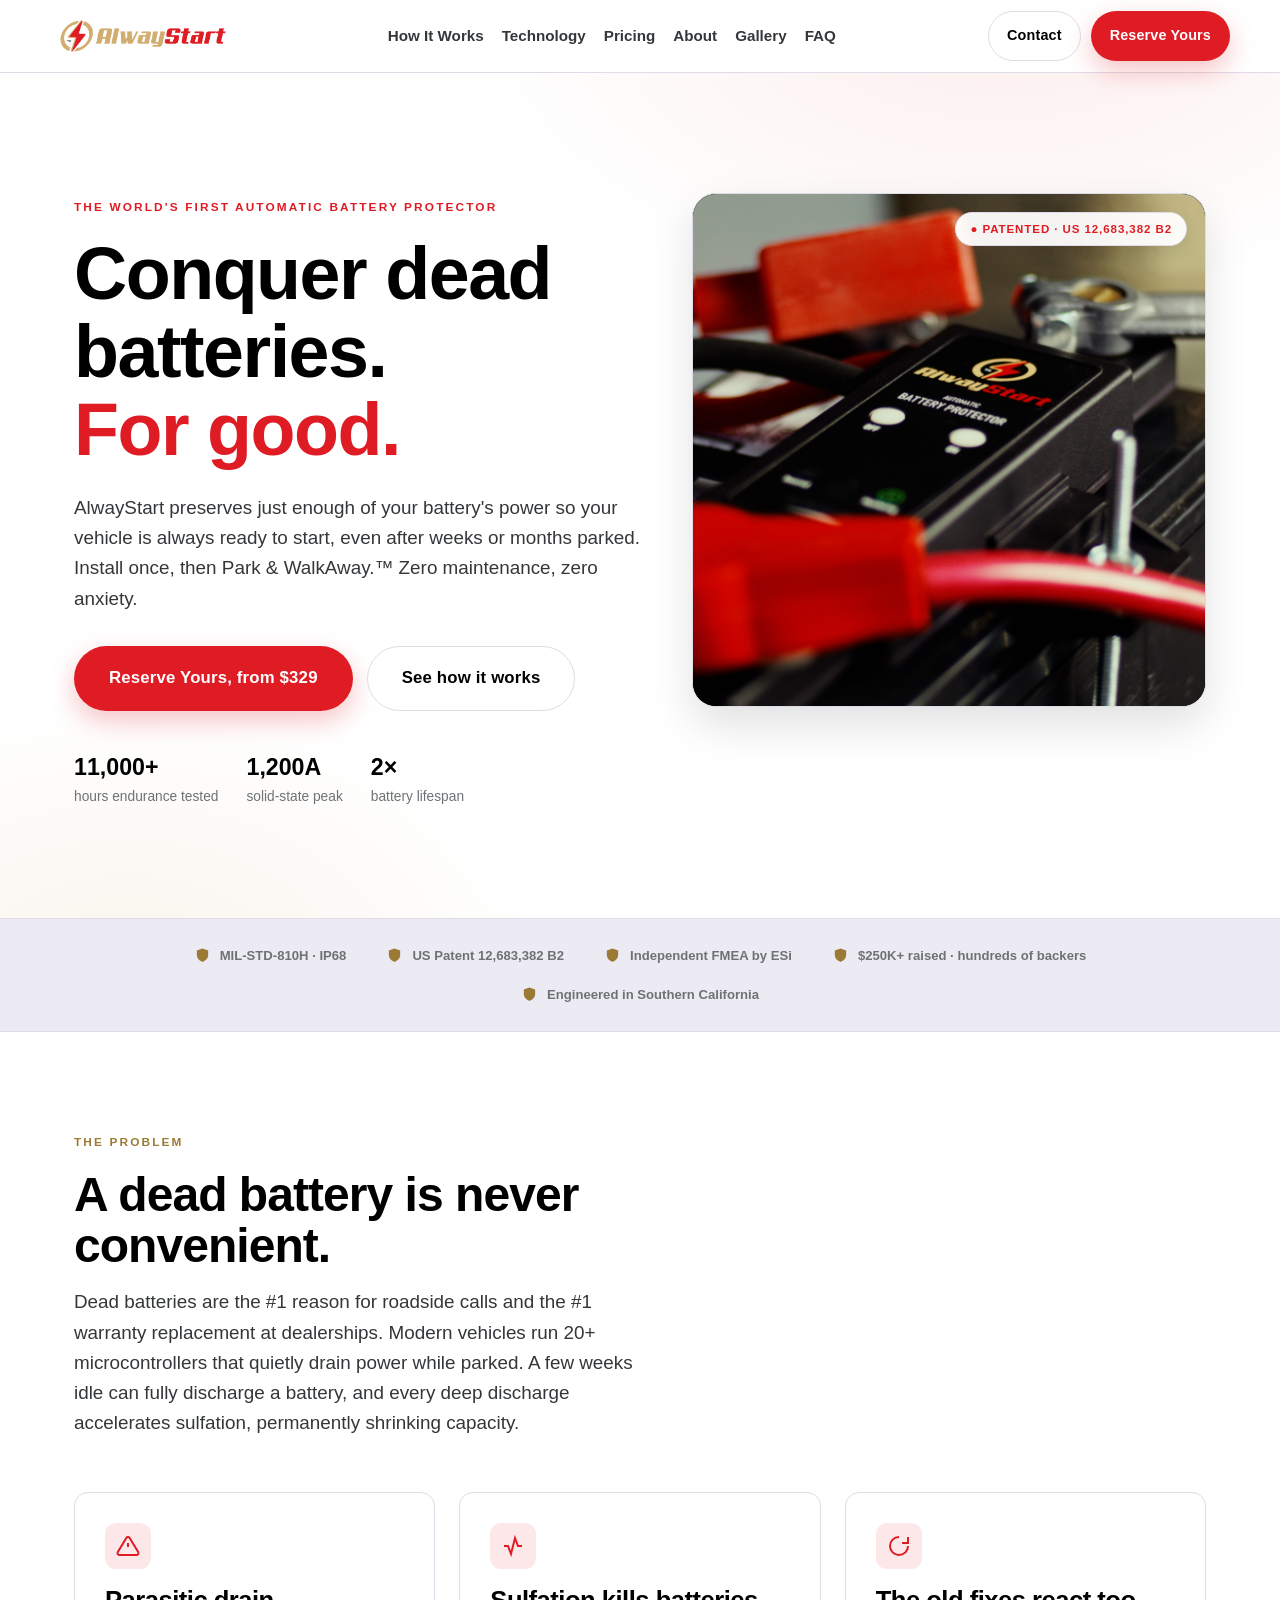
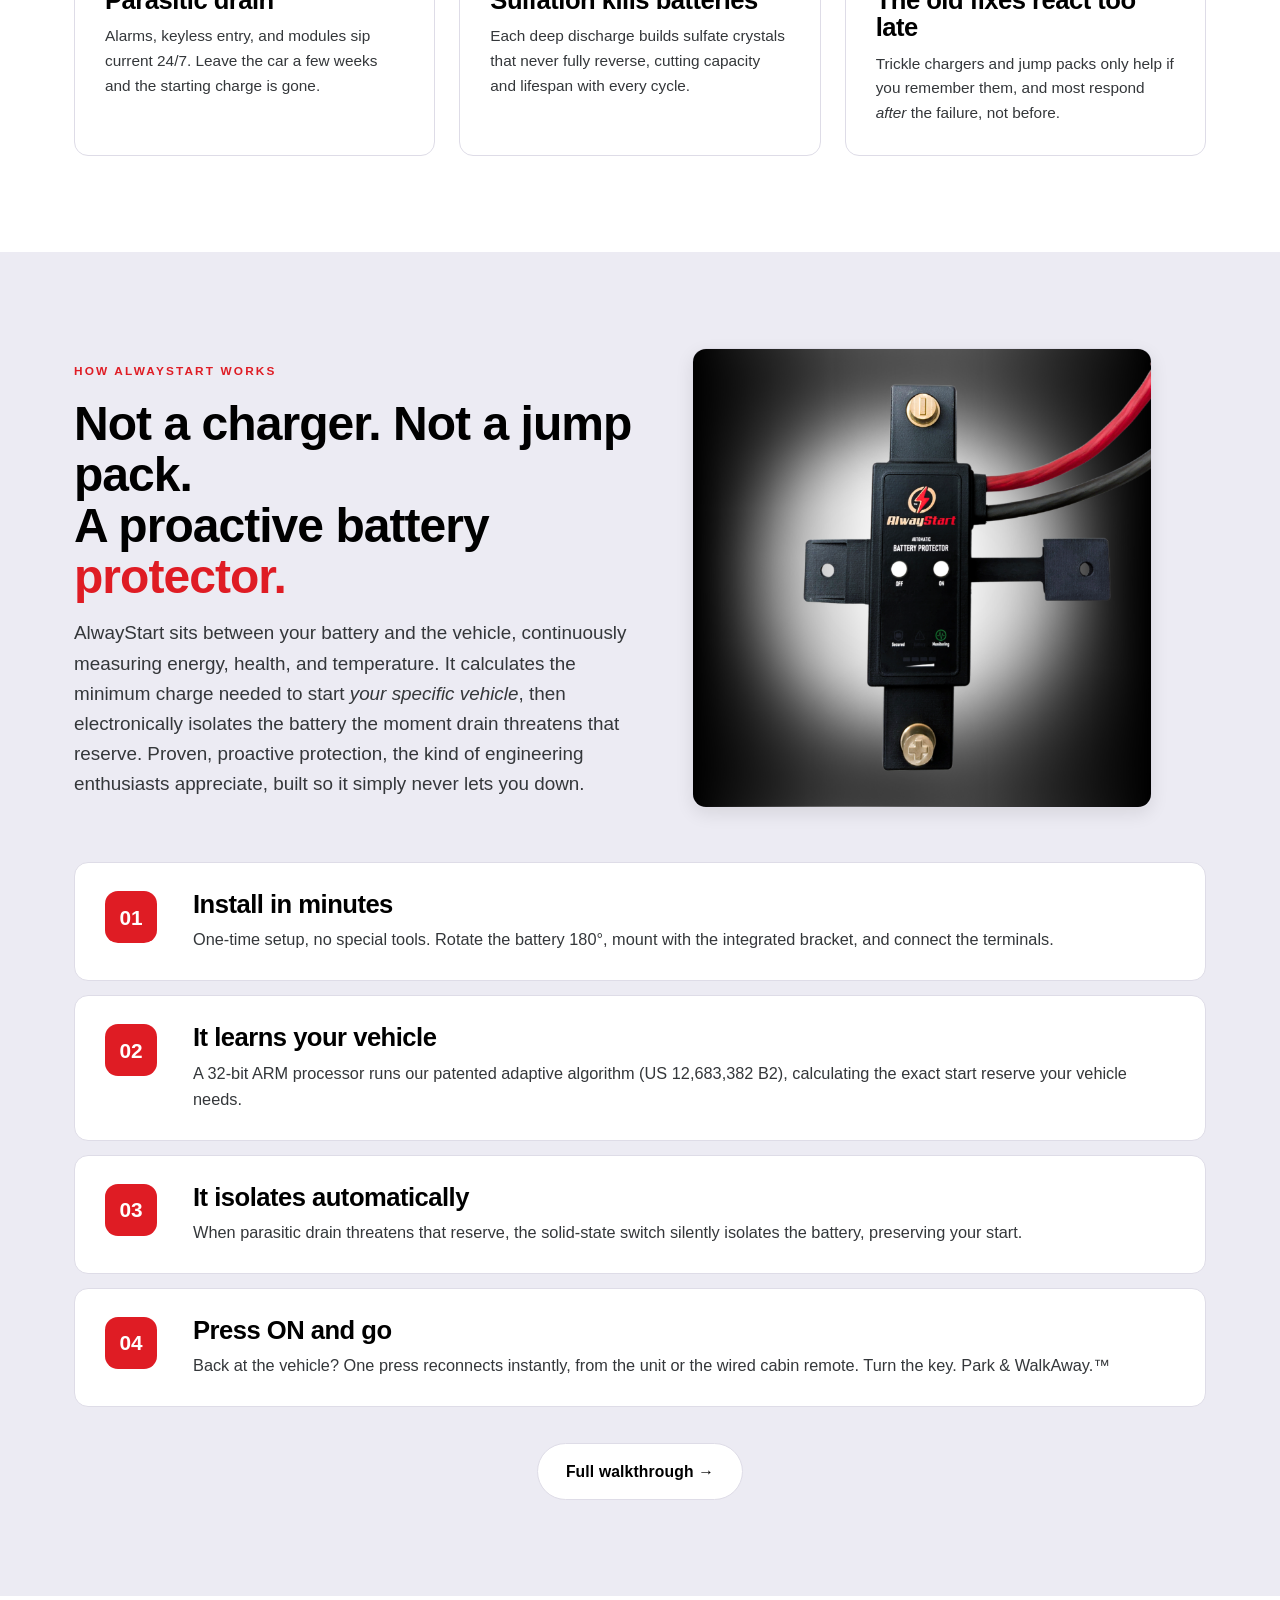
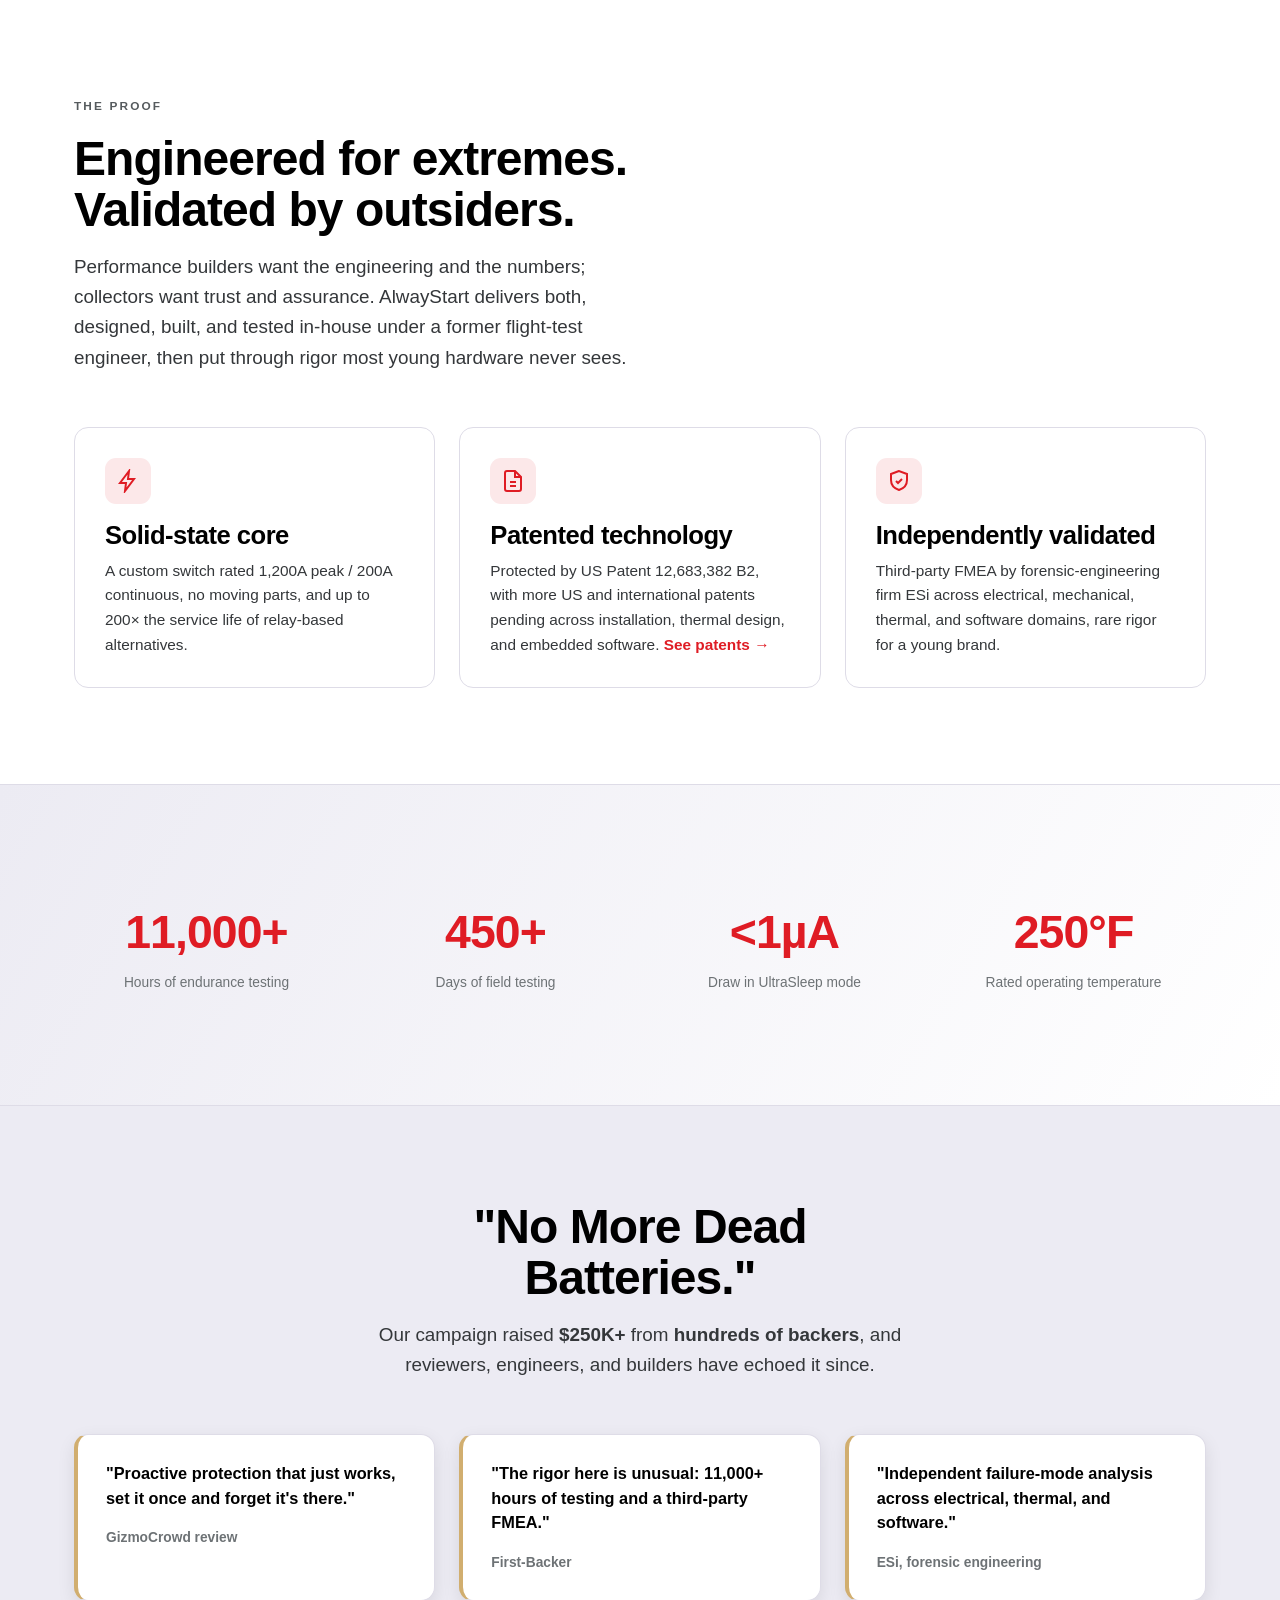
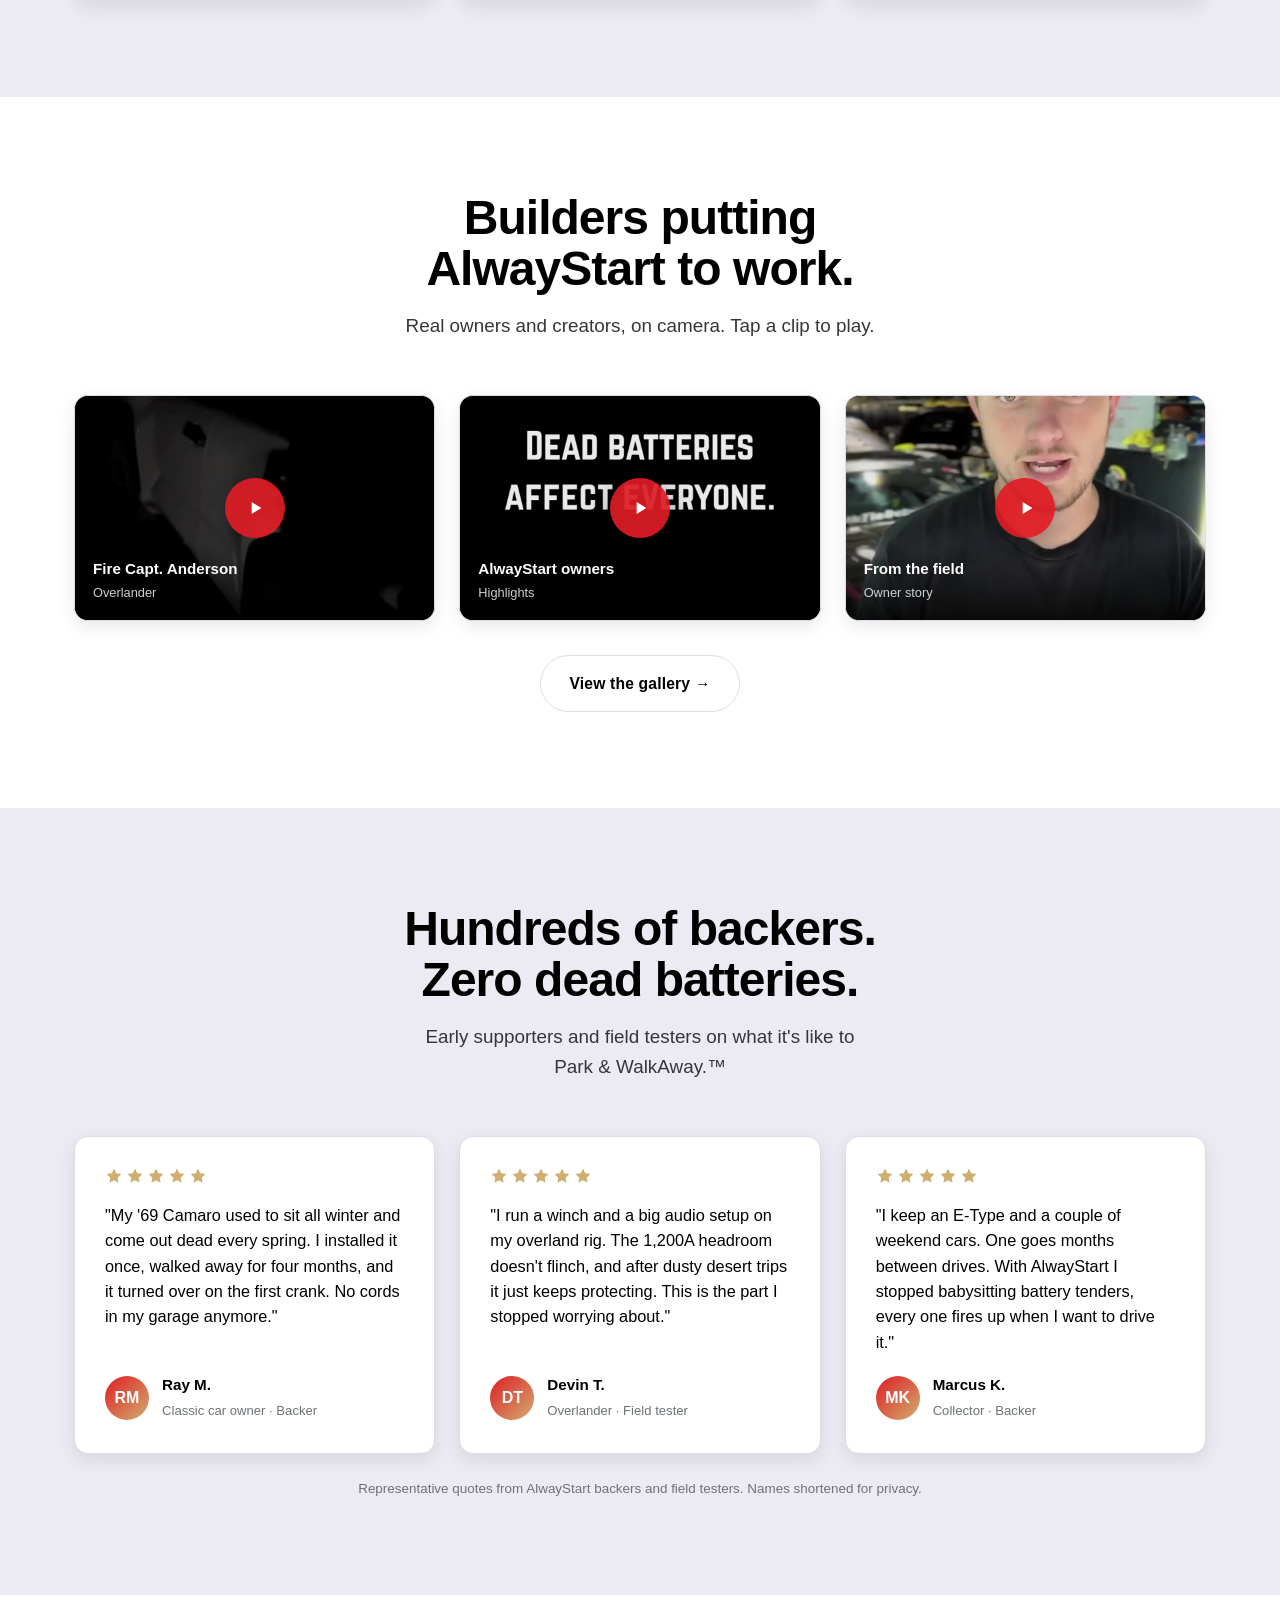
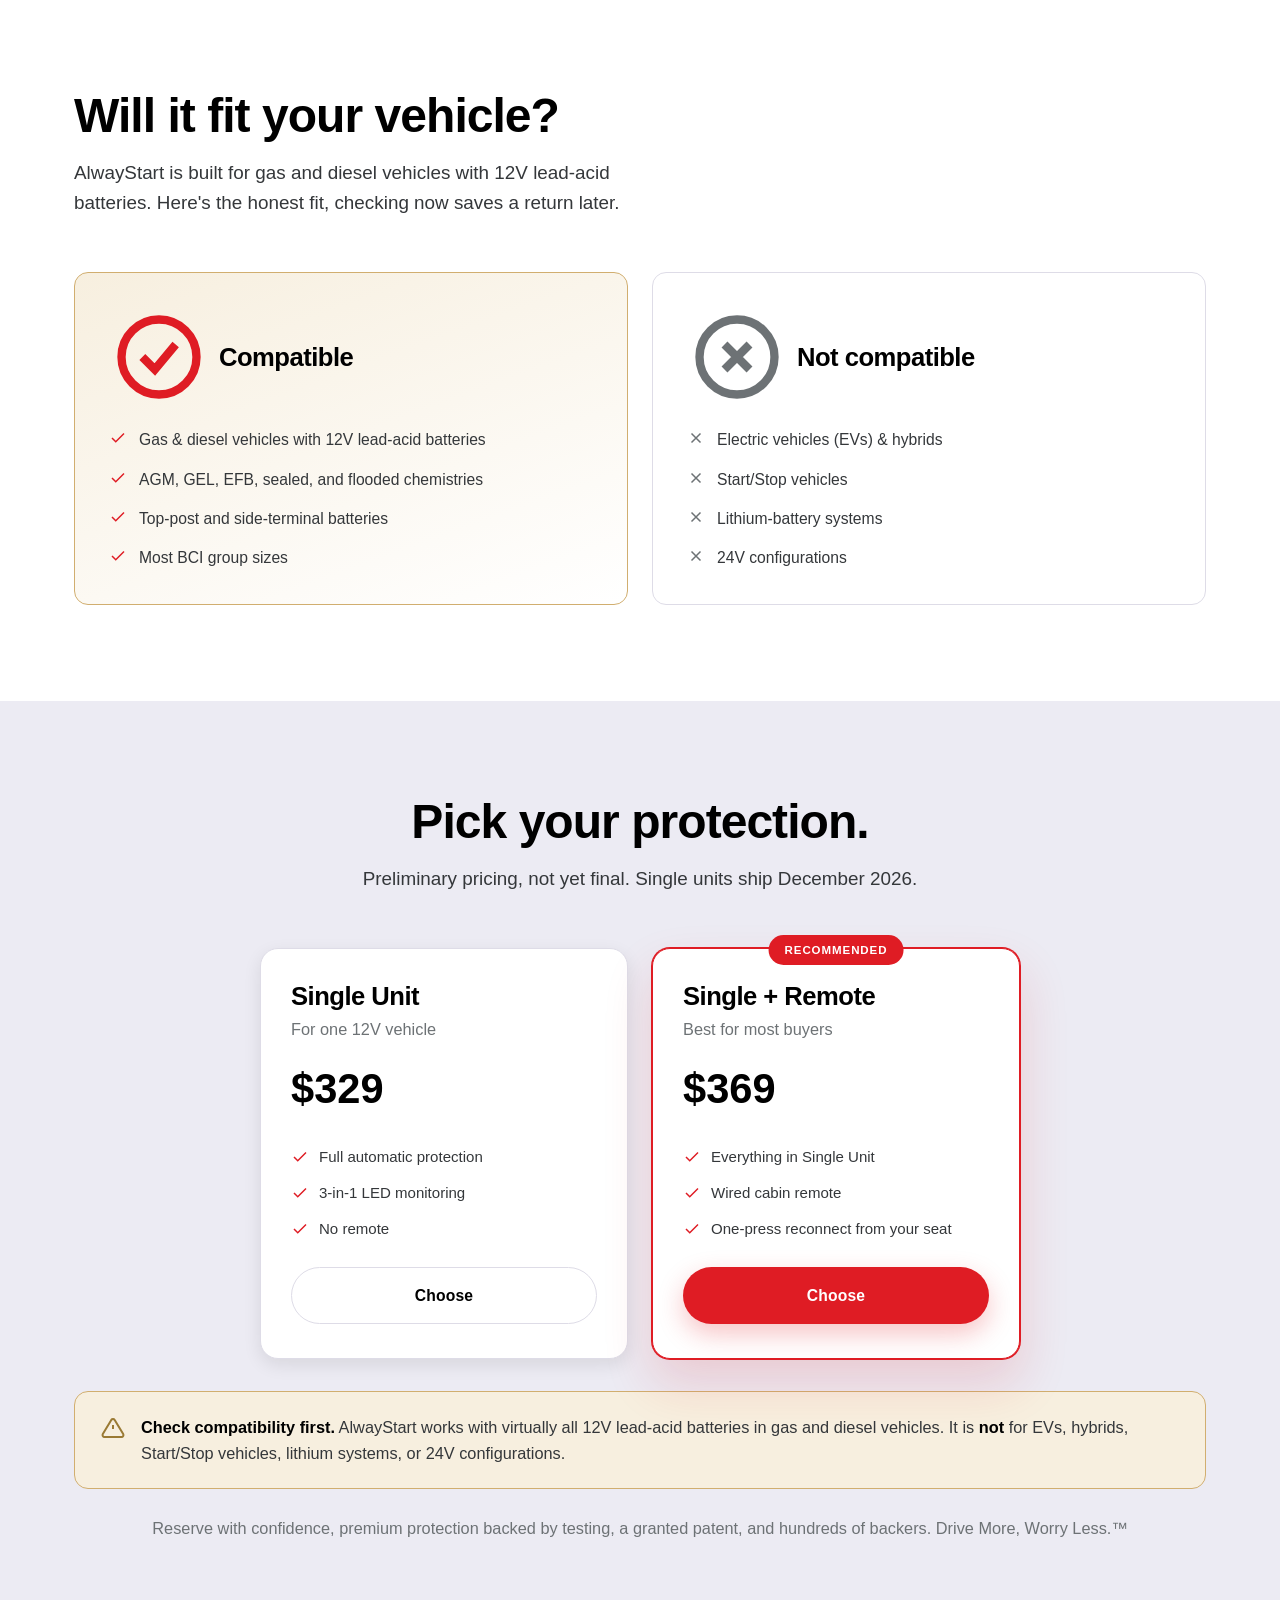
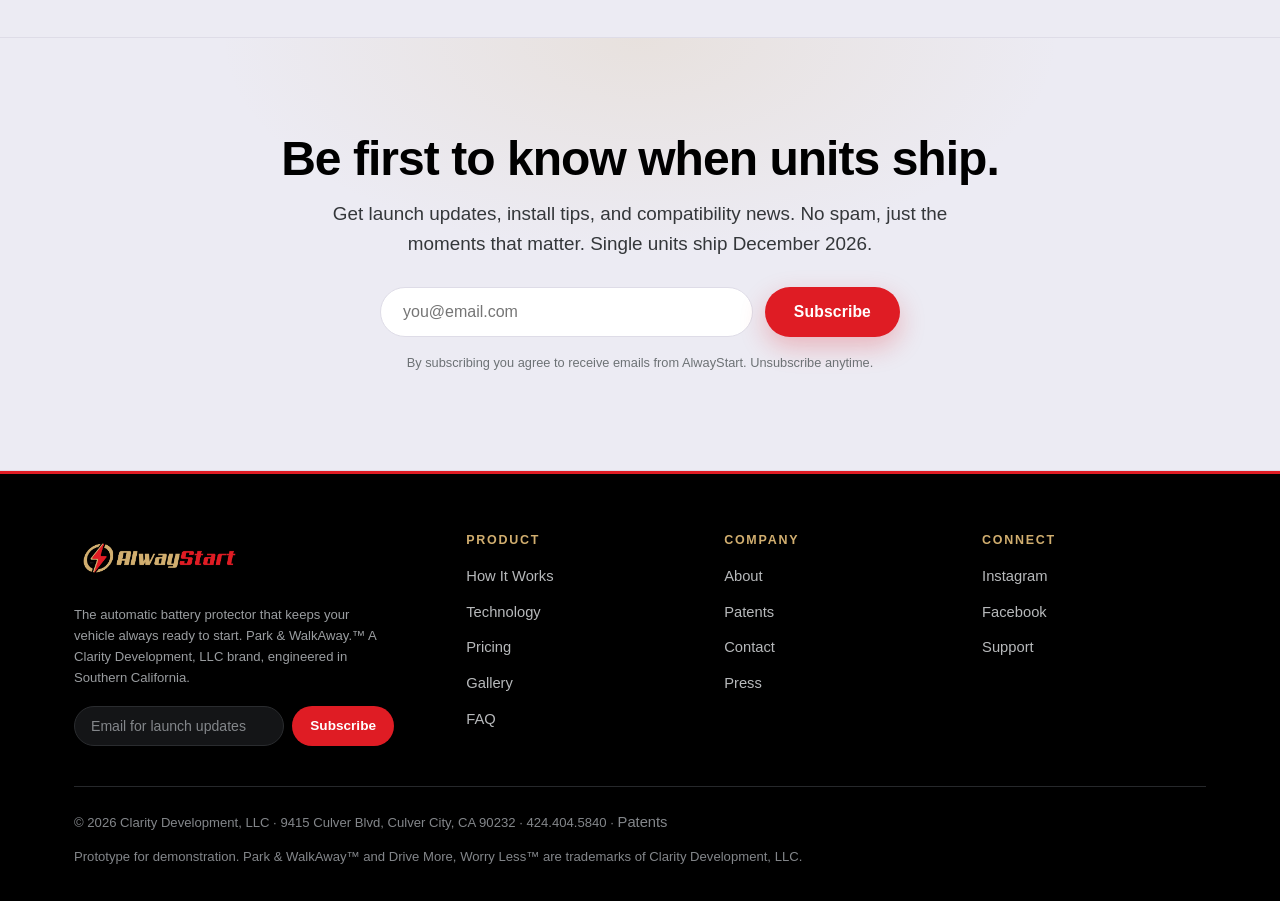
<file: index.html>
<!DOCTYPE html>
<html lang="en">
<head>
<meta charset="UTF-8">
<meta name="viewport" content="width=device-width, initial-scale=1.0">
<title>AlwayStart, The World's First Automatic Battery Protector</title>
<meta name="description" content="AlwayStart preserves enough of your 12V battery's power so your vehicle is always ready to start. Install once, then Park & WalkAway. Zero maintenance, zero anxiety.">
<link rel="preconnect" href="https://fonts.googleapis.com">
<link rel="icon" type="image/png" href="assets/logo-mark.png">
<link rel="stylesheet" href="styles.css">
</head>
<body>

<!-- NAV -->
<header class="nav">
  <div class="container nav-inner">
    <a href="index.html" class="brand" aria-label="AlwayStart home"><img src="assets/logo-dark.png" alt="AlwayStart" class="brand-mark"></a>
    <nav>
      <ul class="nav-links">
        <li><a href="how-it-works.html">How It Works</a></li>
        <li><a href="technology.html">Technology</a></li>
        <li><a href="pricing.html">Pricing</a></li>
        <li><a href="about.html">About</a></li>
        <li><a href="media.html">Gallery</a></li>
        <li><a href="faq.html">FAQ</a></li>
      </ul>
    </nav>
    <div class="nav-cta">
      <a href="contact.html" class="btn btn-ghost">Contact</a>
      <a href="pricing.html" class="btn btn-primary">Reserve Yours</a>
      <button class="nav-toggle" aria-label="Menu"><span></span><span></span><span></span></button>
    </div>
  </div>
</header>

<!-- 1 · HERO -->
<section class="hero">
  <div class="container hero-grid">
    <div>
      <span class="eyebrow">The world's first automatic battery protector</span>
      <h1>Conquer dead<br>batteries.<br> <span>For good.</span></h1>
      <p class="lead">AlwayStart preserves just enough of your battery's power so your vehicle is always ready to start, even after weeks or months parked. Install once, then Park&nbsp;&&nbsp;WalkAway.™ Zero maintenance, zero anxiety.</p>
      <div class="hero-cta">
        <a href="pricing.html" class="btn btn-primary btn-lg">Reserve Yours, from $329</a>
        <a href="how-it-works.html" class="btn btn-ghost btn-lg">See how it works</a>
      </div>
      <div class="hero-proof">
        <div><b>11,000+</b>hours endurance tested</div>
        <div><b>1,200A</b>solid-state peak</div>
        <div><b>2×</b>battery lifespan</div>
      </div>
    </div>
    <div class="hero-media reveal">
      <span class="hero-badge">● PATENTED · US 12,683,382 B2</span>
      <img src="assets/AS%20installed%20BMW2.jpg" alt="AlwayStart installed on a vehicle's 12V battery">
    </div>
  </div>
</section>

<!-- TRUST STRIP -->
<div class="strip">
  <div class="container strip-inner">
    <span class="strip-item"><svg viewBox="0 0 24 24" fill="currentColor"><path d="M12 2 4 5v6c0 5 3.4 8.5 8 10 4.6-1.5 8-5 8-10V5l-8-3Z"/></svg> MIL-STD-810H · IP68</span>
    <span class="strip-item"><svg viewBox="0 0 24 24" fill="currentColor"><path d="M12 2 4 5v6c0 5 3.4 8.5 8 10 4.6-1.5 8-5 8-10V5l-8-3Z"/></svg> US Patent 12,683,382 B2</span>
    <span class="strip-item"><svg viewBox="0 0 24 24" fill="currentColor"><path d="M12 2 4 5v6c0 5 3.4 8.5 8 10 4.6-1.5 8-5 8-10V5l-8-3Z"/></svg> Independent FMEA by ESi</span>
    <span class="strip-item"><svg viewBox="0 0 24 24" fill="currentColor"><path d="M12 2 4 5v6c0 5 3.4 8.5 8 10 4.6-1.5 8-5 8-10V5l-8-3Z"/></svg> $250K+ raised · hundreds of backers</span>
    <span class="strip-item"><svg viewBox="0 0 24 24" fill="currentColor"><path d="M12 2 4 5v6c0 5 3.4 8.5 8 10 4.6-1.5 8-5 8-10V5l-8-3Z"/></svg> Engineered in Southern California</span>
  </div>
</div>

<!-- 2 · PROBLEM -->
<section>
  <div class="container">
    <div class="section-head reveal">
      <span class="eyebrow amber">The problem</span>
      <h2>A dead battery is never convenient.</h2>
      <p class="lead">Dead batteries are the #1 reason for roadside calls and the #1 warranty replacement at dealerships. Modern vehicles run 20+ microcontrollers that quietly drain power while parked. A few weeks idle can fully discharge a battery, and every deep discharge accelerates sulfation, permanently shrinking capacity.</p>
    </div>
    <div class="grid-3">
      <div class="card reveal">
        <div class="ico"><svg viewBox="0 0 24 24" fill="none" stroke="currentColor" stroke-width="2"><path d="M12 9v4m0 4h.01M10.3 3.9 1.8 18a2 2 0 0 0 1.7 3h17a2 2 0 0 0 1.7-3L13.7 3.9a2 2 0 0 0-3.4 0Z"/></svg></div>
        <h3>Parasitic drain</h3>
        <p>Alarms, keyless entry, and modules sip current 24/7. Leave the car a few weeks and the starting charge is gone.</p>
      </div>
      <div class="card reveal">
        <div class="ico"><svg viewBox="0 0 24 24" fill="none" stroke="currentColor" stroke-width="2"><path d="M3 12h4l3 8 4-16 3 8h4"/></svg></div>
        <h3>Sulfation kills batteries</h3>
        <p>Each deep discharge builds sulfate crystals that never fully reverse, cutting capacity and lifespan with every cycle.</p>
      </div>
      <div class="card reveal">
        <div class="ico"><svg viewBox="0 0 24 24" fill="none" stroke="currentColor" stroke-width="2"><path d="M21 12a9 9 0 1 1-9-9m9 0v6h-6"/></svg></div>
        <h3>The old fixes react too late</h3>
        <p>Trickle chargers and jump packs only help if you remember them, and most respond <em>after</em> the failure, not before.</p>
      </div>
    </div>
  </div>
</section>

<!-- 3 · HOW ALWAYSTART WORKS -->
<section class="alt">
  <div class="container">
    <div class="hero-grid" style="align-items:center;margin-bottom:54px">
      <div class="section-head reveal" style="margin-bottom:0">
        <span class="eyebrow">How AlwayStart works</span>
        <h2>Not a charger. Not a jump pack.<br>A proactive battery <span style="color:var(--volt)">protector.</span></h2>
        <p class="lead">AlwayStart sits between your battery and the vehicle, continuously measuring energy, health, and temperature. It calculates the minimum charge needed to start <em>your specific vehicle</em>, then electronically isolates the battery the moment drain threatens that reserve. Proven, proactive protection, the kind of engineering enthusiasts appreciate, built so it simply never lets you down.</p>
      </div>
      <div class="reveal" style="text-align:center">
        <img src="media/Product/AS%20white%20center%20black%20edge.png" alt="AlwayStart automatic battery protector" style="width:100%;max-width:460px;border-radius:var(--radius);border:1px solid var(--line);box-shadow:var(--shadow-sm)">
      </div>
    </div>

    <div class="steps">
      <div class="step reveal"><span class="num"></span><div><h3>Install in minutes</h3><p>One-time setup, no special tools. Rotate the battery 180°, mount with the integrated bracket, and connect the terminals.</p></div></div>
      <div class="step reveal"><span class="num"></span><div><h3>It learns your vehicle</h3><p>A 32-bit ARM processor runs our patented adaptive algorithm (US 12,683,382 B2), calculating the exact start reserve your vehicle needs.</p></div></div>
      <div class="step reveal"><span class="num"></span><div><h3>It isolates automatically</h3><p>When parasitic drain threatens that reserve, the solid-state switch silently isolates the battery, preserving your start.</p></div></div>
      <div class="step reveal"><span class="num"></span><div><h3>Press ON and go</h3><p>Back at the vehicle? One press reconnects instantly, from the unit or the wired cabin remote. Turn the key. Park&nbsp;&&nbsp;WalkAway.™</p></div></div>
    </div>
    <div class="center" style="margin-top:36px"><a href="how-it-works.html" class="btn btn-ghost">Full walkthrough →</a></div>
  </div>
</section>

<!-- 4 · PROOF -->
<section>
  <div class="container">
    <div class="section-head reveal">
      <span class="eyebrow blue">The proof</span>
      <h2>Engineered for extremes. Validated by outsiders.</h2>
      <p class="lead">Performance builders want the engineering and the numbers; collectors want trust and assurance. AlwayStart delivers both, designed, built, and tested in-house under a former flight-test engineer, then put through rigor most young hardware never sees.</p>
    </div>
    <div class="grid-3">
      <div class="card reveal">
        <div class="ico"><svg viewBox="0 0 24 24" fill="none" stroke="currentColor" stroke-width="2"><path d="M13 2 4 14h6l-1 8 9-12h-6l1-8Z"/></svg></div>
        <h3>Solid-state core</h3>
        <p>A custom switch rated 1,200A peak / 200A continuous, no moving parts, and up to 200× the service life of relay-based alternatives.</p>
      </div>
      <div class="card reveal">
        <div class="ico"><svg viewBox="0 0 24 24" fill="none" stroke="currentColor" stroke-width="2"><path d="M14 2H6a2 2 0 0 0-2 2v16a2 2 0 0 0 2 2h12a2 2 0 0 0 2-2V8z"/><path d="M14 2v6h6M9 13h6M9 17h6"/></svg></div>
        <h3>Patented technology</h3>
        <p>Protected by US Patent 12,683,382 B2, with more US and international patents pending across installation, thermal design, and embedded software. <a href="patents.html" style="color:var(--volt);font-weight:700">See patents →</a></p>
      </div>
      <div class="card reveal">
        <div class="ico"><svg viewBox="0 0 24 24" fill="none" stroke="currentColor" stroke-width="2"><path d="M12 2 4 5v6c0 5 3.4 8.5 8 10 4.6-1.5 8-5 8-10V5l-8-3Z"/><path d="m9 12 2 2 4-4"/></svg></div>
        <h3>Independently validated</h3>
        <p>Third-party FMEA by forensic-engineering firm ESi across electrical, mechanical, thermal, and software domains, rare rigor for a young brand.</p>
      </div>
    </div>
  </div>
</section>

<!-- Proof · testing numbers -->
<section class="statband">
  <div class="container">
    <div class="grid-4">
      <div class="stat reveal"><b>11,000+</b><span>Hours of endurance testing</span></div>
      <div class="stat reveal"><b>450+</b><span>Days of field testing</span></div>
      <div class="stat reveal"><b>&lt;1µA</b><span>Draw in UltraSleep mode</span></div>
      <div class="stat reveal"><b>250°F</b><span>Rated operating temperature</span></div>
    </div>
  </div>
</section>

<!-- Proof · Kickstarter success + press -->
<section class="alt">
  <div class="container">
    <div class="section-head center reveal">
      <!-- <span class="eyebrow">Backed on Kickstarter</span> -->
      <h2>"No More Dead Batteries."</h2>
      <p class="lead">Our campaign raised <b>$250K+</b> from <b>hundreds of backers</b>, and reviewers, engineers, and builders have echoed it since.</p>
    </div>
    <div class="cred-quotes reveal">
      <blockquote>
        <p>"Proactive protection that just works, set it once and forget it's there."</p>
        <cite>GizmoCrowd review</cite>
      </blockquote>
      <blockquote>
        <p>"The rigor here is unusual: 11,000+ hours of testing and a third-party FMEA."</p>
        <cite>First-Backer</cite>
      </blockquote>
      <blockquote>
        <p>"Independent failure-mode analysis across electrical, thermal, and software."</p>
        <cite>ESi, forensic engineering</cite>
      </blockquote>
    </div>
  </div>
</section>

<!-- Proof · influencer clips -->
<section id="clips">
  <div class="container">
    <div class="section-head center reveal">
      <!-- <span class="eyebrow">From the garage, on camera</span> -->
      <h2>Builders putting AlwayStart to work.</h2>
      <p class="lead">Real owners and creators, on camera. Tap a clip to play.</p>
    </div>
    <div class="clip-grid">
      <a href="media/Influencer%20Video/anderson-overland.mp4" data-video class="clip reveal">
        <img src="media/Influencer%20Video/posters/anderson.jpg" alt="Fire Captain Anderson's overland rig">
        <span class="clip-play"><svg viewBox="0 0 24 24" fill="currentColor"><path d="M8 6.5v11l9-5.5-9-5.5Z"/></svg></span>
        <span class="clip-meta"><b>Fire Capt. Anderson</b><small>Overlander</small></span>
      </a>
      <a href="media/Influencer%20Video/Montagev1.mp4" data-video class="clip reveal">
        <img src="media/Influencer%20Video/posters/montage.jpg" alt="AlwayStart owner highlights montage">
        <span class="clip-play"><svg viewBox="0 0 24 24" fill="currentColor"><path d="M8 6.5v11l9-5.5-9-5.5Z"/></svg></span>
        <span class="clip-meta"><b>AlwayStart owners</b><small>Highlights</small></span>
      </a>
      <a href="media/Influencer%20Video/10hrsleft.mp4" data-video class="clip reveal">
        <img src="media/Influencer%20Video/posters/10hrsleft.jpg" alt="Owner field story clip">
        <span class="clip-play"><svg viewBox="0 0 24 24" fill="currentColor"><path d="M8 6.5v11l9-5.5-9-5.5Z"/></svg></span>
        <span class="clip-meta"><b>From the field</b><small>Owner story</small></span>
      </a>
    </div>
    <div class="center" style="margin-top:34px"><a href="media.html" class="btn btn-ghost">View the gallery →</a></div>
  </div>
</section>

<!-- Proof · testimonials -->
<section class="alt">
  <div class="container">
    <div class="section-head center reveal">
      <!-- <span class="eyebrow">From the people who backed it</span> -->
      <h2>Hundreds of backers. Zero dead batteries.</h2>
      <p class="lead">Early supporters and field testers on what it's like to Park&nbsp;&&nbsp;WalkAway.™</p>
    </div>
    <div class="quotes">
      <div class="quote reveal">
        <div class="stars">
          <svg viewBox="0 0 24 24" fill="currentColor"><path d="m12 2 3 6.3 6.9 1-5 4.9 1.2 6.8L12 17.8 5.9 21l1.2-6.8-5-4.9 6.9-1L12 2Z"/></svg>
          <svg viewBox="0 0 24 24" fill="currentColor"><path d="m12 2 3 6.3 6.9 1-5 4.9 1.2 6.8L12 17.8 5.9 21l1.2-6.8-5-4.9 6.9-1L12 2Z"/></svg>
          <svg viewBox="0 0 24 24" fill="currentColor"><path d="m12 2 3 6.3 6.9 1-5 4.9 1.2 6.8L12 17.8 5.9 21l1.2-6.8-5-4.9 6.9-1L12 2Z"/></svg>
          <svg viewBox="0 0 24 24" fill="currentColor"><path d="m12 2 3 6.3 6.9 1-5 4.9 1.2 6.8L12 17.8 5.9 21l1.2-6.8-5-4.9 6.9-1L12 2Z"/></svg>
          <svg viewBox="0 0 24 24" fill="currentColor"><path d="m12 2 3 6.3 6.9 1-5 4.9 1.2 6.8L12 17.8 5.9 21l1.2-6.8-5-4.9 6.9-1L12 2Z"/></svg>
        </div>
        <p>"My '69 Camaro used to sit all winter and come out dead every spring. I installed it once, walked away for four months, and it turned over on the first crank. No cords in my garage anymore."</p>
        <div class="who"><span class="av">RM</span><div><b>Ray M.</b><span>Classic car owner · Backer</span></div></div>
      </div>
      <div class="quote reveal">
        <div class="stars">
          <svg viewBox="0 0 24 24" fill="currentColor"><path d="m12 2 3 6.3 6.9 1-5 4.9 1.2 6.8L12 17.8 5.9 21l1.2-6.8-5-4.9 6.9-1L12 2Z"/></svg>
          <svg viewBox="0 0 24 24" fill="currentColor"><path d="m12 2 3 6.3 6.9 1-5 4.9 1.2 6.8L12 17.8 5.9 21l1.2-6.8-5-4.9 6.9-1L12 2Z"/></svg>
          <svg viewBox="0 0 24 24" fill="currentColor"><path d="m12 2 3 6.3 6.9 1-5 4.9 1.2 6.8L12 17.8 5.9 21l1.2-6.8-5-4.9 6.9-1L12 2Z"/></svg>
          <svg viewBox="0 0 24 24" fill="currentColor"><path d="m12 2 3 6.3 6.9 1-5 4.9 1.2 6.8L12 17.8 5.9 21l1.2-6.8-5-4.9 6.9-1L12 2Z"/></svg>
          <svg viewBox="0 0 24 24" fill="currentColor"><path d="m12 2 3 6.3 6.9 1-5 4.9 1.2 6.8L12 17.8 5.9 21l1.2-6.8-5-4.9 6.9-1L12 2Z"/></svg>
        </div>
        <p>"I run a winch and a big audio setup on my overland rig. The 1,200A headroom doesn't flinch, and after dusty desert trips it just keeps protecting. This is the part I stopped worrying about."</p>
        <div class="who"><span class="av">DT</span><div><b>Devin T.</b><span>Overlander · Field tester</span></div></div>
      </div>
      <div class="quote reveal">
        <div class="stars">
          <svg viewBox="0 0 24 24" fill="currentColor"><path d="m12 2 3 6.3 6.9 1-5 4.9 1.2 6.8L12 17.8 5.9 21l1.2-6.8-5-4.9 6.9-1L12 2Z"/></svg>
          <svg viewBox="0 0 24 24" fill="currentColor"><path d="m12 2 3 6.3 6.9 1-5 4.9 1.2 6.8L12 17.8 5.9 21l1.2-6.8-5-4.9 6.9-1L12 2Z"/></svg>
          <svg viewBox="0 0 24 24" fill="currentColor"><path d="m12 2 3 6.3 6.9 1-5 4.9 1.2 6.8L12 17.8 5.9 21l1.2-6.8-5-4.9 6.9-1L12 2Z"/></svg>
          <svg viewBox="0 0 24 24" fill="currentColor"><path d="m12 2 3 6.3 6.9 1-5 4.9 1.2 6.8L12 17.8 5.9 21l1.2-6.8-5-4.9 6.9-1L12 2Z"/></svg>
          <svg viewBox="0 0 24 24" fill="currentColor"><path d="m12 2 3 6.3 6.9 1-5 4.9 1.2 6.8L12 17.8 5.9 21l1.2-6.8-5-4.9 6.9-1L12 2Z"/></svg>
        </div>
        <p>"I keep an E-Type and a couple of weekend cars. One goes months between drives. With AlwayStart I stopped babysitting battery tenders, every one fires up when I want to drive it."</p>
        <div class="who"><span class="av">MK</span><div><b>Marcus K.</b><span>Collector · Backer</span></div></div>
      </div>
    </div>
    <p class="muted center" style="margin-top:24px;font-size:.84rem">Representative quotes from AlwayStart backers and field testers. Names shortened for privacy.</p>
  </div>
</section>

<!-- 5 · COMPATIBILITY -->
<section>
  <div class="container">
    <div class="section-head reveal">
      <!-- <span class="eyebrow">Compatibility</span> -->
      <h2>Will it fit your vehicle?</h2>
      <p class="lead">AlwayStart is built for gas and diesel vehicles with 12V lead-acid batteries. Here's the honest fit, checking now saves a return later.</p>
    </div>
    <div class="compare">
      <div class="col new reveal">
        <h3><svg class="ck" viewBox="0 0 24 24" fill="none" stroke="currentColor" stroke-width="2"><circle cx="12" cy="12" r="9"/><path d="m8 12 3 3 5-6"/></svg> Compatible</h3>
        <ul>
          <li><svg class="ck" viewBox="0 0 24 24" fill="none" stroke="currentColor" stroke-width="2"><path d="M20 6 9 17l-5-5"/></svg> Gas &amp; diesel vehicles with 12V lead-acid batteries</li>
          <li><svg class="ck" viewBox="0 0 24 24" fill="none" stroke="currentColor" stroke-width="2"><path d="M20 6 9 17l-5-5"/></svg> AGM, GEL, EFB, sealed, and flooded chemistries</li>
          <li><svg class="ck" viewBox="0 0 24 24" fill="none" stroke="currentColor" stroke-width="2"><path d="M20 6 9 17l-5-5"/></svg> Top-post and side-terminal batteries</li>
          <li><svg class="ck" viewBox="0 0 24 24" fill="none" stroke="currentColor" stroke-width="2"><path d="M20 6 9 17l-5-5"/></svg> Most BCI group sizes</li>
        </ul>
      </div>
      <div class="col old reveal">
        <h3><svg class="x" viewBox="0 0 24 24" fill="none" stroke="currentColor" stroke-width="2"><circle cx="12" cy="12" r="9"/><path d="M15 9l-6 6M9 9l6 6"/></svg> Not compatible</h3>
        <ul>
          <li><svg class="x" viewBox="0 0 24 24" fill="none" stroke="currentColor" stroke-width="2"><path d="M18 6 6 18M6 6l12 12"/></svg> Electric vehicles (EVs) &amp; hybrids</li>
          <li><svg class="x" viewBox="0 0 24 24" fill="none" stroke="currentColor" stroke-width="2"><path d="M18 6 6 18M6 6l12 12"/></svg> Start/Stop vehicles</li>
          <li><svg class="x" viewBox="0 0 24 24" fill="none" stroke="currentColor" stroke-width="2"><path d="M18 6 6 18M6 6l12 12"/></svg> Lithium-battery systems</li>
          <li><svg class="x" viewBox="0 0 24 24" fill="none" stroke="currentColor" stroke-width="2"><path d="M18 6 6 18M6 6l12 12"/></svg> 24V configurations</li>
        </ul>
      </div>
    </div>
  </div>
</section>

<!-- 6 · RESERVE -->
<section class="alt">
  <div class="container">
    <div class="section-head center reveal">
      <!-- <span class="eyebrow">Reserve yours</span> -->
      <h2>Pick your protection.</h2>
      <p class="lead">Preliminary pricing, not yet final. Single units ship December 2026.</p>
    </div>
    <div class="tiers tiers-2">
      <div class="tier reveal">
        <h3>Single Unit</h3>
        <p class="muted">For one 12V vehicle</p>
        <div class="price">$329</div>
        <ul>
          <li><svg viewBox="0 0 24 24" fill="none" stroke="currentColor" stroke-width="2"><path d="M20 6 9 17l-5-5"/></svg> Full automatic protection</li>
          <li><svg viewBox="0 0 24 24" fill="none" stroke="currentColor" stroke-width="2"><path d="M20 6 9 17l-5-5"/></svg> 3-in-1 LED monitoring</li>
          <li><svg viewBox="0 0 24 24" fill="none" stroke="currentColor" stroke-width="2"><path d="M20 6 9 17l-5-5"/></svg> No remote</li>
        </ul>
        <a href="pricing.html" class="btn btn-ghost">Choose</a>
      </div>
      <div class="tier best reveal">
        <span class="tag">Recommended</span>
        <h3>Single + Remote</h3>
        <p class="muted">Best for most buyers</p>
        <div class="price">$369</div>
        <ul>
          <li><svg viewBox="0 0 24 24" fill="none" stroke="currentColor" stroke-width="2"><path d="M20 6 9 17l-5-5"/></svg> Everything in Single Unit</li>
          <li><svg viewBox="0 0 24 24" fill="none" stroke="currentColor" stroke-width="2"><path d="M20 6 9 17l-5-5"/></svg> Wired cabin remote</li>
          <li><svg viewBox="0 0 24 24" fill="none" stroke="currentColor" stroke-width="2"><path d="M20 6 9 17l-5-5"/></svg> One-press reconnect from your seat</li>
        </ul>
        <a href="pricing.html" class="btn btn-primary">Choose</a>
      </div>
    </div>
    <div class="compat reveal" style="margin-top:32px">
      <svg viewBox="0 0 24 24" fill="none" stroke="currentColor" stroke-width="2"><path d="M12 9v4m0 4h.01M10.3 3.9 1.8 18a2 2 0 0 0 1.7 3h17a2 2 0 0 0 1.7-3L13.7 3.9a2 2 0 0 0-3.4 0Z"/></svg>
      <p><b>Check compatibility first.</b> AlwayStart works with virtually all 12V lead-acid batteries in gas and diesel vehicles. It is <b>not</b> for EVs, hybrids, Start/Stop vehicles, lithium systems, or 24V configurations.</p>
    </div>
    <p class="muted center" style="margin-top:26px">Reserve with confidence, premium protection backed by testing, a granted patent, and hundreds of backers. Drive More, Worry Less.™</p>
  </div>
</section>

<!-- STAY IN THE LOOP (below reserve) -->
<section class="news">
  <div class="container">
    <div class="news-card reveal">
      <h2>Be first to know when units ship.</h2>
      <p class="lead" style="margin:0 auto">Get launch updates, install tips, and compatibility news. No spam, just the moments that matter. Single units ship December 2026.</p>
      <form class="news-form" data-news>
        <input type="email" placeholder="you@email.com" aria-label="Email address" required>
        <button type="submit" class="btn btn-primary">Subscribe</button>
      </form>
      <p class="news-ok">You're on the list, watch your inbox. (Prototype: not actually subscribed.)</p>
      <p class="news-fine">By subscribing you agree to receive emails from AlwayStart. Unsubscribe anytime.</p>
    </div>
  </div>
</section>

<!-- FOOTER -->
<footer class="site">
  <div class="container">
    <div class="foot-grid">
      <div>
        <a href="index.html" class="brand" aria-label="AlwayStart home"><img src="assets/logo-light.png" alt="AlwayStart" class="brand-mark foot-mark"></a>
        <p class="foot-note">The automatic battery protector that keeps your vehicle always ready to start. Park&nbsp;&&nbsp;WalkAway.™ A Clarity Development, LLC brand, engineered in Southern California.</p>
        <div class="foot-news">
          <form data-news>
            <input type="email" placeholder="Email for launch updates" aria-label="Email address" required>
            <button type="submit">Subscribe</button>
          </form>
          <p class="news-ok">Subscribed, thanks! (Prototype.)</p>
        </div>
      </div>
      <div><h4>Product</h4><ul><li><a href="how-it-works.html">How It Works</a></li><li><a href="technology.html">Technology</a></li><li><a href="pricing.html">Pricing</a></li><li><a href="media.html">Gallery</a></li><li><a href="faq.html">FAQ</a></li></ul></div>
      <div><h4>Company</h4><ul><li><a href="about.html">About</a></li><li><a href="patents.html">Patents</a></li><li><a href="contact.html">Contact</a></li><li><a href="#" data-demo="Press kit, coming soon.">Press</a></li></ul></div>
      <div><h4>Connect</h4><ul><li><a href="#" data-demo="Instagram @alwaystartco">Instagram</a></li><li><a href="#" data-demo="Facebook: AlwayStart">Facebook</a></li><li><a href="contact.html">Support</a></li></ul></div>
    </div>
    <div class="foot-bottom">
      <span>© 2026 Clarity Development, LLC · 9415 Culver Blvd, Culver City, CA 90232 · 424.404.5840 · <a href="patents.html" style="color:inherit">Patents</a></span>
      <span>Prototype for demonstration. Park&nbsp;&&nbsp;WalkAway™ and Drive More, Worry Less™ are trademarks of Clarity Development, LLC.</span>
    </div>
  </div>
</footer>

<script src="script.js"></script>
</body>
</html>
</file>
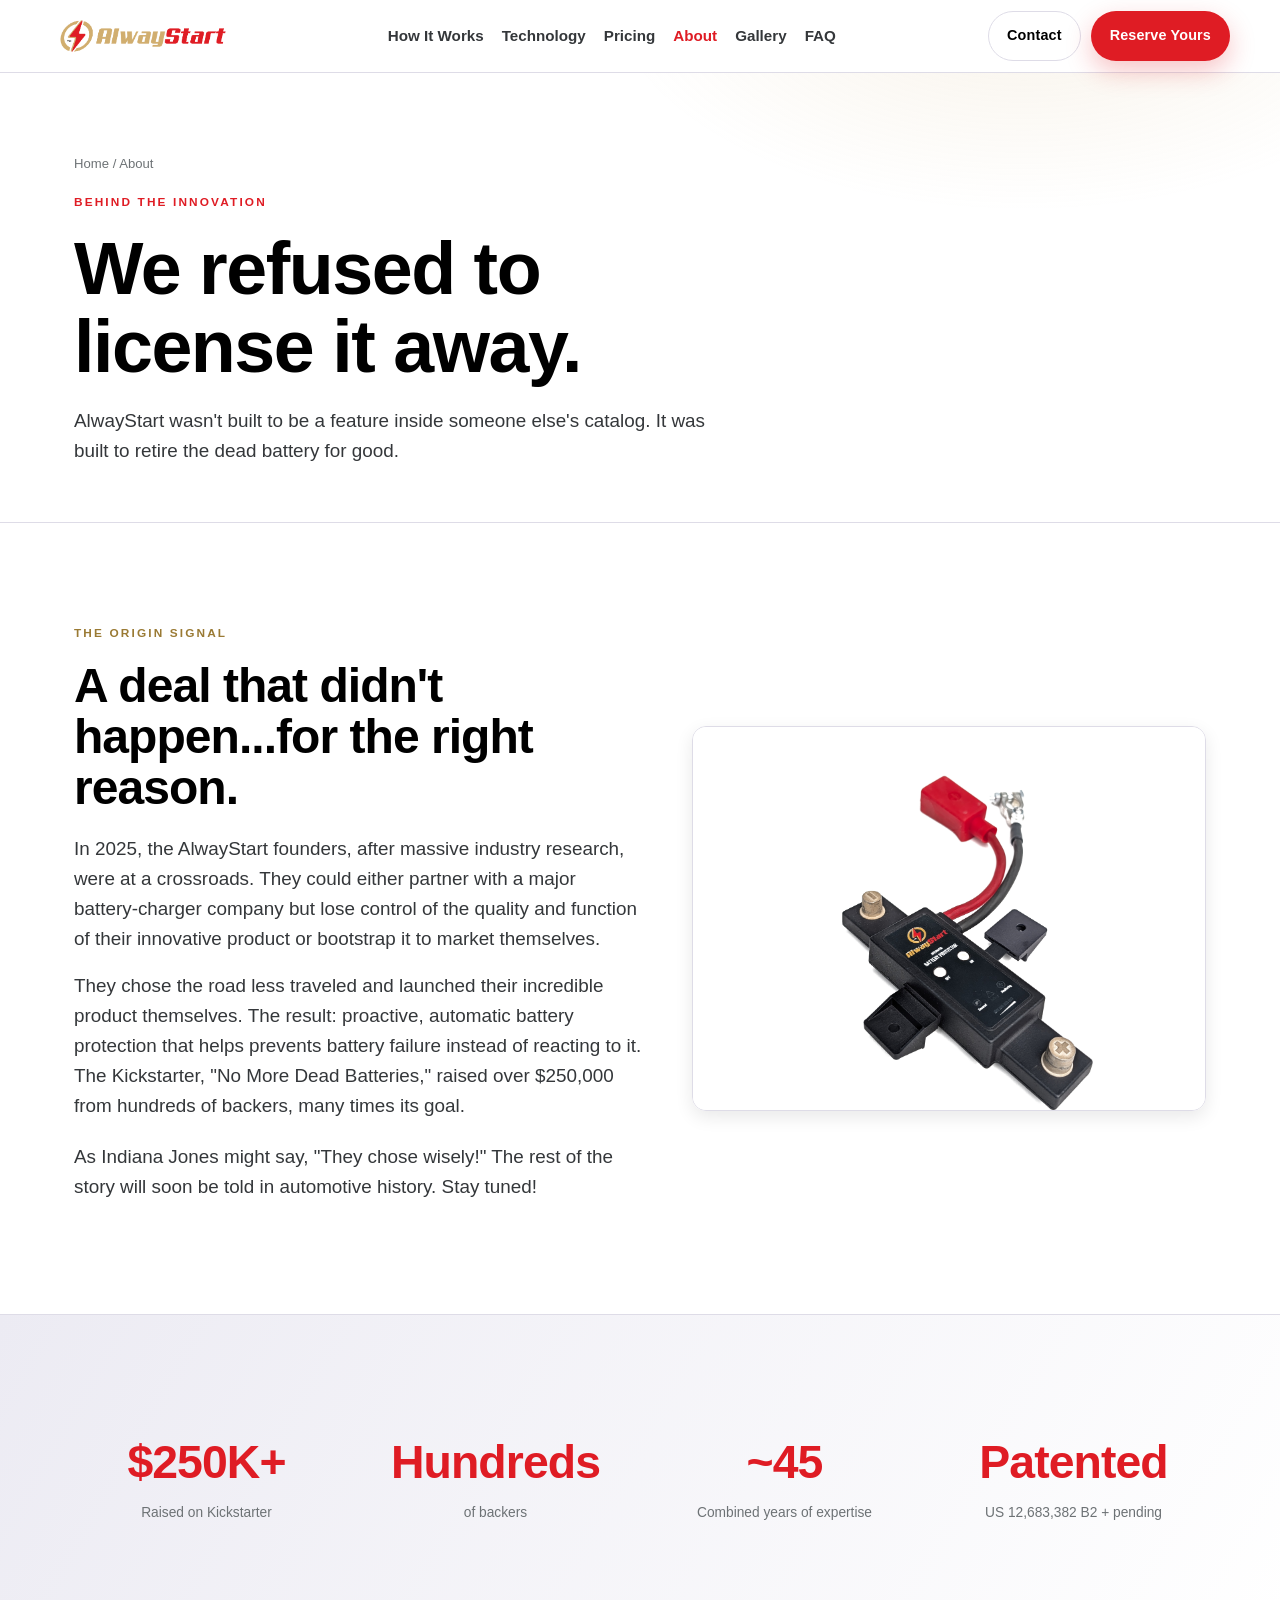
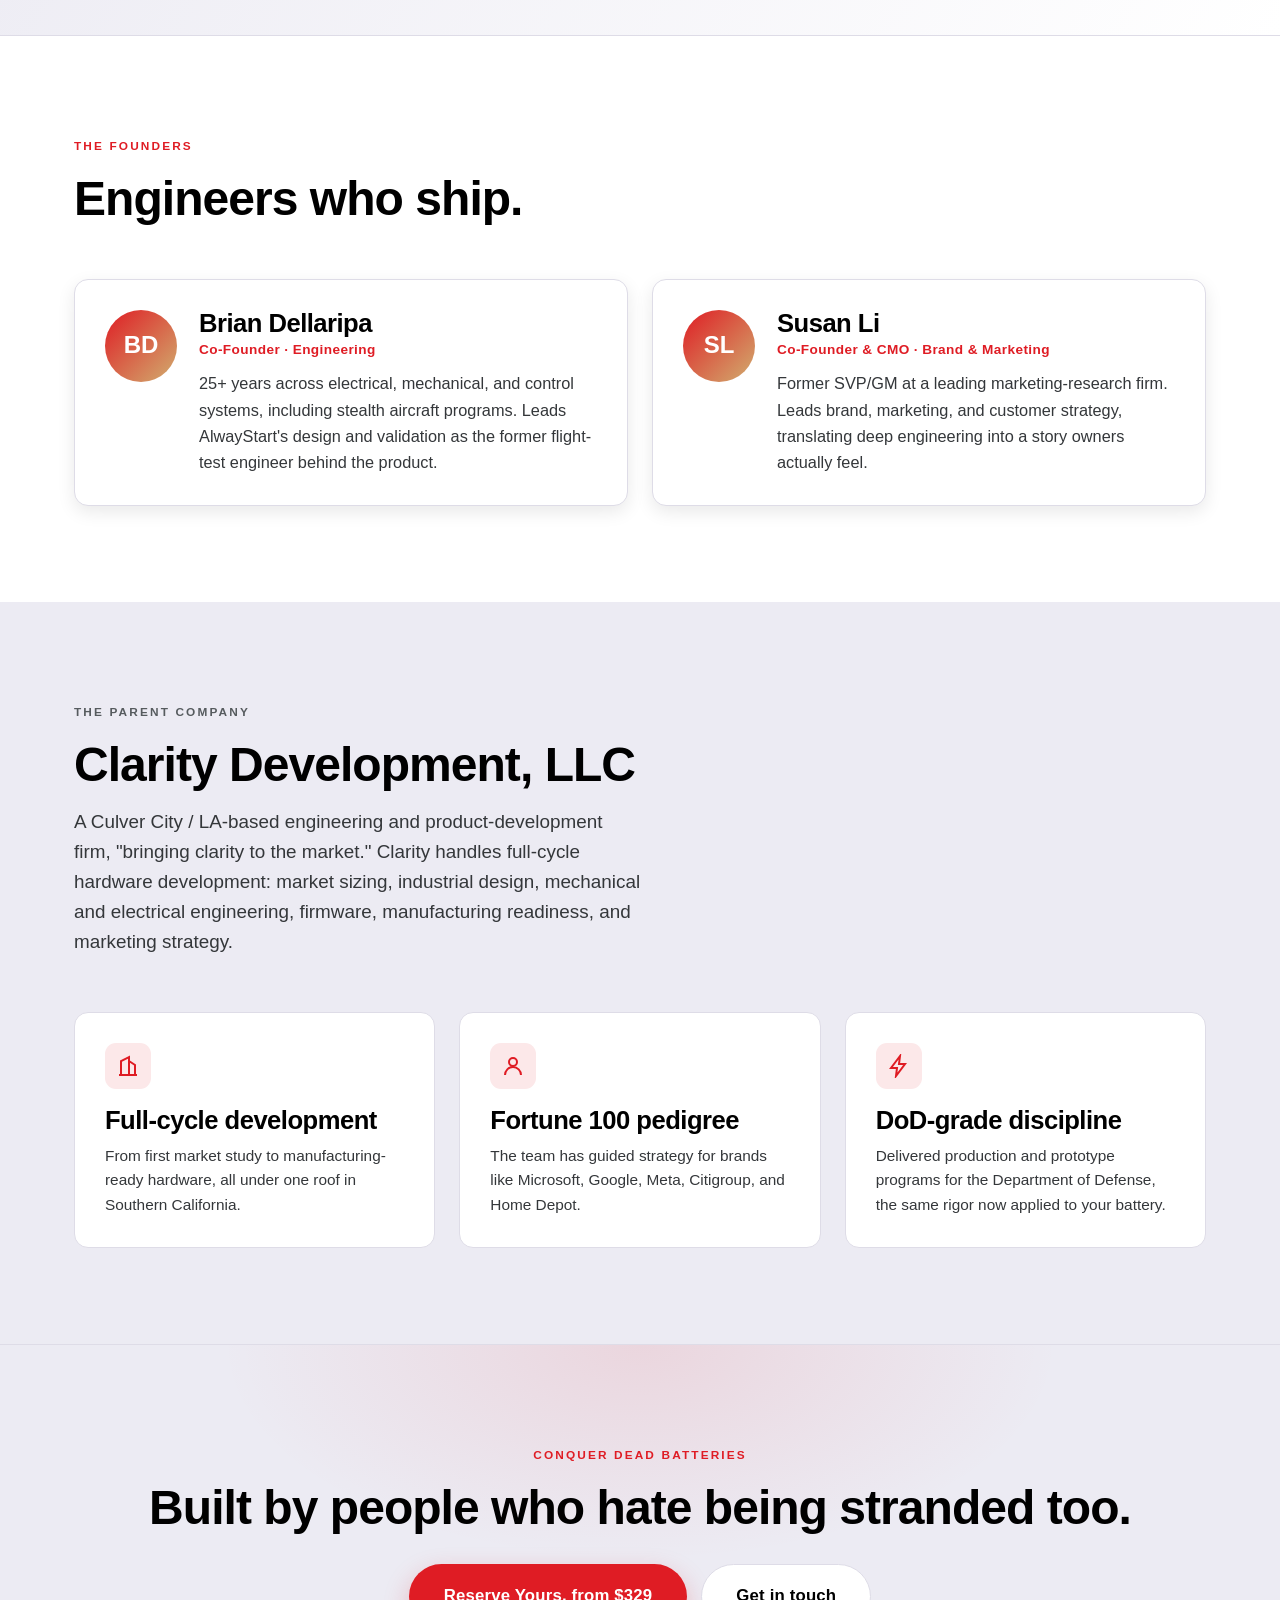
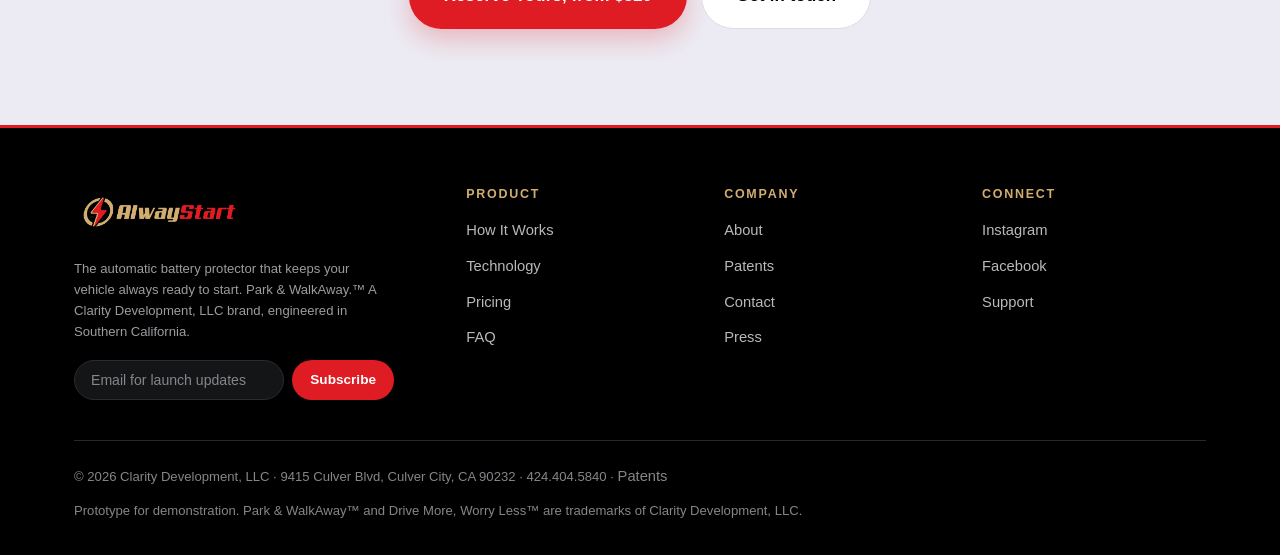
<file: about.html>
<!DOCTYPE html>
<html lang="en">
<head>
<meta charset="UTF-8">
<meta name="viewport" content="width=device-width, initial-scale=1.0">
<title>About & Founders, AlwayStart</title>
<meta name="description" content="The story behind AlwayStart: a former flight-test engineer, a refused licensing deal, and a Southern California team that bootstrapped a new product category to market.">
<link rel="preconnect" href="https://fonts.googleapis.com">
<link href="https://fonts.googleapis.com/css2?family=Inter:wght@400;600;700;800&display=swap" rel="stylesheet">
<link rel="icon" type="image/png" href="assets/logo-mark.png">
<link rel="stylesheet" href="styles.css">
</head>
<body>

<!-- NAV -->
<header class="nav">
  <div class="container nav-inner">
    <a href="index.html" class="brand" aria-label="AlwayStart home"><img src="assets/logo-dark.png" alt="AlwayStart" class="brand-mark"></a>
    <nav>
      <ul class="nav-links">
        <li><a href="how-it-works.html">How It Works</a></li>
        <li><a href="technology.html">Technology</a></li>
        <li><a href="pricing.html">Pricing</a></li>
        <li><a href="about.html" class="active">About</a></li>
        <li><a href="media.html">Gallery</a></li>
        <li><a href="faq.html">FAQ</a></li>
      </ul>
    </nav>
    <div class="nav-cta">
      <a href="contact.html" class="btn btn-ghost">Contact</a>
      <a href="pricing.html" class="btn btn-primary">Reserve Yours</a>
      <button class="nav-toggle" aria-label="Menu"><span></span><span></span><span></span></button>
    </div>
  </div>
</header>

<section class="pagehero">
  <div class="container">
    <div class="crumb"><a href="index.html">Home</a> / About</div>
    <span class="eyebrow">Behind the innovation</span>
    <h1>We refused to<br>license it away.</h1>
    <p class="lead" style="margin-top:20px">AlwayStart wasn't built to be a feature inside someone else's catalog. It was built to retire the dead battery for good.</p>
  </div>
</section>

<!-- ORIGIN STORY -->
<section>
  <div class="container">
    <div class="hero-grid" style="align-items:center">
      <div class="reveal">
        <span class="eyebrow amber">The origin signal</span>
        <h2>A deal that didn't happen...for the right reason.</h2>
        <p class="lead" style="margin:20px 0 16px">In 2025, the AlwayStart founders, after massive industry research, were at a crossroads.  They could either partner with a major battery-charger company but lose control of the quality and function of their innovative product or bootstrap it to market themselves.</p>
        <p class="lead" style="margin:20px 0 16p">They chose the road less traveled and launched their incredible product themselves.  The result: proactive, automatic battery protection that helps prevents battery failure instead of reacting to it. The Kickstarter, "No More Dead Batteries," raised over $250,000 from hundreds of backers, many times its goal.</p>
        <p class="lead" style="margin:20px 0 16px">As Indiana Jones might say, "They chose wisely!" The rest of the story will soon be told in automotive history.  Stay tuned!</p>
      </div>
      <div class="reveal">
        <img class="media-photo" src="media/Product/AS%20white%20slanted.jpg" alt="AlwayStart automatic battery protector">
      </div>
    </div>
  </div>
</section>

<!-- STATS -->
<section class="statband">
  <div class="container">
    <div class="grid-4">
      <div class="stat reveal"><b>$250K+</b><span>Raised on Kickstarter</span></div>
      <div class="stat reveal"><b>Hundreds</b><span>of backers</span></div>
      <div class="stat reveal"><b>~45</b><span>Combined years of expertise</span></div>
      <div class="stat reveal"><b>Patented</b><span>US 12,683,382 B2 + pending</span></div>
    </div>
  </div>
</section>

<!-- FOUNDERS -->
<section>
  <div class="container">
    <div class="section-head reveal">
      <span class="eyebrow">The founders</span>
      <h2>Engineers who ship.</h2>
    </div>
    <div class="grid-2">
      <div class="founder reveal">
        <div class="av">BD</div>
        <div>
          <h3>Brian Dellaripa</h3>
          <div class="role">Co-Founder · Engineering</div>
          <p>25+ years across electrical, mechanical, and control systems, including stealth aircraft programs. Leads AlwayStart's design and validation as the former flight-test engineer behind the product.</p>
        </div>
      </div>
      <div class="founder reveal">
        <div class="av">SL</div>
        <div>
          <h3>Susan Li</h3>
          <div class="role">Co-Founder &amp; CMO · Brand &amp; Marketing</div>
          <p>Former SVP/GM at a leading marketing-research firm. Leads brand, marketing, and customer strategy, translating deep engineering into a story owners actually feel.</p>
        </div>
      </div>
    </div>
  </div>
</section>

<!-- PARENT COMPANY -->
<section class="alt">
  <div class="container">
    <div class="section-head reveal">
      <span class="eyebrow blue">The parent company</span>
      <h2>Clarity Development, LLC</h2>
      <p class="lead">A Culver City / LA-based engineering and product-development firm, "bringing clarity to the market." Clarity handles full-cycle hardware development: market sizing, industrial design, mechanical and electrical engineering, firmware, manufacturing readiness, and marketing strategy.</p>
    </div>
    <div class="grid-3">
      <div class="card reveal"><div class="ico"><svg viewBox="0 0 24 24" fill="none" stroke="currentColor" stroke-width="2"><path d="M3 21h18M5 21V7l8-4v18M19 21V11l-6-4"/></svg></div><h3>Full-cycle development</h3><p>From first market study to manufacturing-ready hardware, all under one roof in Southern California.</p></div>
      <div class="card reveal"><div class="ico"><svg viewBox="0 0 24 24" fill="none" stroke="currentColor" stroke-width="2"><circle cx="12" cy="8" r="4"/><path d="M4 21a8 8 0 0 1 16 0"/></svg></div><h3>Fortune 100 pedigree</h3><p>The team has guided strategy for brands like Microsoft, Google, Meta, Citigroup, and Home Depot.</p></div>
      <div class="card reveal"><div class="ico"><svg viewBox="0 0 24 24" fill="none" stroke="currentColor" stroke-width="2"><path d="M13 2 4 14h6l-1 8 9-12h-6l1-8Z"/></svg></div><h3>DoD-grade discipline</h3><p>Delivered production and prototype programs for the Department of Defense, the same rigor now applied to your battery.</p></div>
    </div>
  </div>
</section>

<section class="cta-band">
  <div class="container reveal">
    <span class="eyebrow">Conquer dead batteries</span>
    <h2>Built by people who hate being stranded too.</h2>
    <div class="btns">
      <a href="pricing.html" class="btn btn-primary btn-lg">Reserve Yours, from $329</a>
      <a href="contact.html" class="btn btn-ghost btn-lg">Get in touch</a>
    </div>
  </div>
</section>

<footer class="site">
  <div class="container">
    <div class="foot-grid">
      <div>
        <a href="index.html" class="brand" aria-label="AlwayStart home"><img src="assets/logo-light.png" alt="" class="brand-mark foot-mark"></a>
        <p class="foot-note">The automatic battery protector that keeps your vehicle always ready to start. Park&nbsp;&&nbsp;WalkAway.™ A Clarity Development, LLC brand, engineered in Southern California.</p>
        <div class="foot-news">
          <form data-news>
            <input type="email" placeholder="Email for launch updates" aria-label="Email address" required>
            <button type="submit">Subscribe</button>
          </form>
          <p class="news-ok">Subscribed, thanks! (Prototype.)</p>
        </div>
      </div>
      <div><h4>Product</h4><ul><li><a href="how-it-works.html">How It Works</a></li><li><a href="technology.html">Technology</a></li><li><a href="pricing.html">Pricing</a></li><li><a href="faq.html">FAQ</a></li></ul></div>
      <div><h4>Company</h4><ul><li><a href="about.html">About</a></li><li><a href="patents.html">Patents</a></li><li><a href="contact.html">Contact</a></li><li><a href="#" data-demo="Press kit, coming soon.">Press</a></li></ul></div>
      <div><h4>Connect</h4><ul><li><a href="#" data-demo="Instagram @alwaystartco">Instagram</a></li><li><a href="#" data-demo="Facebook: AlwayStart">Facebook</a></li><li><a href="contact.html">Support</a></li></ul></div>
    </div>
    <div class="foot-bottom">
      <span>© 2026 Clarity Development, LLC · 9415 Culver Blvd, Culver City, CA 90232 · 424.404.5840 · <a href="patents.html" style="color:inherit">Patents</a></span>
      <span>Prototype for demonstration. Park&nbsp;&&nbsp;WalkAway™ and Drive More, Worry Less™ are trademarks of Clarity Development, LLC.</span>
    </div>
  </div>
</footer>

<script src="script.js"></script>
</body>
</html>
</file>
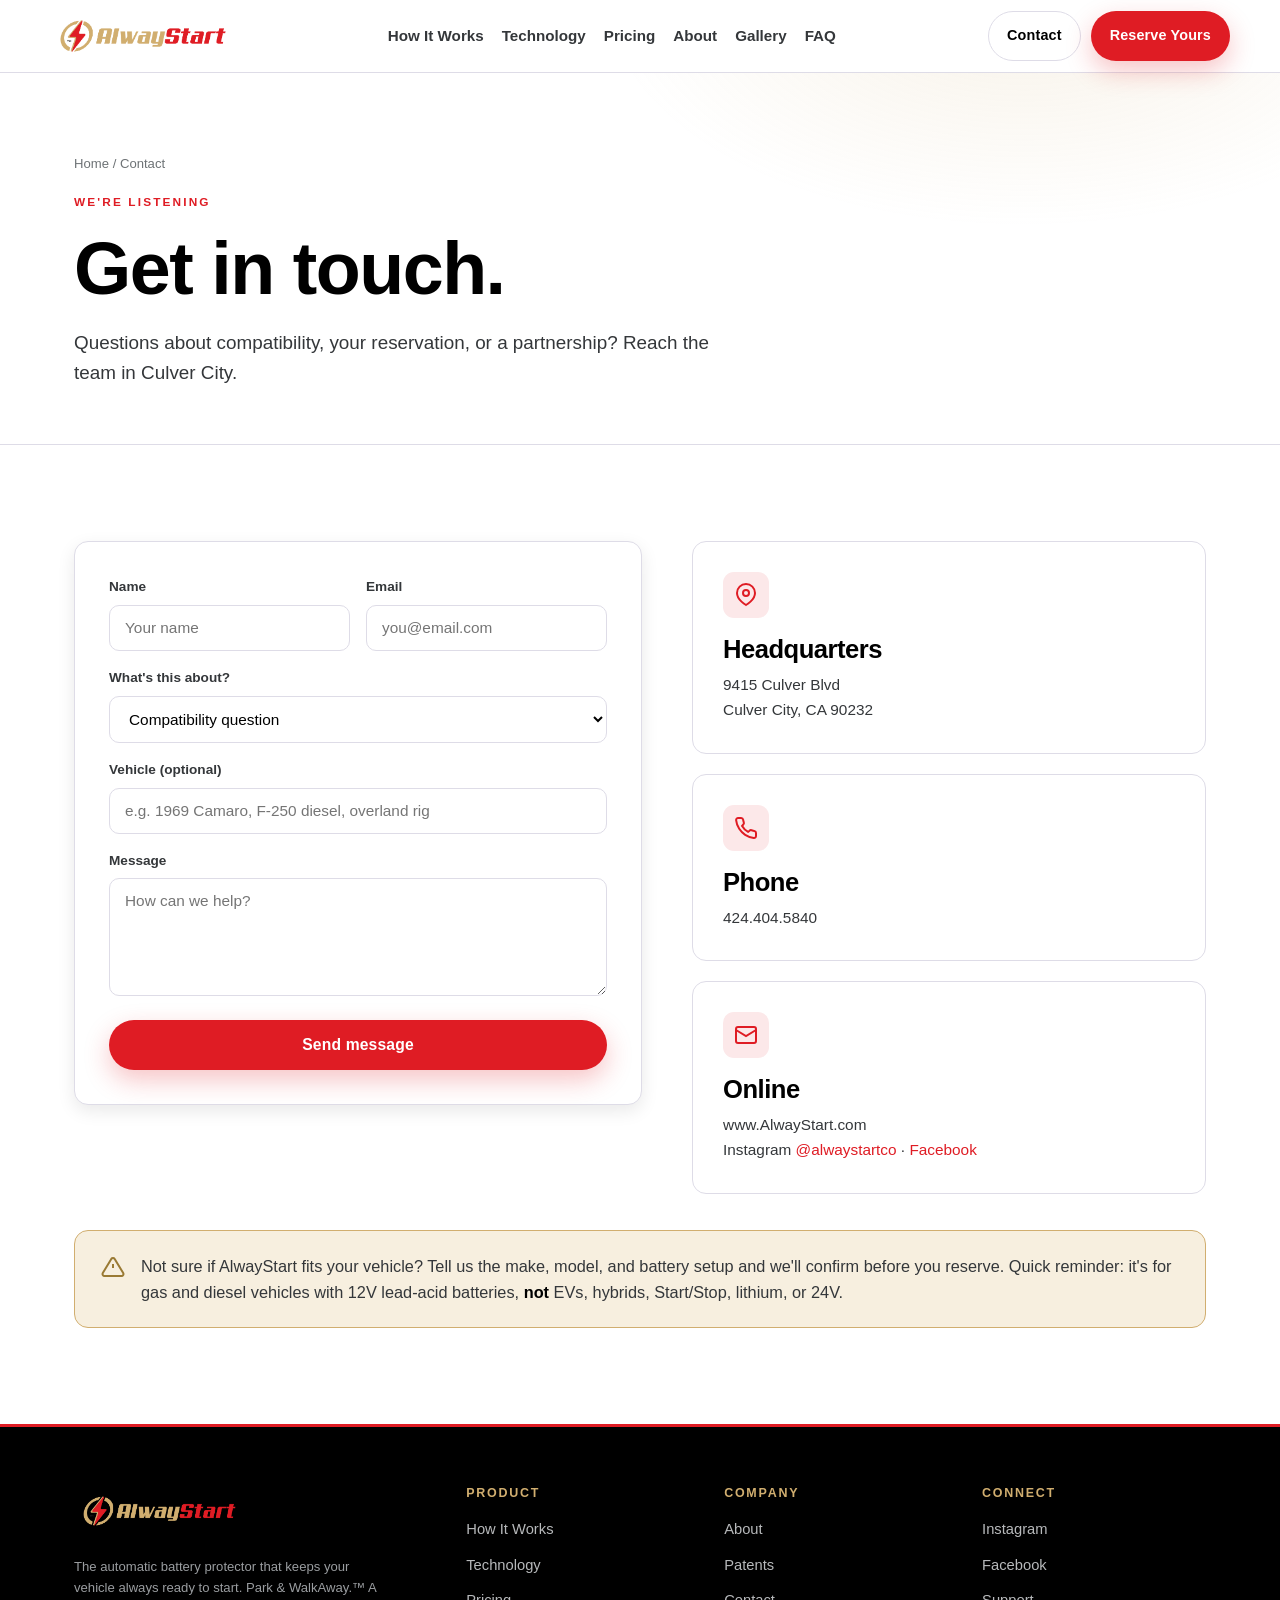
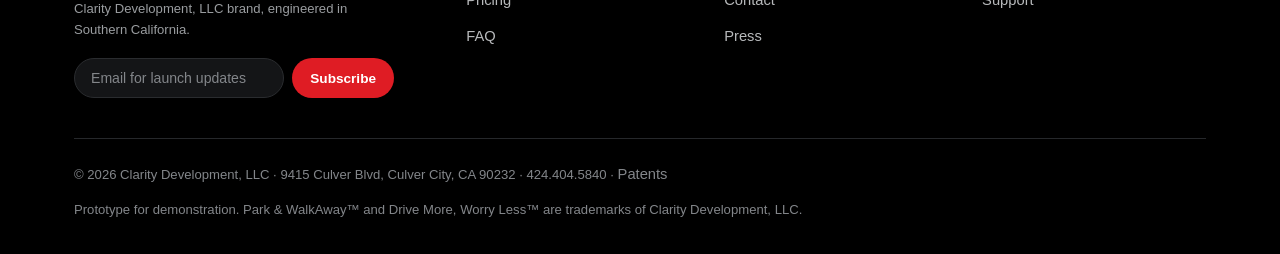
<file: contact.html>
<!DOCTYPE html>
<html lang="en">
<head>
<meta charset="UTF-8">
<meta name="viewport" content="width=device-width, initial-scale=1.0">
<title>Contact, AlwayStart</title>
<meta name="description" content="Get in touch with the AlwayStart team. Questions about compatibility, your order, or partnerships, we're here.">
<link rel="preconnect" href="https://fonts.googleapis.com">
<link href="https://fonts.googleapis.com/css2?family=Inter:wght@400;600;700;800&display=swap" rel="stylesheet">
<link rel="icon" type="image/png" href="assets/logo-mark.png">
<link rel="stylesheet" href="styles.css">
</head>
<body>

<!-- NAV -->
<header class="nav">
  <div class="container nav-inner">
    <a href="index.html" class="brand" aria-label="AlwayStart home"><img src="assets/logo-dark.png" alt="AlwayStart" class="brand-mark"></a>
    <nav>
      <ul class="nav-links">
        <li><a href="how-it-works.html">How It Works</a></li>
        <li><a href="technology.html">Technology</a></li>
        <li><a href="pricing.html">Pricing</a></li>
        <li><a href="about.html">About</a></li>
        <li><a href="media.html">Gallery</a></li>
        <li><a href="faq.html">FAQ</a></li>
      </ul>
    </nav>
    <div class="nav-cta">
      <a href="contact.html" class="btn btn-ghost active">Contact</a>
      <a href="pricing.html" class="btn btn-primary">Reserve Yours</a>
      <button class="nav-toggle" aria-label="Menu"><span></span><span></span><span></span></button>
    </div>
  </div>
</header>

<section class="pagehero">
  <div class="container">
    <div class="crumb"><a href="index.html">Home</a> / Contact</div>
    <span class="eyebrow">We're listening</span>
    <h1>Get in touch.</h1>
    <p class="lead" style="margin-top:20px">Questions about compatibility, your reservation, or a partnership? Reach the team in Culver City.</p>
  </div>
</section>

<section>
  <div class="container">
    <div class="hero-grid" style="align-items:start">
      <!-- FORM -->
      <form id="contactForm" class="form reveal">
        <div class="form-row">
          <div><label for="name">Name</label><input id="name" type="text" placeholder="Your name" required></div>
          <div><label for="email">Email</label><input id="email" type="email" placeholder="you@email.com" required></div>
        </div>
        <div>
          <label for="topic">What's this about?</label>
          <select id="topic">
            <option>Compatibility question</option>
            <option>My reservation / order</option>
            <option>Technical / install support</option>
            <option>Press or partnership</option>
            <option>Something else</option>
          </select>
        </div>
        <div>
          <label for="vehicle">Vehicle (optional)</label>
          <input id="vehicle" type="text" placeholder="e.g. 1969 Camaro, F-250 diesel, overland rig">
        </div>
        <div>
          <label for="message">Message</label>
          <textarea id="message" rows="5" placeholder="How can we help?" required></textarea>
        </div>
        <button type="submit" class="btn btn-primary" style="justify-content:center">Send message</button>
        <p class="form-ok" style="display:none;color:var(--volt);font-weight:600;font-size:.92rem">Thanks, your message has been received. (Prototype: not actually sent.)</p>
      </form>

      <!-- CONTACT DETAILS -->
      <div class="reveal">
        <div class="card" style="margin-bottom:20px">
          <div class="ico"><svg viewBox="0 0 24 24" fill="none" stroke="currentColor" stroke-width="2"><path d="M21 10c0 7-9 12-9 12s-9-5-9-12a9 9 0 0 1 18 0Z"/><circle cx="12" cy="10" r="3"/></svg></div>
          <h3>Headquarters</h3>
          <p>9415 Culver Blvd<br>Culver City, CA 90232</p>
        </div>
        <div class="card" style="margin-bottom:20px">
          <div class="ico"><svg viewBox="0 0 24 24" fill="none" stroke="currentColor" stroke-width="2"><path d="M22 16.9v3a2 2 0 0 1-2.2 2 19.8 19.8 0 0 1-8.6-3.1 19.5 19.5 0 0 1-6-6 19.8 19.8 0 0 1-3.1-8.7A2 2 0 0 1 4.1 2h3a2 2 0 0 1 2 1.7c.1.9.4 1.8.7 2.7a2 2 0 0 1-.5 2.1L8.1 9.9a16 16 0 0 0 6 6l1.4-1.2a2 2 0 0 1 2.1-.5c.9.3 1.8.6 2.7.7a2 2 0 0 1 1.7 2Z"/></svg></div>
          <h3>Phone</h3>
          <p>424.404.5840</p>
        </div>
        <div class="card">
          <div class="ico"><svg viewBox="0 0 24 24" fill="none" stroke="currentColor" stroke-width="2"><rect x="2" y="4" width="20" height="16" rx="2"/><path d="m22 7-10 6L2 7"/></svg></div>
          <h3>Online</h3>
          <p>www.AlwayStart.com<br>Instagram <a href="#" data-demo="@alwaystartco" style="color:var(--volt)">@alwaystartco</a> · <a href="#" data-demo="Facebook: AlwayStart" style="color:var(--volt)">Facebook</a></p>
        </div>
      </div>
    </div>

    <div class="compat reveal" style="margin-top:36px">
      <svg viewBox="0 0 24 24" fill="none" stroke="currentColor" stroke-width="2"><path d="M12 9v4m0 4h.01M10.3 3.9 1.8 18a2 2 0 0 0 1.7 3h17a2 2 0 0 0 1.7-3L13.7 3.9a2 2 0 0 0-3.4 0Z"/></svg>
      <p>Not sure if AlwayStart fits your vehicle? Tell us the make, model, and battery setup and we'll confirm before you reserve. Quick reminder: it's for gas and diesel vehicles with 12V lead-acid batteries, <b>not</b> EVs, hybrids, Start/Stop, lithium, or 24V.</p>
    </div>
  </div>
</section>

<footer class="site">
  <div class="container">
    <div class="foot-grid">
      <div>
        <a href="index.html" class="brand" aria-label="AlwayStart home"><img src="assets/logo-light.png" alt="" class="brand-mark foot-mark"></a>
        <p class="foot-note">The automatic battery protector that keeps your vehicle always ready to start. Park&nbsp;&&nbsp;WalkAway.™ A Clarity Development, LLC brand, engineered in Southern California.</p>
        <div class="foot-news">
          <form data-news>
            <input type="email" placeholder="Email for launch updates" aria-label="Email address" required>
            <button type="submit">Subscribe</button>
          </form>
          <p class="news-ok">Subscribed, thanks! (Prototype.)</p>
        </div>
      </div>
      <div><h4>Product</h4><ul><li><a href="how-it-works.html">How It Works</a></li><li><a href="technology.html">Technology</a></li><li><a href="pricing.html">Pricing</a></li><li><a href="faq.html">FAQ</a></li></ul></div>
      <div><h4>Company</h4><ul><li><a href="about.html">About</a></li><li><a href="patents.html">Patents</a></li><li><a href="contact.html">Contact</a></li><li><a href="#" data-demo="Press kit, coming soon.">Press</a></li></ul></div>
      <div><h4>Connect</h4><ul><li><a href="#" data-demo="Instagram @alwaystartco">Instagram</a></li><li><a href="#" data-demo="Facebook: AlwayStart">Facebook</a></li><li><a href="contact.html">Support</a></li></ul></div>
    </div>
    <div class="foot-bottom">
      <span>© 2026 Clarity Development, LLC · 9415 Culver Blvd, Culver City, CA 90232 · 424.404.5840 · <a href="patents.html" style="color:inherit">Patents</a></span>
      <span>Prototype for demonstration. Park&nbsp;&&nbsp;WalkAway™ and Drive More, Worry Less™ are trademarks of Clarity Development, LLC.</span>
    </div>
  </div>
</footer>

<script src="script.js"></script>
</body>
</html>
</file>
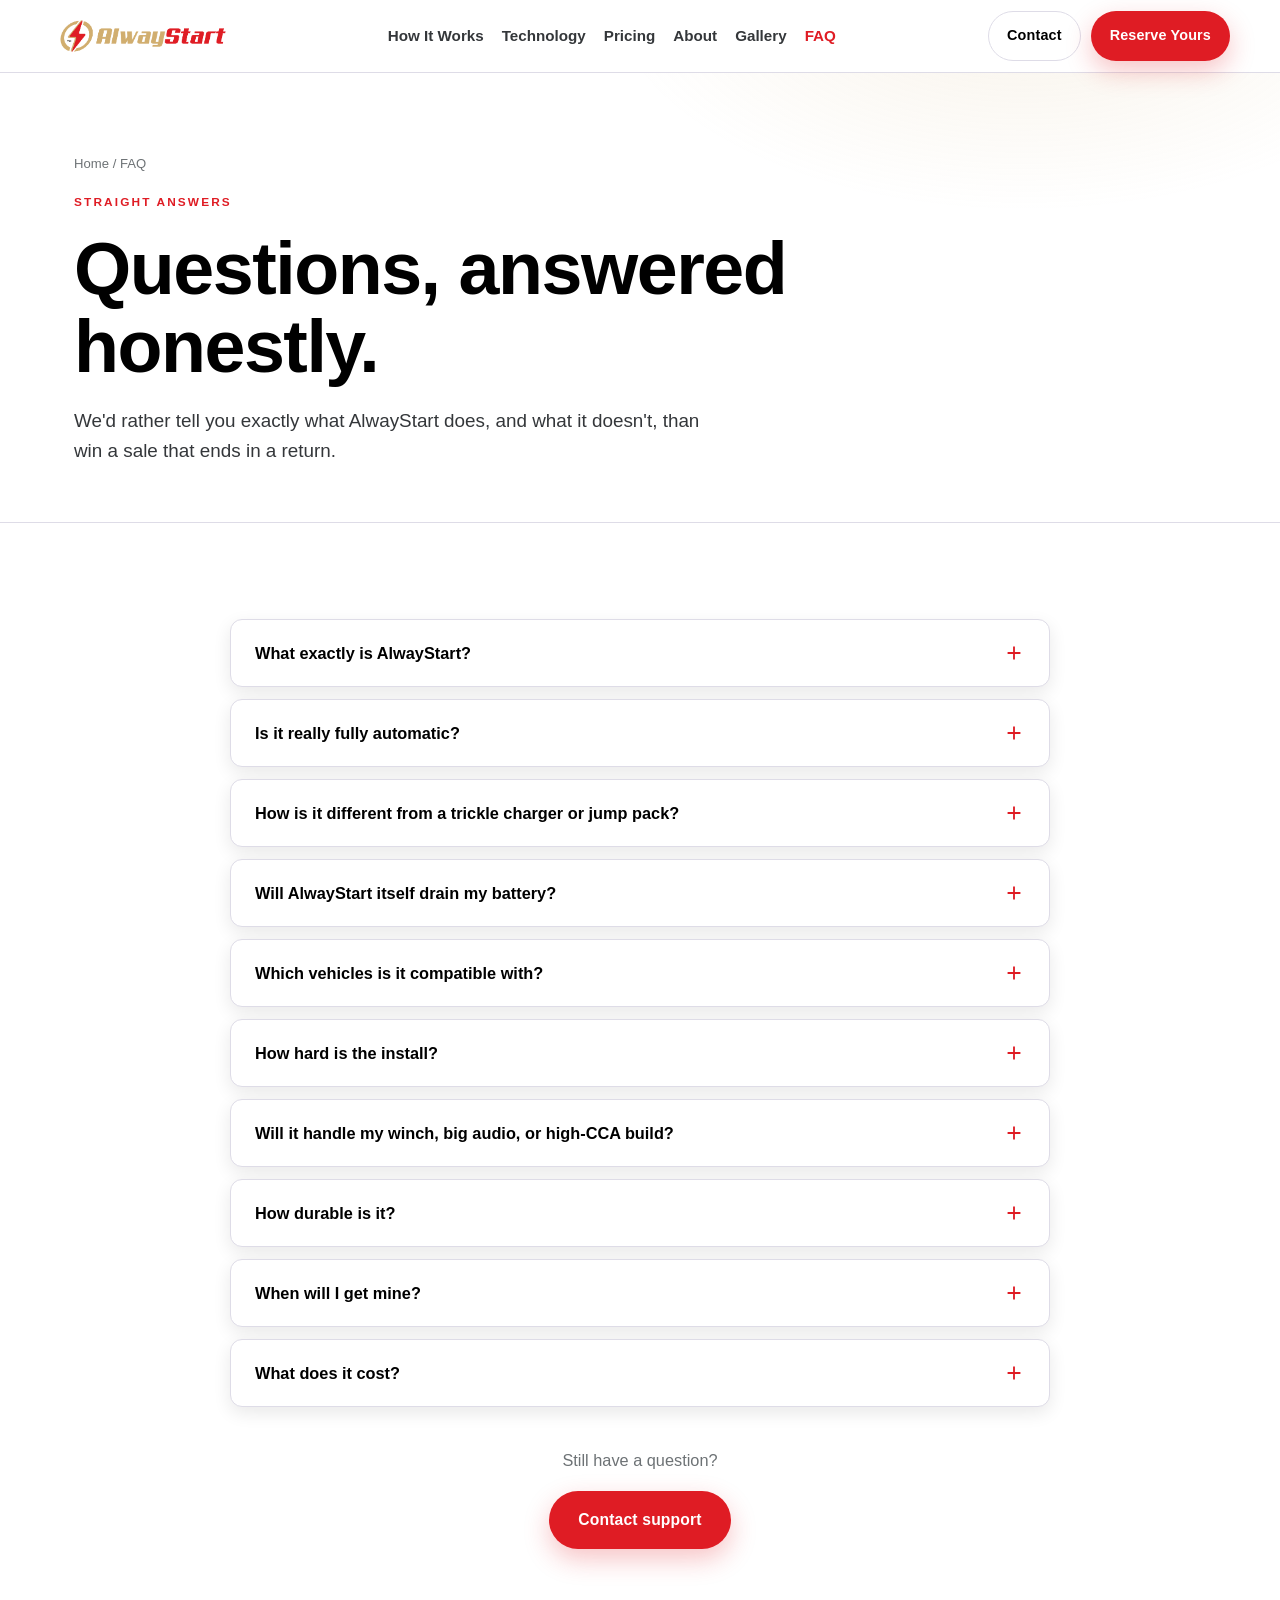
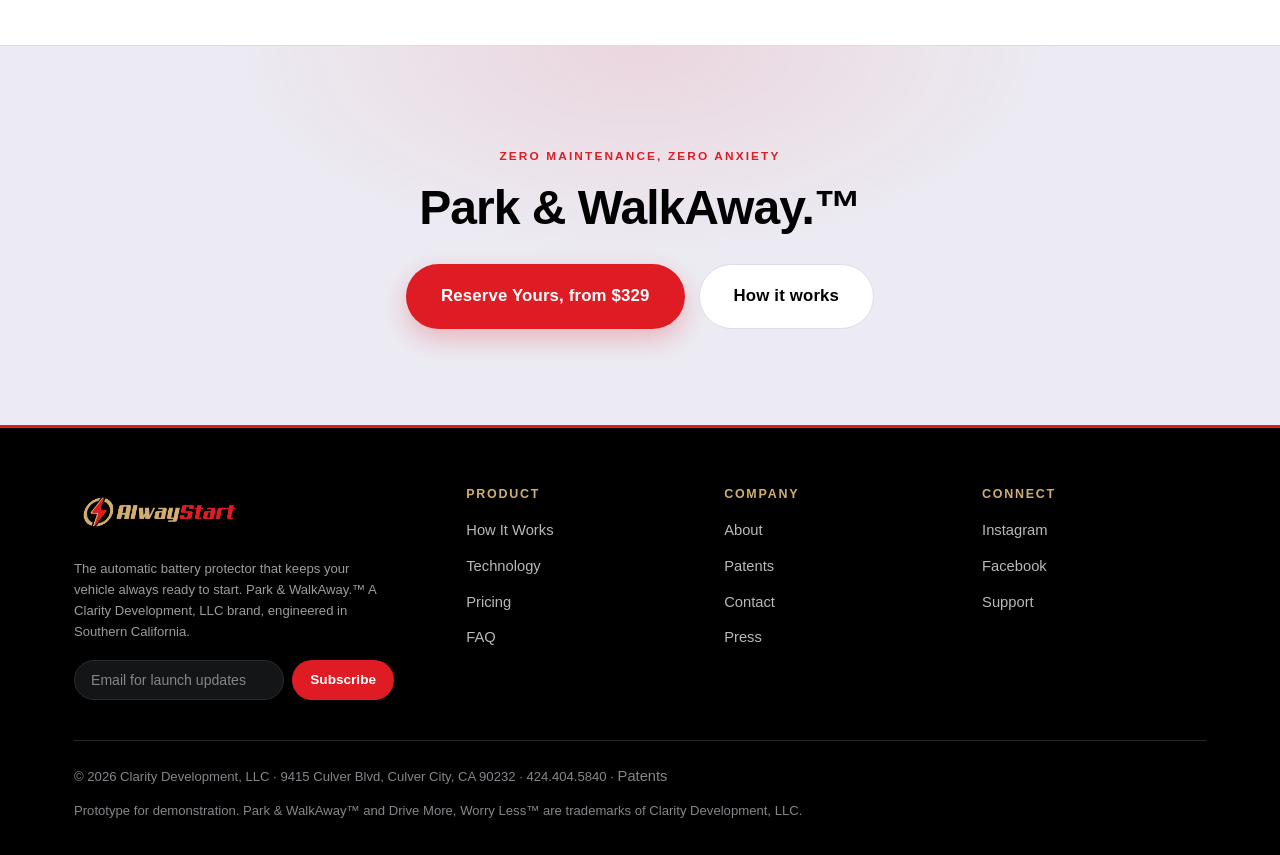
<file: faq.html>
<!DOCTYPE html>
<html lang="en">
<head>
<meta charset="UTF-8">
<meta name="viewport" content="width=device-width, initial-scale=1.0">
<title>FAQ, AlwayStart</title>
<meta name="description" content="Answers to common AlwayStart questions: compatibility, install, how automatic it really is, battery drain, warranty, and shipping.">
<link rel="preconnect" href="https://fonts.googleapis.com">
<link href="https://fonts.googleapis.com/css2?family=Inter:wght@400;600;700;800&display=swap" rel="stylesheet">
<link rel="icon" type="image/png" href="assets/logo-mark.png">
<link rel="stylesheet" href="styles.css">
</head>
<body>

<!-- NAV -->
<header class="nav">
  <div class="container nav-inner">
    <a href="index.html" class="brand" aria-label="AlwayStart home"><img src="assets/logo-dark.png" alt="AlwayStart" class="brand-mark"></a>
    <nav>
      <ul class="nav-links">
        <li><a href="how-it-works.html">How It Works</a></li>
        <li><a href="technology.html">Technology</a></li>
        <li><a href="pricing.html">Pricing</a></li>
        <li><a href="about.html">About</a></li>
        <li><a href="media.html">Gallery</a></li>
        <li><a href="faq.html" class="active">FAQ</a></li>
      </ul>
    </nav>
    <div class="nav-cta">
      <a href="contact.html" class="btn btn-ghost">Contact</a>
      <a href="pricing.html" class="btn btn-primary">Reserve Yours</a>
      <button class="nav-toggle" aria-label="Menu"><span></span><span></span><span></span></button>
    </div>
  </div>
</header>

<section class="pagehero">
  <div class="container">
    <div class="crumb"><a href="index.html">Home</a> / FAQ</div>
    <span class="eyebrow">Straight answers</span>
    <h1>Questions, answered<br>honestly.</h1>
    <p class="lead" style="margin-top:20px">We'd rather tell you exactly what AlwayStart does, and what it doesn't, than win a sale that ends in a return.</p>
  </div>
</section>

<section>
  <div class="container">
    <div class="faq">
      <div class="qa reveal"><button>What exactly is AlwayStart? <span class="icon"><svg viewBox="0 0 24 24" fill="none" stroke="currentColor" stroke-width="2"><path d="M12 5v14M5 12h14"/></svg></span></button><div class="ans"><p>It's an automatic battery protector, a permanent, solid-state device that sits between your 12V battery and the vehicle. It continuously monitors the battery and isolates it before parasitic drain can deplete your starting charge. It is <b>not</b> a charger and <b>not</b> a jump starter; it holds no charge of its own.</p></div></div>

      <div class="qa reveal"><button>Is it really fully automatic? <span class="icon"><svg viewBox="0 0 24 24" fill="none" stroke="currentColor" stroke-width="2"><path d="M12 5v14M5 12h14"/></svg></span></button><div class="ans"><p>Yes. After a one-time install, it monitors and isolates on its own, no cords, no app, no schedule, no reminders. The only manual step is a single press of ON when you return after the battery has been isolated.</p></div></div>

      <div class="qa reveal"><button>How is it different from a trickle charger or jump pack? <span class="icon"><svg viewBox="0 0 24 24" fill="none" stroke="currentColor" stroke-width="2"><path d="M12 5v14M5 12h14"/></svg></span></button><div class="ans"><p>A trickle charger needs an outlet and your memory. A jump pack only helps after you're already stranded, and is often dead itself. AlwayStart is proactive: it prevents the dead battery in the first place, automatically, with no cords or intervention.</p></div></div>

      <div class="qa reveal"><button>Will AlwayStart itself drain my battery? <span class="icon"><svg viewBox="0 0 24 24" fill="none" stroke="currentColor" stroke-width="2"><path d="M12 5v14M5 12h14"/></svg></span></button><div class="ans"><p>Barely. Standby draw is around 5mA, and in UltraSleep mode it drops below 1 microamp, essentially invisible drain. It's engineered so the protector is never what kills your battery.</p></div></div>

      <div class="qa reveal"><button>Which vehicles is it compatible with? <span class="icon"><svg viewBox="0 0 24 24" fill="none" stroke="currentColor" stroke-width="2"><path d="M12 5v14M5 12h14"/></svg></span></button><div class="ans"><p>Gas and diesel vehicles with 12V lead-acid batteries, AGM, GEL, EFB, sealed, or flooded, top-post or side-terminal, most BCI group sizes. It is <b>not</b> compatible with EVs, hybrids, Start/Stop vehicles, lithium-battery systems, or 24V configurations.</p></div></div>

      <div class="qa reveal"><button>How hard is the install? <span class="icon"><svg viewBox="0 0 24 24" fill="none" stroke="currentColor" stroke-width="2"><path d="M12 5v14M5 12h14"/></svg></span></button><div class="ans"><p>It's a one-time setup with no special tools. You rotate the battery 180°, mount the unit using its integrated bracket, and connect the terminals. Most owners are done in minutes and never touch it again.</p></div></div>

      <div class="qa reveal"><button>Will it handle my winch, big audio, or high-CCA build? <span class="icon"><svg viewBox="0 0 24 24" fill="none" stroke="currentColor" stroke-width="2"><path d="M12 5v14M5 12h14"/></svg></span></button><div class="ans"><p>Yes, the custom solid-state switch is rated 1,200A peak and 200A continuous, with headroom for winches (up to ~8,000 lb), high-amp audio, supercharged builds, and overlanding accessory loads.</p></div></div>

      <div class="qa reveal"><button>How durable is it? <span class="icon"><svg viewBox="0 0 24 24" fill="none" stroke="currentColor" stroke-width="2"><path d="M12 5v14M5 12h14"/></svg></span></button><div class="ans"><p>It's designed to meet or exceed MIL-STD-810H and IP68, uses AEC-qualified automotive-grade components and UL94 V-0 flame-resistant materials, and operates to 250°F. It's been through 11,000+ hours of endurance testing and 450+ days in the field.</p></div></div>

      <div class="qa reveal"><button>When will I get mine? <span class="icon"><svg viewBox="0 0 24 24" fill="none" stroke="currentColor" stroke-width="2"><path d="M12 5v14M5 12h14"/></svg></span></button><div class="ans"><p>Single units ship December 2026. Shipping, taxes, and vehicle configuration are collected after checkout.</p></div></div>

      <div class="qa reveal"><button>What does it cost? <span class="icon"><svg viewBox="0 0 24 24" fill="none" stroke="currentColor" stroke-width="2"><path d="M12 5v14M5 12h14"/></svg></span></button><div class="ans"><p>Preliminary pricing is <b>$329</b> for the single unit and <b>$369</b> with the wired cabin remote, plus shipping. Pricing is not final and may change before launch.</p></div></div>
    </div>

    <div class="center" style="margin-top:40px">
      <p class="muted" style="margin-bottom:18px">Still have a question?</p>
      <a href="contact.html" class="btn btn-primary">Contact support</a>
    </div>
  </div>
</section>

<section class="cta-band">
  <div class="container reveal">
    <span class="eyebrow">Zero maintenance, zero anxiety</span>
    <h2>Park & WalkAway.™</h2>
    <div class="btns">
      <a href="pricing.html" class="btn btn-primary btn-lg">Reserve Yours, from $329</a>
      <a href="how-it-works.html" class="btn btn-ghost btn-lg">How it works</a>
    </div>
  </div>
</section>

<footer class="site">
  <div class="container">
    <div class="foot-grid">
      <div>
        <a href="index.html" class="brand" aria-label="AlwayStart home"><img src="assets/logo-light.png" alt="" class="brand-mark foot-mark"></a>
        <p class="foot-note">The automatic battery protector that keeps your vehicle always ready to start. Park&nbsp;&&nbsp;WalkAway.™ A Clarity Development, LLC brand, engineered in Southern California.</p>
        <div class="foot-news">
          <form data-news>
            <input type="email" placeholder="Email for launch updates" aria-label="Email address" required>
            <button type="submit">Subscribe</button>
          </form>
          <p class="news-ok">Subscribed, thanks! (Prototype.)</p>
        </div>
      </div>
      <div><h4>Product</h4><ul><li><a href="how-it-works.html">How It Works</a></li><li><a href="technology.html">Technology</a></li><li><a href="pricing.html">Pricing</a></li><li><a href="faq.html">FAQ</a></li></ul></div>
      <div><h4>Company</h4><ul><li><a href="about.html">About</a></li><li><a href="patents.html">Patents</a></li><li><a href="contact.html">Contact</a></li><li><a href="#" data-demo="Press kit, coming soon.">Press</a></li></ul></div>
      <div><h4>Connect</h4><ul><li><a href="#" data-demo="Instagram @alwaystartco">Instagram</a></li><li><a href="#" data-demo="Facebook: AlwayStart">Facebook</a></li><li><a href="contact.html">Support</a></li></ul></div>
    </div>
    <div class="foot-bottom">
      <span>© 2026 Clarity Development, LLC · 9415 Culver Blvd, Culver City, CA 90232 · 424.404.5840 · <a href="patents.html" style="color:inherit">Patents</a></span>
      <span>Prototype for demonstration. Park&nbsp;&&nbsp;WalkAway™ and Drive More, Worry Less™ are trademarks of Clarity Development, LLC.</span>
    </div>
  </div>
</footer>

<script src="script.js"></script>
</body>
</html>
</file>
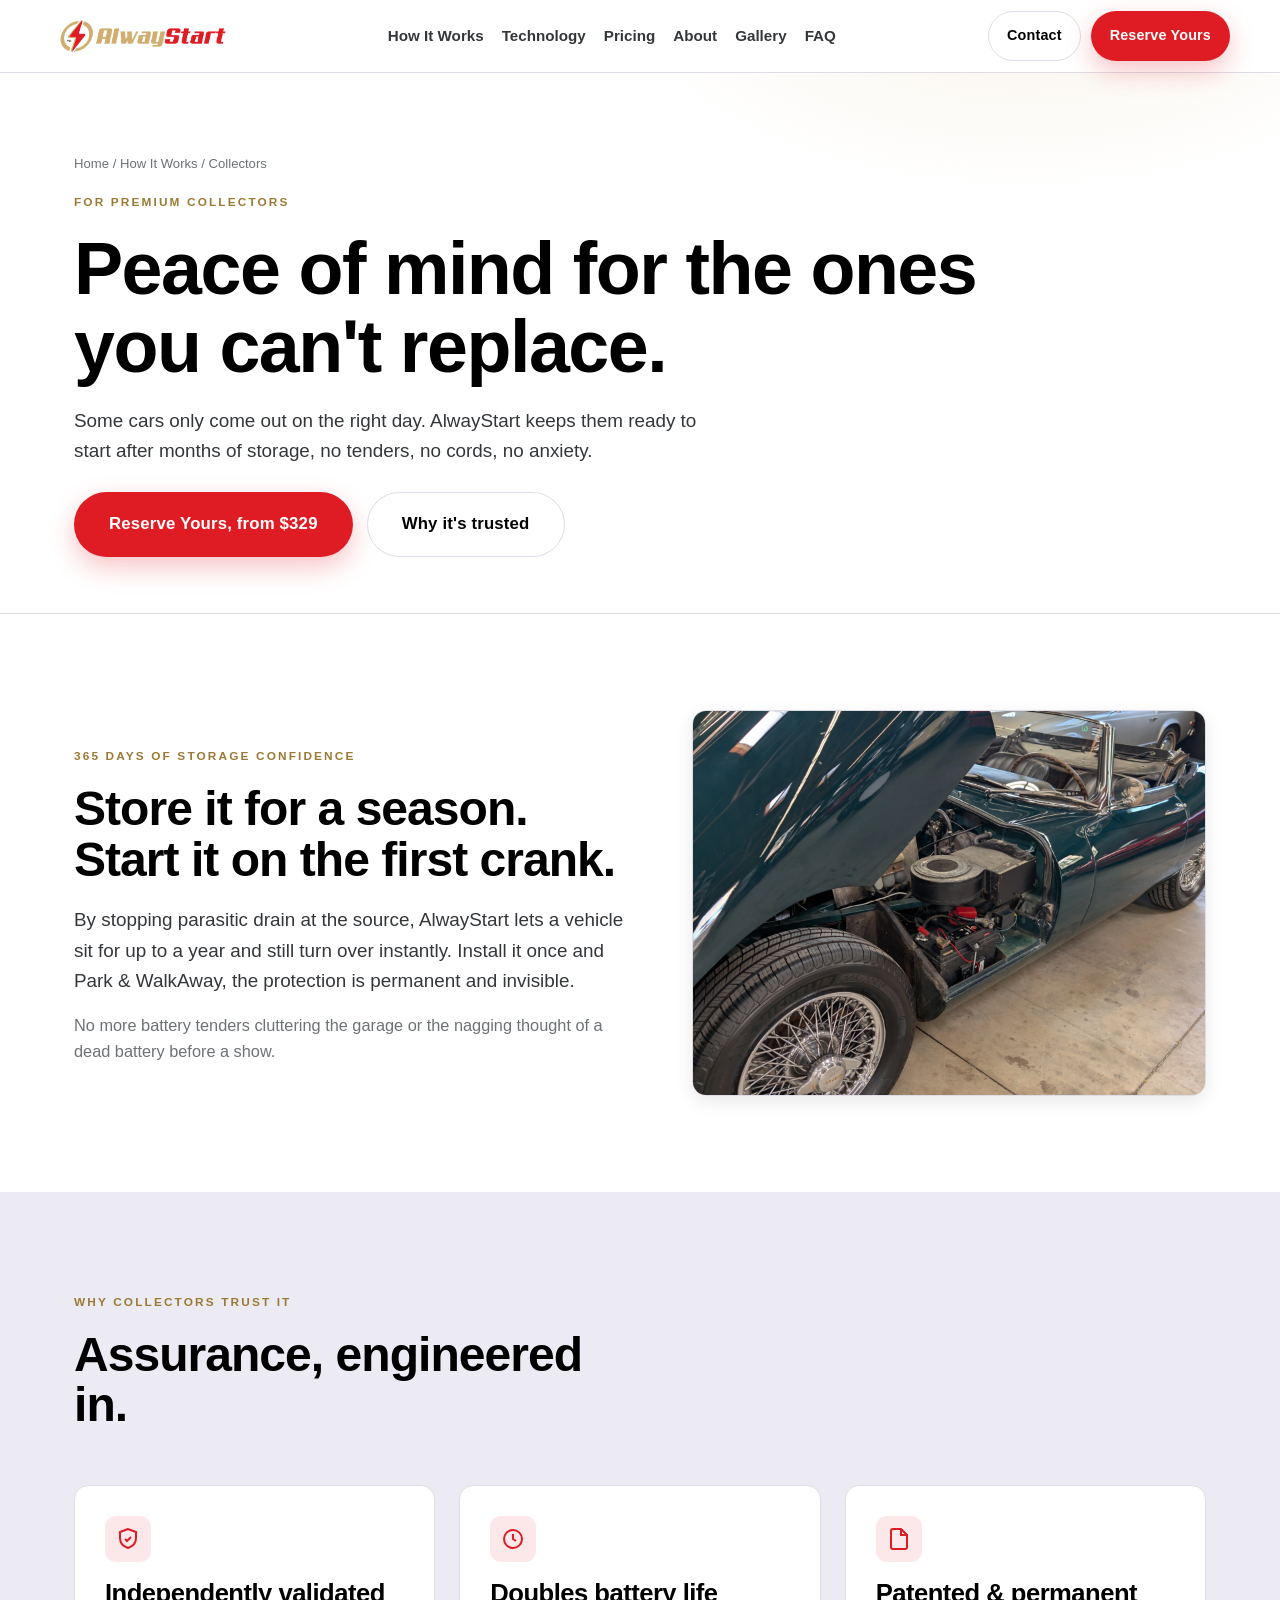
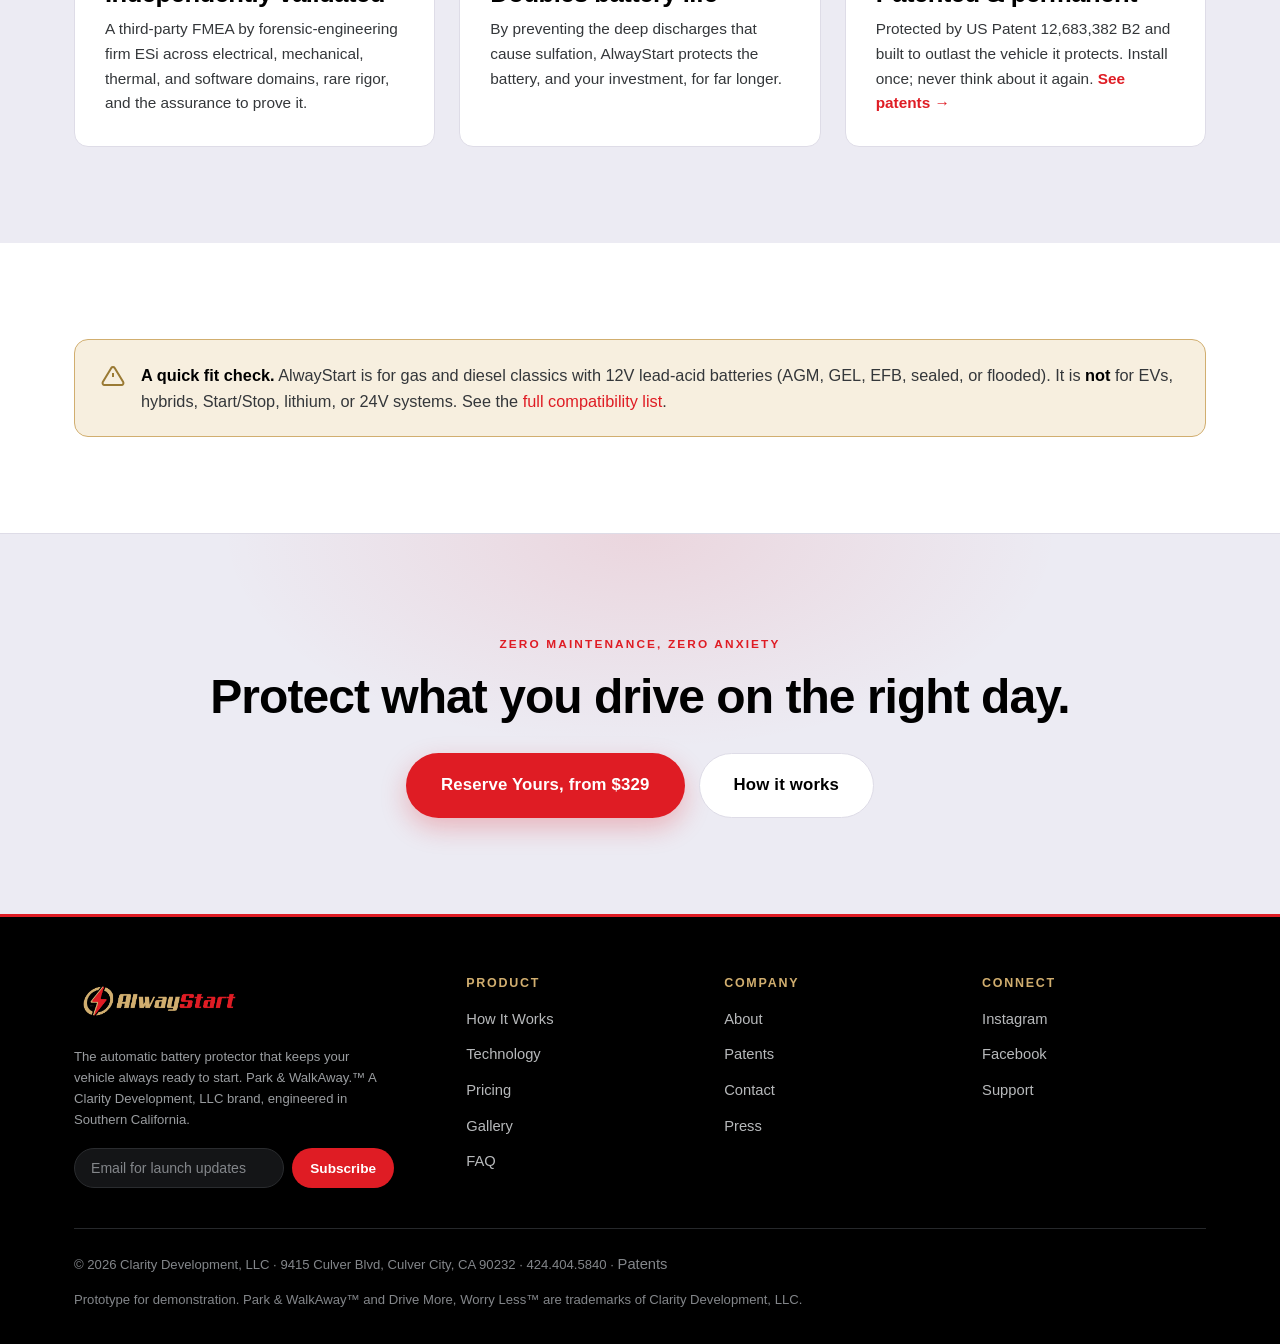
<file: for-collectors.html>
<!DOCTYPE html>
<html lang="en">
<head>
<meta charset="UTF-8">
<meta name="viewport" content="width=device-width, initial-scale=1.0">
<title>For Premium Collectors, AlwayStart</title>
<meta name="description" content="AlwayStart for premium collectors: store a classic for months and still turn the key on the first crank. Trusted, premium, and independently validated.">
<link rel="preconnect" href="https://fonts.googleapis.com">
<link rel="icon" type="image/png" href="assets/logo-mark.png">
<link rel="stylesheet" href="styles.css">
</head>
<body>

<!-- NAV -->
<header class="nav">
  <div class="container nav-inner">
    <a href="index.html" class="brand" aria-label="AlwayStart home"><img src="assets/logo-dark.png" alt="AlwayStart" class="brand-mark"></a>
    <nav>
      <ul class="nav-links">
        <li><a href="how-it-works.html">How It Works</a></li>
        <li><a href="technology.html">Technology</a></li>
        <li><a href="pricing.html">Pricing</a></li>
        <li><a href="about.html">About</a></li>
        <li><a href="media.html">Gallery</a></li>
        <li><a href="faq.html">FAQ</a></li>
      </ul>
    </nav>
    <div class="nav-cta">
      <a href="contact.html" class="btn btn-ghost">Contact</a>
      <a href="pricing.html" class="btn btn-primary">Reserve Yours</a>
      <button class="nav-toggle" aria-label="Menu"><span></span><span></span><span></span></button>
    </div>
  </div>
</header>

<section class="pagehero">
  <div class="container">
    <div class="crumb"><a href="index.html">Home</a> / <a href="how-it-works.html">How It Works</a> / Collectors</div>
    <span class="eyebrow amber">For premium collectors</span>
    <h1>Peace of mind for the ones<br>you can't replace.</h1>
    <p class="lead" style="margin-top:20px">Some cars only come out on the right day. AlwayStart keeps them ready to start after months of storage, no tenders, no cords, no anxiety.</p>
    <div class="hero-cta" style="margin-top:26px">
      <a href="pricing.html" class="btn btn-primary btn-lg">Reserve Yours, from $329</a>
      <a href="technology.html" class="btn btn-ghost btn-lg">Why it's trusted</a>
    </div>
  </div>
</section>

<section>
  <div class="container">
    <div class="hero-grid" style="align-items:center">
      <div class="reveal">
        <span class="eyebrow amber">365 days of storage confidence</span>
        <h2>Store it for a season.<br>Start it on the first crank.</h2>
        <p class="lead" style="margin:20px 0 16px">By stopping parasitic drain at the source, AlwayStart lets a vehicle sit for up to a year and still turn over instantly. Install it once and Park&nbsp;&&nbsp;WalkAway, the protection is permanent and invisible.</p>
        <p class="muted">No more battery tenders cluttering the garage or the nagging thought of a dead battery before a show.</p>
      </div>
      <div class="reveal">
        <img class="media-photo" src="media/Gallery/Jaguar%20E-type%20install1.webp" alt="Jaguar E-Type with AlwayStart installed">
      </div>
    </div>
  </div>
</section>

<section class="alt">
  <div class="container">
    <div class="section-head reveal">
      <span class="eyebrow amber">Why collectors trust it</span>
      <h2>Assurance, engineered in.</h2>
    </div>
    <div class="grid-3">
      <div class="card reveal">
        <div class="ico"><svg viewBox="0 0 24 24" fill="none" stroke="currentColor" stroke-width="2"><path d="M12 2 4 5v6c0 5 3.4 8.5 8 10 4.6-1.5 8-5 8-10V5l-8-3Z"/><path d="m9 12 2 2 4-4"/></svg></div>
        <h3>Independently validated</h3>
        <p>A third-party FMEA by forensic-engineering firm ESi across electrical, mechanical, thermal, and software domains, rare rigor, and the assurance to prove it.</p>
      </div>
      <div class="card reveal">
        <div class="ico"><svg viewBox="0 0 24 24" fill="none" stroke="currentColor" stroke-width="2"><circle cx="12" cy="12" r="9"/><path d="M12 7v5l3 2"/></svg></div>
        <h3>Doubles battery life</h3>
        <p>By preventing the deep discharges that cause sulfation, AlwayStart protects the battery, and your investment, for far longer.</p>
      </div>
      <div class="card reveal">
        <div class="ico"><svg viewBox="0 0 24 24" fill="none" stroke="currentColor" stroke-width="2"><path d="M14 2H6a2 2 0 0 0-2 2v16a2 2 0 0 0 2 2h12a2 2 0 0 0 2-2V8z"/><path d="M14 2v6h6"/></svg></div>
        <h3>Patented &amp; permanent</h3>
        <p>Protected by US Patent 12,683,382 B2 and built to outlast the vehicle it protects. Install once; never think about it again. <a href="patents.html" style="color:var(--volt);font-weight:700">See patents →</a></p>
      </div>
    </div>
  </div>
</section>

<section>
  <div class="container">
    <div class="compat reveal">
      <svg viewBox="0 0 24 24" fill="none" stroke="currentColor" stroke-width="2"><path d="M12 9v4m0 4h.01M10.3 3.9 1.8 18a2 2 0 0 0 1.7 3h17a2 2 0 0 0 1.7-3L13.7 3.9a2 2 0 0 0-3.4 0Z"/></svg>
      <p><b>A quick fit check.</b> AlwayStart is for gas and diesel classics with 12V lead-acid batteries (AGM, GEL, EFB, sealed, or flooded). It is <b>not</b> for EVs, hybrids, Start/Stop, lithium, or 24V systems. See the <a href="technology.html" style="color:var(--volt)">full compatibility list</a>.</p>
    </div>
  </div>
</section>

<section class="cta-band">
  <div class="container reveal">
    <span class="eyebrow">Zero maintenance, zero anxiety</span>
    <h2>Protect what you drive on the right day.</h2>
    <div class="btns">
      <a href="pricing.html" class="btn btn-primary btn-lg">Reserve Yours, from $329</a>
      <a href="how-it-works.html" class="btn btn-ghost btn-lg">How it works</a>
    </div>
  </div>
</section>

<footer class="site">
  <div class="container">
    <div class="foot-grid">
      <div>
        <a href="index.html" class="brand" aria-label="AlwayStart home"><img src="assets/logo-light.png" alt="AlwayStart" class="brand-mark foot-mark"></a>
        <p class="foot-note">The automatic battery protector that keeps your vehicle always ready to start. Park&nbsp;&&nbsp;WalkAway.™ A Clarity Development, LLC brand, engineered in Southern California.</p>
        <div class="foot-news">
          <form data-news>
            <input type="email" placeholder="Email for launch updates" aria-label="Email address" required>
            <button type="submit">Subscribe</button>
          </form>
          <p class="news-ok">Subscribed, thanks! (Prototype.)</p>
        </div>
      </div>
      <div><h4>Product</h4><ul><li><a href="how-it-works.html">How It Works</a></li><li><a href="technology.html">Technology</a></li><li><a href="pricing.html">Pricing</a></li><li><a href="media.html">Gallery</a></li><li><a href="faq.html">FAQ</a></li></ul></div>
      <div><h4>Company</h4><ul><li><a href="about.html">About</a></li><li><a href="patents.html">Patents</a></li><li><a href="contact.html">Contact</a></li><li><a href="#" data-demo="Press kit, coming soon.">Press</a></li></ul></div>
      <div><h4>Connect</h4><ul><li><a href="#" data-demo="Instagram @alwaystartco">Instagram</a></li><li><a href="#" data-demo="Facebook: AlwayStart">Facebook</a></li><li><a href="contact.html">Support</a></li></ul></div>
    </div>
    <div class="foot-bottom">
      <span>© 2026 Clarity Development, LLC · 9415 Culver Blvd, Culver City, CA 90232 · 424.404.5840 · <a href="patents.html" style="color:inherit">Patents</a></span>
      <span>Prototype for demonstration. Park&nbsp;&&nbsp;WalkAway™ and Drive More, Worry Less™ are trademarks of Clarity Development, LLC.</span>
    </div>
  </div>
</footer>

<script src="script.js"></script>
</body>
</html>
</file>
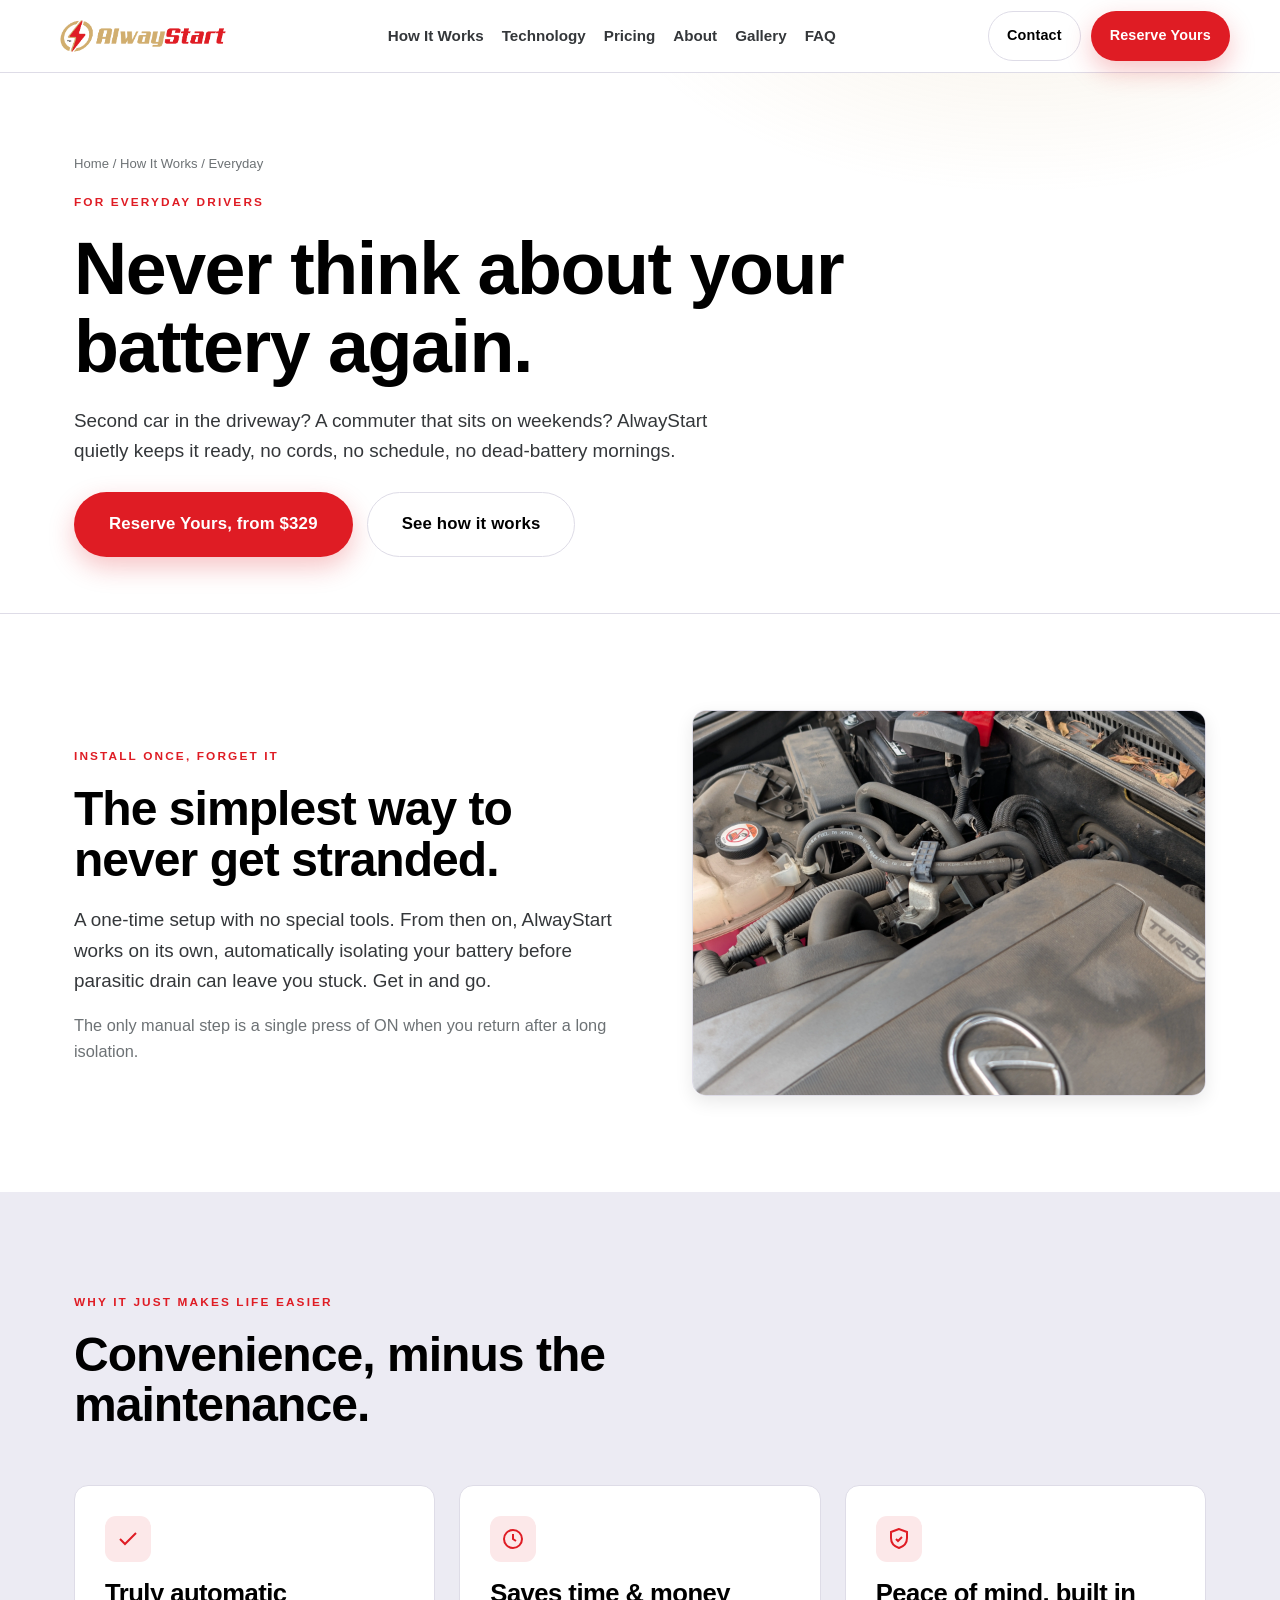
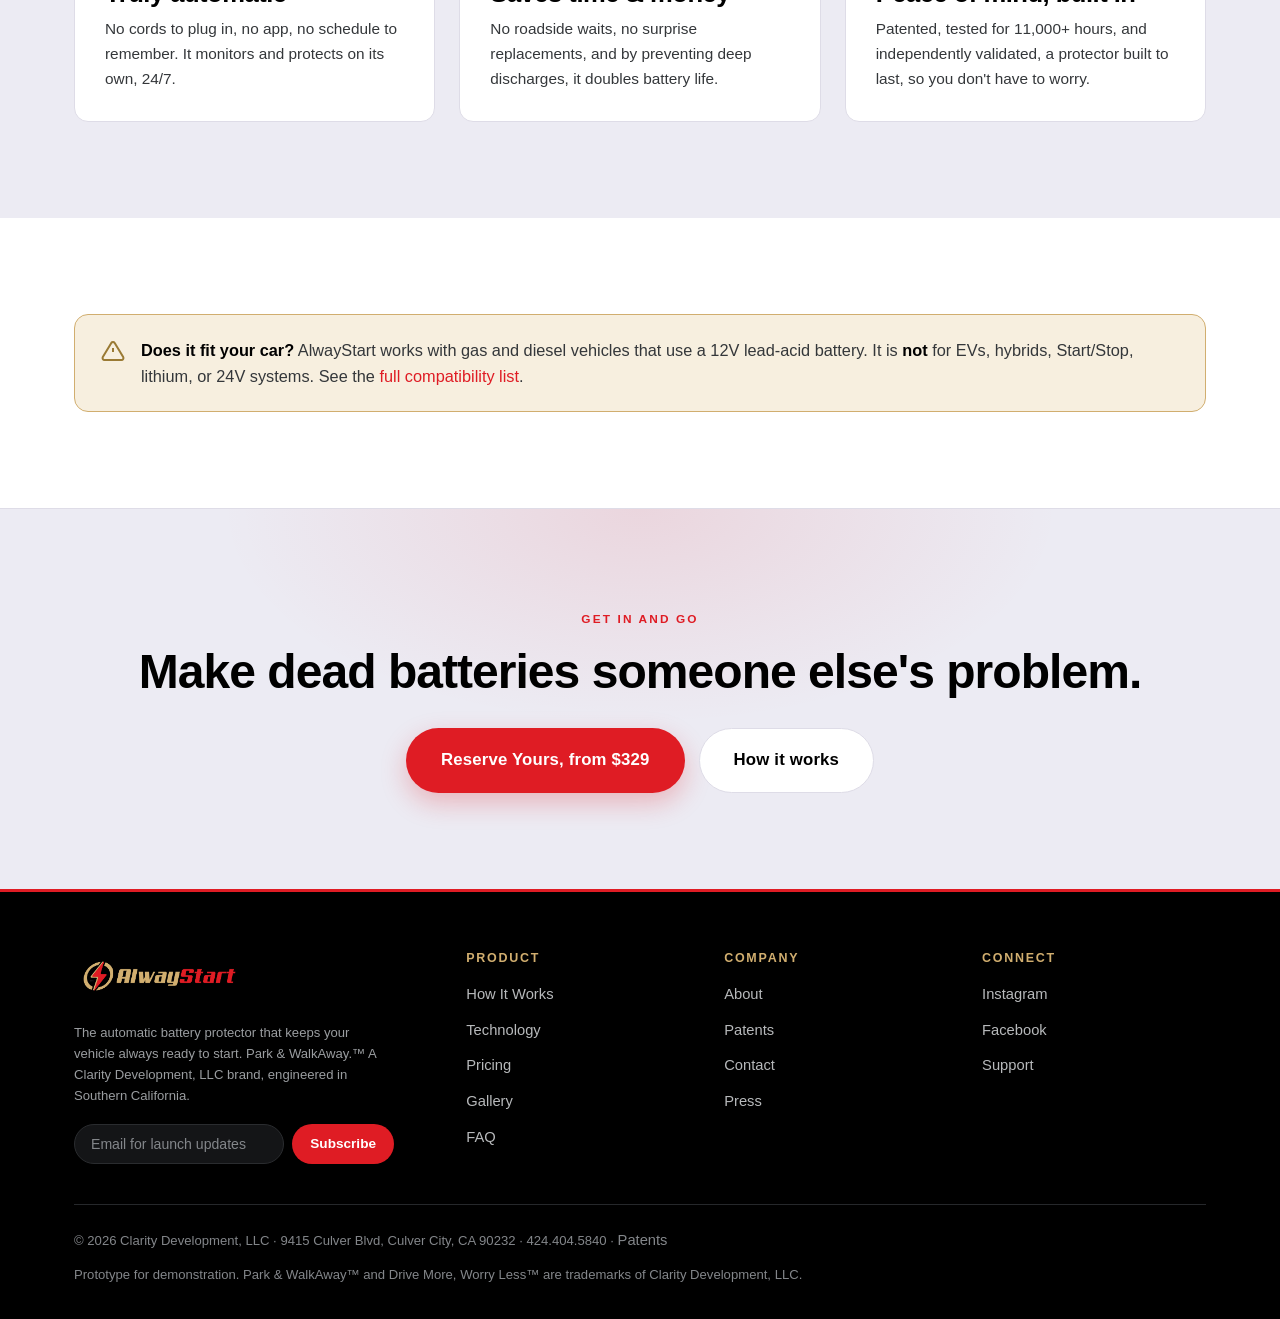
<file: for-everyday.html>
<!DOCTYPE html>
<html lang="en">
<head>
<meta charset="UTF-8">
<meta name="viewport" content="width=device-width, initial-scale=1.0">
<title>For Everyday Drivers, AlwayStart</title>
<meta name="description" content="AlwayStart for everyday drivers: install it once and forget it. No cords, no schedule, no dead-battery mornings, just get in and go.">
<link rel="preconnect" href="https://fonts.googleapis.com">
<link rel="icon" type="image/png" href="assets/logo-mark.png">
<link rel="stylesheet" href="styles.css">
</head>
<body>

<!-- NAV -->
<header class="nav">
  <div class="container nav-inner">
    <a href="index.html" class="brand" aria-label="AlwayStart home"><img src="assets/logo-dark.png" alt="AlwayStart" class="brand-mark"></a>
    <nav>
      <ul class="nav-links">
        <li><a href="how-it-works.html">How It Works</a></li>
        <li><a href="technology.html">Technology</a></li>
        <li><a href="pricing.html">Pricing</a></li>
        <li><a href="about.html">About</a></li>
        <li><a href="media.html">Gallery</a></li>
        <li><a href="faq.html">FAQ</a></li>
      </ul>
    </nav>
    <div class="nav-cta">
      <a href="contact.html" class="btn btn-ghost">Contact</a>
      <a href="pricing.html" class="btn btn-primary">Reserve Yours</a>
      <button class="nav-toggle" aria-label="Menu"><span></span><span></span><span></span></button>
    </div>
  </div>
</header>

<section class="pagehero">
  <div class="container">
    <div class="crumb"><a href="index.html">Home</a> / <a href="how-it-works.html">How It Works</a> / Everyday</div>
    <span class="eyebrow">For everyday drivers</span>
    <h1>Never think about your<br>battery again.</h1>
    <p class="lead" style="margin-top:20px">Second car in the driveway? A commuter that sits on weekends? AlwayStart quietly keeps it ready, no cords, no schedule, no dead-battery mornings.</p>
    <div class="hero-cta" style="margin-top:26px">
      <a href="pricing.html" class="btn btn-primary btn-lg">Reserve Yours, from $329</a>
      <a href="how-it-works.html" class="btn btn-ghost btn-lg">See how it works</a>
    </div>
  </div>
</section>

<section>
  <div class="container">
    <div class="hero-grid" style="align-items:center">
      <div class="reveal">
        <span class="eyebrow">Install once, forget it</span>
        <h2>The simplest way to never get stranded.</h2>
        <p class="lead" style="margin:20px 0 16px">A one-time setup with no special tools. From then on, AlwayStart works on its own, automatically isolating your battery before parasitic drain can leave you stuck. Get in and go.</p>
        <p class="muted">The only manual step is a single press of ON when you return after a long isolation.</p>
      </div>
      <div class="reveal">
        <img class="media-photo" src="media/Gallery/Lexus%20IS%20install.webp" alt="Everyday driver with AlwayStart installed">
      </div>
    </div>
  </div>
</section>

<section class="alt">
  <div class="container">
    <div class="section-head reveal">
      <span class="eyebrow">Why it just makes life easier</span>
      <h2>Convenience, minus the maintenance.</h2>
    </div>
    <div class="grid-3">
      <div class="card reveal">
        <div class="ico"><svg viewBox="0 0 24 24" fill="none" stroke="currentColor" stroke-width="2"><path d="M20 6 9 17l-5-5"/></svg></div>
        <h3>Truly automatic</h3>
        <p>No cords to plug in, no app, no schedule to remember. It monitors and protects on its own, 24/7.</p>
      </div>
      <div class="card reveal">
        <div class="ico"><svg viewBox="0 0 24 24" fill="none" stroke="currentColor" stroke-width="2"><circle cx="12" cy="12" r="9"/><path d="M12 7v5l3 2"/></svg></div>
        <h3>Saves time &amp; money</h3>
        <p>No roadside waits, no surprise replacements, and by preventing deep discharges, it doubles battery life.</p>
      </div>
      <div class="card reveal">
        <div class="ico"><svg viewBox="0 0 24 24" fill="none" stroke="currentColor" stroke-width="2"><path d="M12 2 4 5v6c0 5 3.4 8.5 8 10 4.6-1.5 8-5 8-10V5l-8-3Z"/><path d="m9 12 2 2 4-4"/></svg></div>
        <h3>Peace of mind, built in</h3>
        <p>Patented, tested for 11,000+ hours, and independently validated, a protector built to last, so you don't have to worry.</p>
      </div>
    </div>
  </div>
</section>

<section>
  <div class="container">
    <div class="compat reveal">
      <svg viewBox="0 0 24 24" fill="none" stroke="currentColor" stroke-width="2"><path d="M12 9v4m0 4h.01M10.3 3.9 1.8 18a2 2 0 0 0 1.7 3h17a2 2 0 0 0 1.7-3L13.7 3.9a2 2 0 0 0-3.4 0Z"/></svg>
      <p><b>Does it fit your car?</b> AlwayStart works with gas and diesel vehicles that use a 12V lead-acid battery. It is <b>not</b> for EVs, hybrids, Start/Stop, lithium, or 24V systems. See the <a href="technology.html" style="color:var(--volt)">full compatibility list</a>.</p>
    </div>
  </div>
</section>

<section class="cta-band">
  <div class="container reveal">
    <span class="eyebrow">Get in and go</span>
    <h2>Make dead batteries someone else's problem.</h2>
    <div class="btns">
      <a href="pricing.html" class="btn btn-primary btn-lg">Reserve Yours, from $329</a>
      <a href="how-it-works.html" class="btn btn-ghost btn-lg">How it works</a>
    </div>
  </div>
</section>

<footer class="site">
  <div class="container">
    <div class="foot-grid">
      <div>
        <a href="index.html" class="brand" aria-label="AlwayStart home"><img src="assets/logo-light.png" alt="AlwayStart" class="brand-mark foot-mark"></a>
        <p class="foot-note">The automatic battery protector that keeps your vehicle always ready to start. Park&nbsp;&&nbsp;WalkAway.™ A Clarity Development, LLC brand, engineered in Southern California.</p>
        <div class="foot-news">
          <form data-news>
            <input type="email" placeholder="Email for launch updates" aria-label="Email address" required>
            <button type="submit">Subscribe</button>
          </form>
          <p class="news-ok">Subscribed, thanks! (Prototype.)</p>
        </div>
      </div>
      <div><h4>Product</h4><ul><li><a href="how-it-works.html">How It Works</a></li><li><a href="technology.html">Technology</a></li><li><a href="pricing.html">Pricing</a></li><li><a href="media.html">Gallery</a></li><li><a href="faq.html">FAQ</a></li></ul></div>
      <div><h4>Company</h4><ul><li><a href="about.html">About</a></li><li><a href="patents.html">Patents</a></li><li><a href="contact.html">Contact</a></li><li><a href="#" data-demo="Press kit, coming soon.">Press</a></li></ul></div>
      <div><h4>Connect</h4><ul><li><a href="#" data-demo="Instagram @alwaystartco">Instagram</a></li><li><a href="#" data-demo="Facebook: AlwayStart">Facebook</a></li><li><a href="contact.html">Support</a></li></ul></div>
    </div>
    <div class="foot-bottom">
      <span>© 2026 Clarity Development, LLC · 9415 Culver Blvd, Culver City, CA 90232 · 424.404.5840 · <a href="patents.html" style="color:inherit">Patents</a></span>
      <span>Prototype for demonstration. Park&nbsp;&&nbsp;WalkAway™ and Drive More, Worry Less™ are trademarks of Clarity Development, LLC.</span>
    </div>
  </div>
</footer>

<script src="script.js"></script>
</body>
</html>
</file>
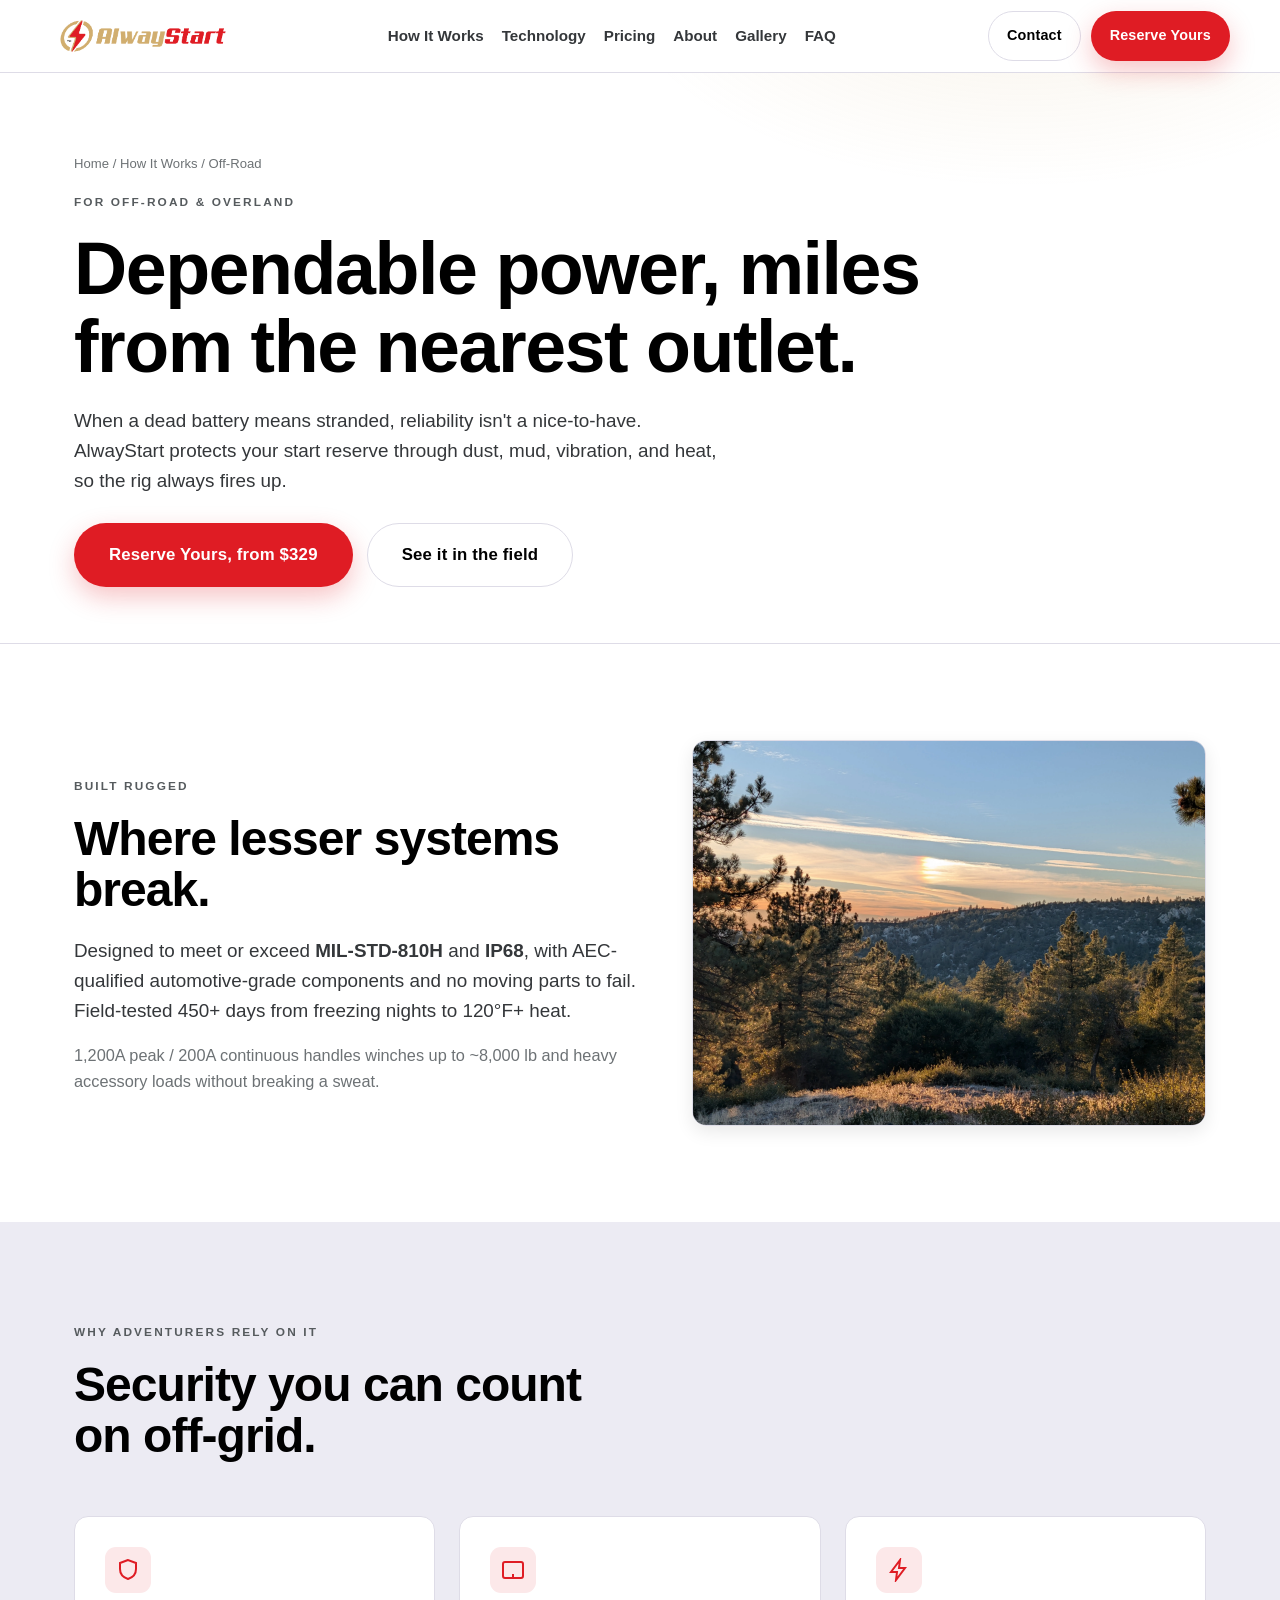
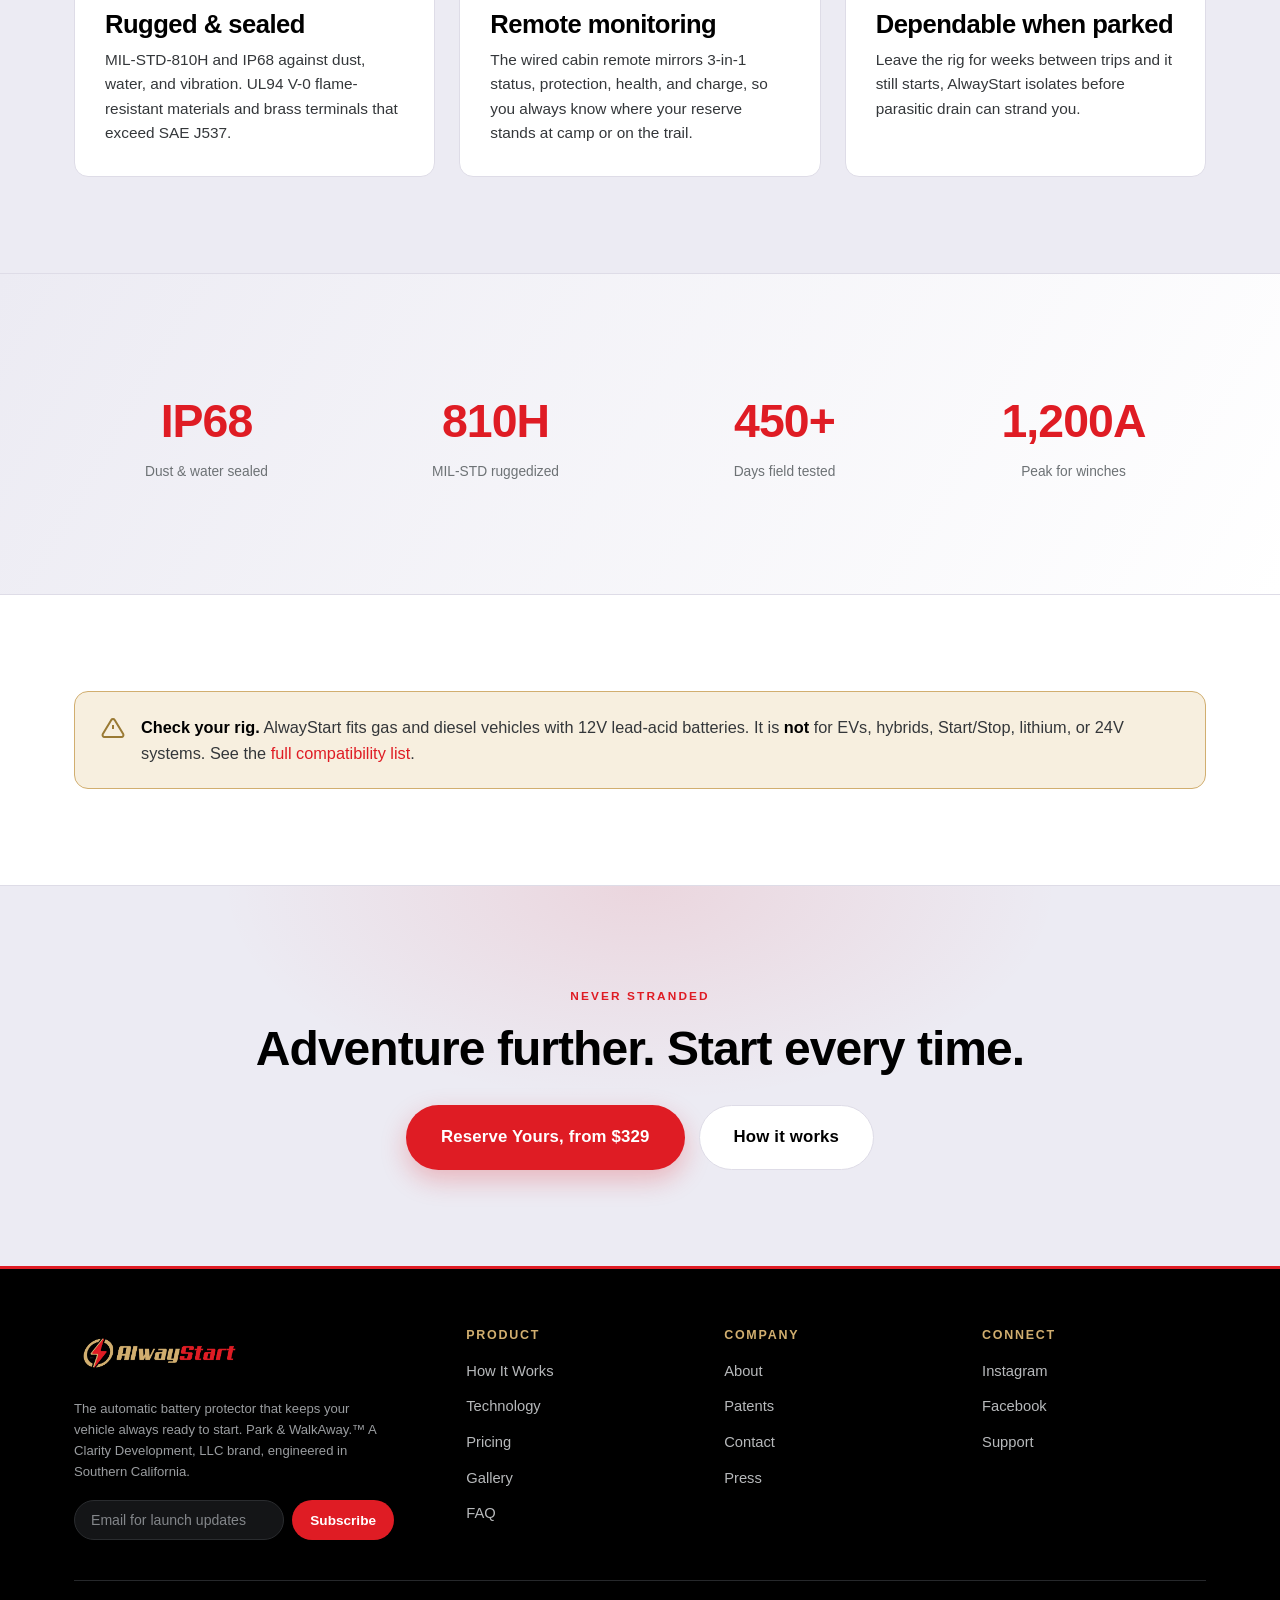
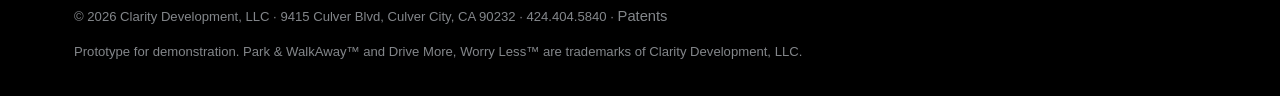
<file: for-offroad.html>
<!DOCTYPE html>
<html lang="en">
<head>
<meta charset="UTF-8">
<meta name="viewport" content="width=device-width, initial-scale=1.0">
<title>For Off-Road & Overland, AlwayStart</title>
<meta name="description" content="AlwayStart for off-road and outdoor adventurers: rugged MIL-STD-810H / IP68 protection, remote monitoring, and dependable power far from the nearest outlet.">
<link rel="preconnect" href="https://fonts.googleapis.com">
<link rel="icon" type="image/png" href="assets/logo-mark.png">
<link rel="stylesheet" href="styles.css">
</head>
<body>

<!-- NAV -->
<header class="nav">
  <div class="container nav-inner">
    <a href="index.html" class="brand" aria-label="AlwayStart home"><img src="assets/logo-dark.png" alt="AlwayStart" class="brand-mark"></a>
    <nav>
      <ul class="nav-links">
        <li><a href="how-it-works.html">How It Works</a></li>
        <li><a href="technology.html">Technology</a></li>
        <li><a href="pricing.html">Pricing</a></li>
        <li><a href="about.html">About</a></li>
        <li><a href="media.html">Gallery</a></li>
        <li><a href="faq.html">FAQ</a></li>
      </ul>
    </nav>
    <div class="nav-cta">
      <a href="contact.html" class="btn btn-ghost">Contact</a>
      <a href="pricing.html" class="btn btn-primary">Reserve Yours</a>
      <button class="nav-toggle" aria-label="Menu"><span></span><span></span><span></span></button>
    </div>
  </div>
</header>

<section class="pagehero">
  <div class="container">
    <div class="crumb"><a href="index.html">Home</a> / <a href="how-it-works.html">How It Works</a> / Off-Road</div>
    <span class="eyebrow blue">For off-road &amp; overland</span>
    <h1>Dependable power, miles<br>from the nearest outlet.</h1>
    <p class="lead" style="margin-top:20px">When a dead battery means stranded, reliability isn't a nice-to-have. AlwayStart protects your start reserve through dust, mud, vibration, and heat, so the rig always fires up.</p>
    <div class="hero-cta" style="margin-top:26px">
      <a href="pricing.html" class="btn btn-primary btn-lg">Reserve Yours, from $329</a>
      <a href="media.html" class="btn btn-ghost btn-lg">See it in the field</a>
    </div>
  </div>
</section>

<section>
  <div class="container">
    <div class="hero-grid" style="align-items:center">
      <div class="reveal">
        <span class="eyebrow blue">Built rugged</span>
        <h2>Where lesser systems break.</h2>
        <p class="lead" style="margin:20px 0 16px">Designed to meet or exceed <b>MIL-STD-810H</b> and <b>IP68</b>, with AEC-qualified automotive-grade components and no moving parts to fail. Field-tested 450+ days from freezing nights to 120°F+ heat.</p>
        <p class="muted">1,200A peak / 200A continuous handles winches up to ~8,000 lb and heavy accessory loads without breaking a sweat.</p>
      </div>
      <div class="reveal">
        <img class="media-photo" src="media/Gallery/Overlander%20forest%20view.webp" alt="Overland adventure at sunset with AlwayStart">
      </div>
    </div>
  </div>
</section>

<section class="alt">
  <div class="container">
    <div class="section-head reveal">
      <span class="eyebrow blue">Why adventurers rely on it</span>
      <h2>Security you can count on off-grid.</h2>
    </div>
    <div class="grid-3">
      <div class="card reveal">
        <div class="ico"><svg viewBox="0 0 24 24" fill="none" stroke="currentColor" stroke-width="2"><path d="M12 2 4 5v6c0 5 3.4 8.5 8 10 4.6-1.5 8-5 8-10V5l-8-3Z"/></svg></div>
        <h3>Rugged &amp; sealed</h3>
        <p>MIL-STD-810H and IP68 against dust, water, and vibration. UL94 V-0 flame-resistant materials and brass terminals that exceed SAE J537.</p>
      </div>
      <div class="card reveal">
        <div class="ico"><svg viewBox="0 0 24 24" fill="none" stroke="currentColor" stroke-width="2"><rect x="2" y="4" width="20" height="16" rx="2"/><path d="M8 20h8M12 16v4"/></svg></div>
        <h3>Remote monitoring</h3>
        <p>The wired cabin remote mirrors 3-in-1 status, protection, health, and charge, so you always know where your reserve stands at camp or on the trail.</p>
      </div>
      <div class="card reveal">
        <div class="ico"><svg viewBox="0 0 24 24" fill="none" stroke="currentColor" stroke-width="2"><path d="M13 2 4 14h6l-1 8 9-12h-6l1-8Z"/></svg></div>
        <h3>Dependable when parked</h3>
        <p>Leave the rig for weeks between trips and it still starts, AlwayStart isolates before parasitic drain can strand you.</p>
      </div>
    </div>
  </div>
</section>

<section class="statband">
  <div class="container">
    <div class="grid-4">
      <div class="stat reveal"><b>IP68</b><span>Dust &amp; water sealed</span></div>
      <div class="stat reveal"><b>810H</b><span>MIL-STD ruggedized</span></div>
      <div class="stat reveal"><b>450+</b><span>Days field tested</span></div>
      <div class="stat reveal"><b>1,200A</b><span>Peak for winches</span></div>
    </div>
  </div>
</section>

<section>
  <div class="container">
    <div class="compat reveal">
      <svg viewBox="0 0 24 24" fill="none" stroke="currentColor" stroke-width="2"><path d="M12 9v4m0 4h.01M10.3 3.9 1.8 18a2 2 0 0 0 1.7 3h17a2 2 0 0 0 1.7-3L13.7 3.9a2 2 0 0 0-3.4 0Z"/></svg>
      <p><b>Check your rig.</b> AlwayStart fits gas and diesel vehicles with 12V lead-acid batteries. It is <b>not</b> for EVs, hybrids, Start/Stop, lithium, or 24V systems. See the <a href="technology.html" style="color:var(--volt)">full compatibility list</a>.</p>
    </div>
  </div>
</section>

<section class="cta-band">
  <div class="container reveal">
    <span class="eyebrow">Never stranded</span>
    <h2>Adventure further. Start every time.</h2>
    <div class="btns">
      <a href="pricing.html" class="btn btn-primary btn-lg">Reserve Yours, from $329</a>
      <a href="how-it-works.html" class="btn btn-ghost btn-lg">How it works</a>
    </div>
  </div>
</section>

<footer class="site">
  <div class="container">
    <div class="foot-grid">
      <div>
        <a href="index.html" class="brand" aria-label="AlwayStart home"><img src="assets/logo-light.png" alt="AlwayStart" class="brand-mark foot-mark"></a>
        <p class="foot-note">The automatic battery protector that keeps your vehicle always ready to start. Park&nbsp;&&nbsp;WalkAway.™ A Clarity Development, LLC brand, engineered in Southern California.</p>
        <div class="foot-news">
          <form data-news>
            <input type="email" placeholder="Email for launch updates" aria-label="Email address" required>
            <button type="submit">Subscribe</button>
          </form>
          <p class="news-ok">Subscribed, thanks! (Prototype.)</p>
        </div>
      </div>
      <div><h4>Product</h4><ul><li><a href="how-it-works.html">How It Works</a></li><li><a href="technology.html">Technology</a></li><li><a href="pricing.html">Pricing</a></li><li><a href="media.html">Gallery</a></li><li><a href="faq.html">FAQ</a></li></ul></div>
      <div><h4>Company</h4><ul><li><a href="about.html">About</a></li><li><a href="patents.html">Patents</a></li><li><a href="contact.html">Contact</a></li><li><a href="#" data-demo="Press kit, coming soon.">Press</a></li></ul></div>
      <div><h4>Connect</h4><ul><li><a href="#" data-demo="Instagram @alwaystartco">Instagram</a></li><li><a href="#" data-demo="Facebook: AlwayStart">Facebook</a></li><li><a href="contact.html">Support</a></li></ul></div>
    </div>
    <div class="foot-bottom">
      <span>© 2026 Clarity Development, LLC · 9415 Culver Blvd, Culver City, CA 90232 · 424.404.5840 · <a href="patents.html" style="color:inherit">Patents</a></span>
      <span>Prototype for demonstration. Park&nbsp;&&nbsp;WalkAway™ and Drive More, Worry Less™ are trademarks of Clarity Development, LLC.</span>
    </div>
  </div>
</footer>

<script src="script.js"></script>
</body>
</html>
</file>
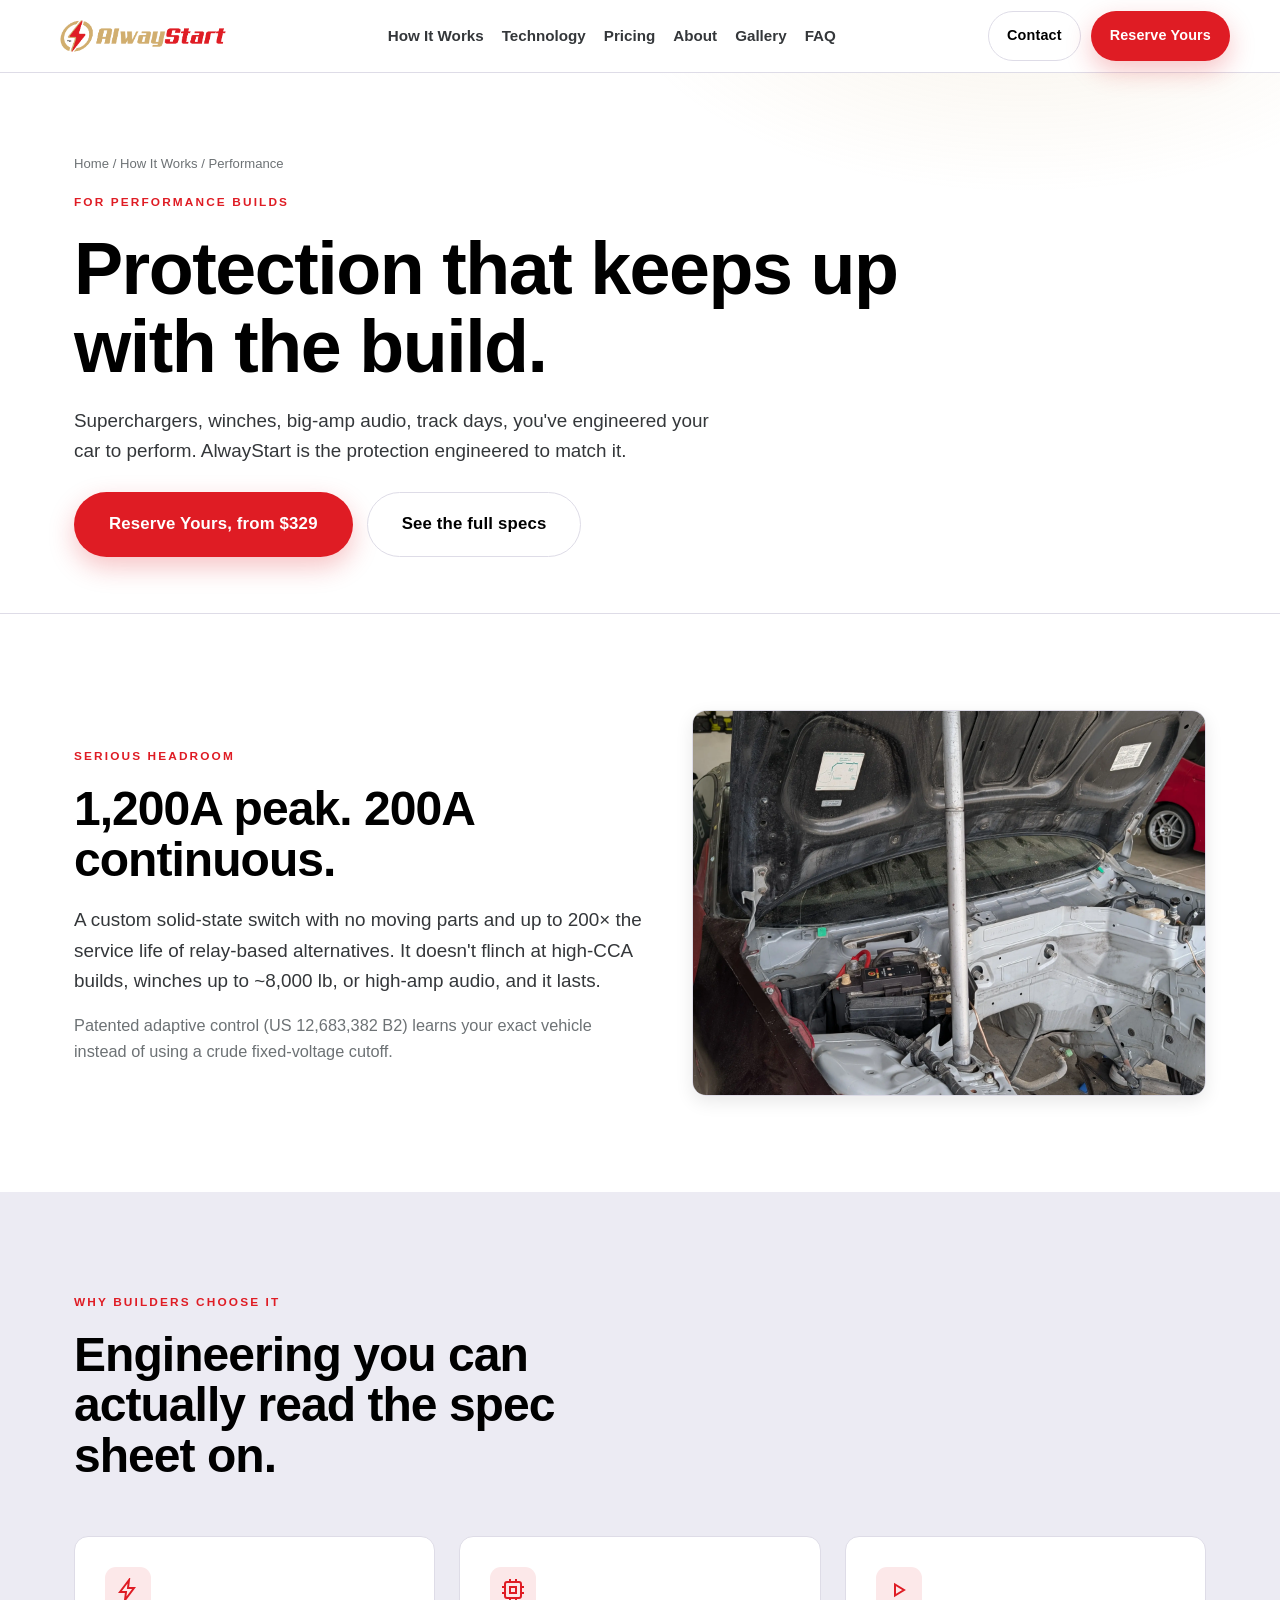
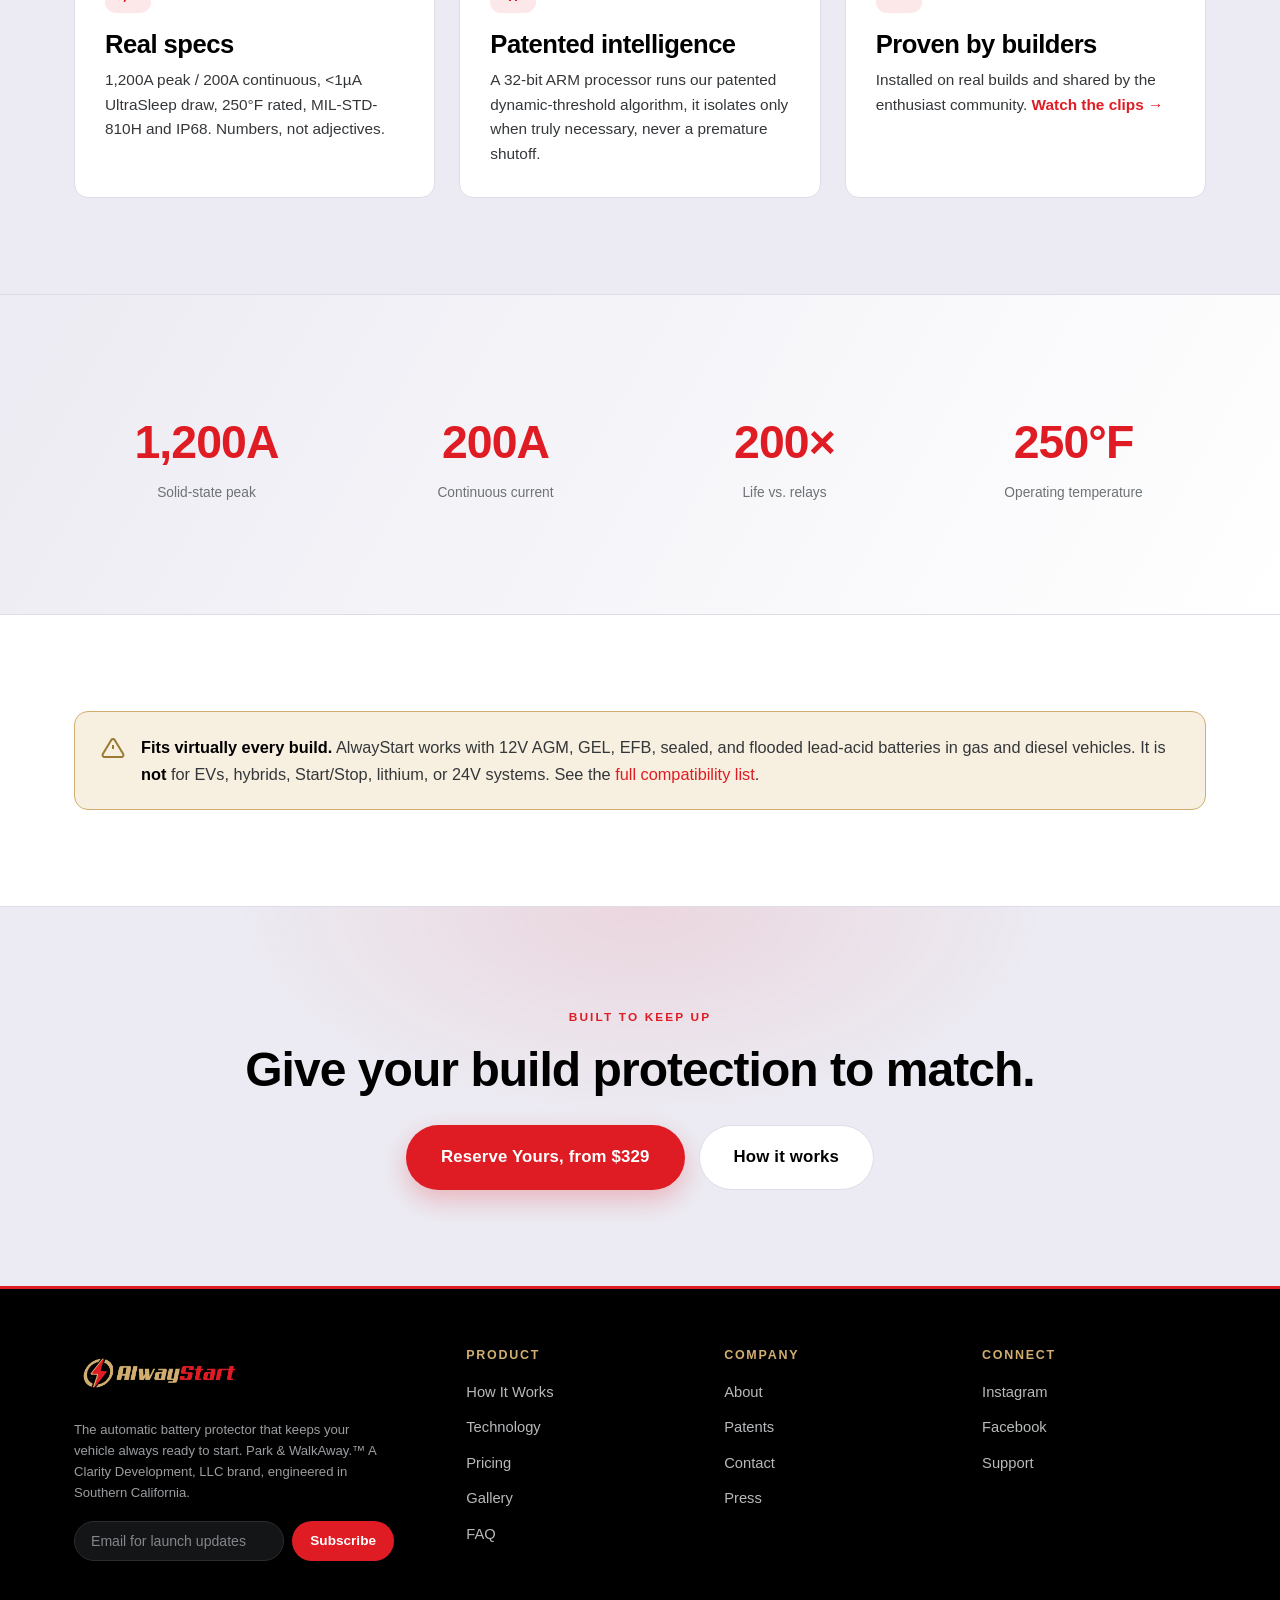
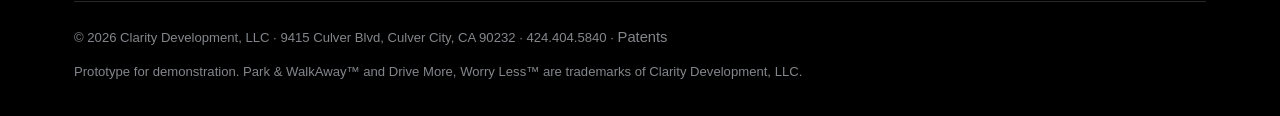
<file: for-performance.html>
<!DOCTYPE html>
<html lang="en">
<head>
<meta charset="UTF-8">
<meta name="viewport" content="width=device-width, initial-scale=1.0">
<title>For Performance Builds, AlwayStart</title>
<meta name="description" content="AlwayStart for performance enthusiasts: 1,200A solid-state headroom, a patented adaptive algorithm, and protection proven by real builders.">
<link rel="preconnect" href="https://fonts.googleapis.com">
<link rel="icon" type="image/png" href="assets/logo-mark.png">
<link rel="stylesheet" href="styles.css">
</head>
<body>

<!-- NAV -->
<header class="nav">
  <div class="container nav-inner">
    <a href="index.html" class="brand" aria-label="AlwayStart home"><img src="assets/logo-dark.png" alt="AlwayStart" class="brand-mark"></a>
    <nav>
      <ul class="nav-links">
        <li><a href="how-it-works.html">How It Works</a></li>
        <li><a href="technology.html">Technology</a></li>
        <li><a href="pricing.html">Pricing</a></li>
        <li><a href="about.html">About</a></li>
        <li><a href="media.html">Gallery</a></li>
        <li><a href="faq.html">FAQ</a></li>
      </ul>
    </nav>
    <div class="nav-cta">
      <a href="contact.html" class="btn btn-ghost">Contact</a>
      <a href="pricing.html" class="btn btn-primary">Reserve Yours</a>
      <button class="nav-toggle" aria-label="Menu"><span></span><span></span><span></span></button>
    </div>
  </div>
</header>

<section class="pagehero">
  <div class="container">
    <div class="crumb"><a href="index.html">Home</a> / <a href="how-it-works.html">How It Works</a> / Performance</div>
    <span class="eyebrow">For performance builds</span>
    <h1>Protection that keeps up<br>with the build.</h1>
    <p class="lead" style="margin-top:20px">Superchargers, winches, big-amp audio, track days, you've engineered your car to perform. AlwayStart is the protection engineered to match it.</p>
    <div class="hero-cta" style="margin-top:26px">
      <a href="pricing.html" class="btn btn-primary btn-lg">Reserve Yours, from $329</a>
      <a href="technology.html" class="btn btn-ghost btn-lg">See the full specs</a>
    </div>
  </div>
</section>

<section>
  <div class="container">
    <div class="hero-grid" style="align-items:center">
      <div class="reveal">
        <span class="eyebrow">Serious headroom</span>
        <h2>1,200A peak. 200A continuous.</h2>
        <p class="lead" style="margin:20px 0 16px">A custom solid-state switch with no moving parts and up to 200× the service life of relay-based alternatives. It doesn't flinch at high-CCA builds, winches up to ~8,000 lb, or high-amp audio, and it lasts.</p>
        <p class="muted">Patented adaptive control (US 12,683,382 B2) learns your exact vehicle instead of using a crude fixed-voltage cutoff.</p>
      </div>
      <div class="reveal">
        <img class="media-photo" src="media/Gallery/Nissan%20350Z%20install%20on%20build%20car.webp" alt="Nissan 350Z build with AlwayStart installed">
      </div>
    </div>
  </div>
</section>

<section class="alt">
  <div class="container">
    <div class="section-head reveal">
      <span class="eyebrow">Why builders choose it</span>
      <h2>Engineering you can actually read the spec sheet on.</h2>
    </div>
    <div class="grid-3">
      <div class="card reveal">
        <div class="ico"><svg viewBox="0 0 24 24" fill="none" stroke="currentColor" stroke-width="2"><path d="M13 2 4 14h6l-1 8 9-12h-6l1-8Z"/></svg></div>
        <h3>Real specs</h3>
        <p>1,200A peak / 200A continuous, &lt;1µA UltraSleep draw, 250°F rated, MIL-STD-810H and IP68. Numbers, not adjectives.</p>
      </div>
      <div class="card reveal">
        <div class="ico"><svg viewBox="0 0 24 24" fill="none" stroke="currentColor" stroke-width="2"><rect x="4" y="4" width="16" height="16" rx="2"/><path d="M9 9h6v6H9z"/><path d="M9 1v3M15 1v3M9 20v3M15 20v3M1 9h3M1 15h3M20 9h3M20 15h3"/></svg></div>
        <h3>Patented intelligence</h3>
        <p>A 32-bit ARM processor runs our patented dynamic-threshold algorithm, it isolates only when truly necessary, never a premature shutoff.</p>
      </div>
      <div class="card reveal">
        <div class="ico"><svg viewBox="0 0 24 24" fill="none" stroke="currentColor" stroke-width="2"><path d="M8 6.5v11l9-5.5-9-5.5Z"/></svg></div>
        <h3>Proven by builders</h3>
        <p>Installed on real builds and shared by the enthusiast community. <a href="how-it-works.html#clips" style="color:var(--volt);font-weight:700">Watch the clips →</a></p>
      </div>
    </div>
  </div>
</section>

<section class="statband">
  <div class="container">
    <div class="grid-4">
      <div class="stat reveal"><b>1,200A</b><span>Solid-state peak</span></div>
      <div class="stat reveal"><b>200A</b><span>Continuous current</span></div>
      <div class="stat reveal"><b>200×</b><span>Life vs. relays</span></div>
      <div class="stat reveal"><b>250°F</b><span>Operating temperature</span></div>
    </div>
  </div>
</section>

<section>
  <div class="container">
    <div class="compat reveal">
      <svg viewBox="0 0 24 24" fill="none" stroke="currentColor" stroke-width="2"><path d="M12 9v4m0 4h.01M10.3 3.9 1.8 18a2 2 0 0 0 1.7 3h17a2 2 0 0 0 1.7-3L13.7 3.9a2 2 0 0 0-3.4 0Z"/></svg>
      <p><b>Fits virtually every build.</b> AlwayStart works with 12V AGM, GEL, EFB, sealed, and flooded lead-acid batteries in gas and diesel vehicles. It is <b>not</b> for EVs, hybrids, Start/Stop, lithium, or 24V systems. See the <a href="technology.html" style="color:var(--volt)">full compatibility list</a>.</p>
    </div>
  </div>
</section>

<section class="cta-band">
  <div class="container reveal">
    <span class="eyebrow">Built to keep up</span>
    <h2>Give your build protection to match.</h2>
    <div class="btns">
      <a href="pricing.html" class="btn btn-primary btn-lg">Reserve Yours, from $329</a>
      <a href="how-it-works.html" class="btn btn-ghost btn-lg">How it works</a>
    </div>
  </div>
</section>

<footer class="site">
  <div class="container">
    <div class="foot-grid">
      <div>
        <a href="index.html" class="brand" aria-label="AlwayStart home"><img src="assets/logo-light.png" alt="AlwayStart" class="brand-mark foot-mark"></a>
        <p class="foot-note">The automatic battery protector that keeps your vehicle always ready to start. Park&nbsp;&&nbsp;WalkAway.™ A Clarity Development, LLC brand, engineered in Southern California.</p>
        <div class="foot-news">
          <form data-news>
            <input type="email" placeholder="Email for launch updates" aria-label="Email address" required>
            <button type="submit">Subscribe</button>
          </form>
          <p class="news-ok">Subscribed, thanks! (Prototype.)</p>
        </div>
      </div>
      <div><h4>Product</h4><ul><li><a href="how-it-works.html">How It Works</a></li><li><a href="technology.html">Technology</a></li><li><a href="pricing.html">Pricing</a></li><li><a href="media.html">Gallery</a></li><li><a href="faq.html">FAQ</a></li></ul></div>
      <div><h4>Company</h4><ul><li><a href="about.html">About</a></li><li><a href="patents.html">Patents</a></li><li><a href="contact.html">Contact</a></li><li><a href="#" data-demo="Press kit, coming soon.">Press</a></li></ul></div>
      <div><h4>Connect</h4><ul><li><a href="#" data-demo="Instagram @alwaystartco">Instagram</a></li><li><a href="#" data-demo="Facebook: AlwayStart">Facebook</a></li><li><a href="contact.html">Support</a></li></ul></div>
    </div>
    <div class="foot-bottom">
      <span>© 2026 Clarity Development, LLC · 9415 Culver Blvd, Culver City, CA 90232 · 424.404.5840 · <a href="patents.html" style="color:inherit">Patents</a></span>
      <span>Prototype for demonstration. Park&nbsp;&&nbsp;WalkAway™ and Drive More, Worry Less™ are trademarks of Clarity Development, LLC.</span>
    </div>
  </div>
</footer>

<script src="script.js"></script>
</body>
</html>
</file>
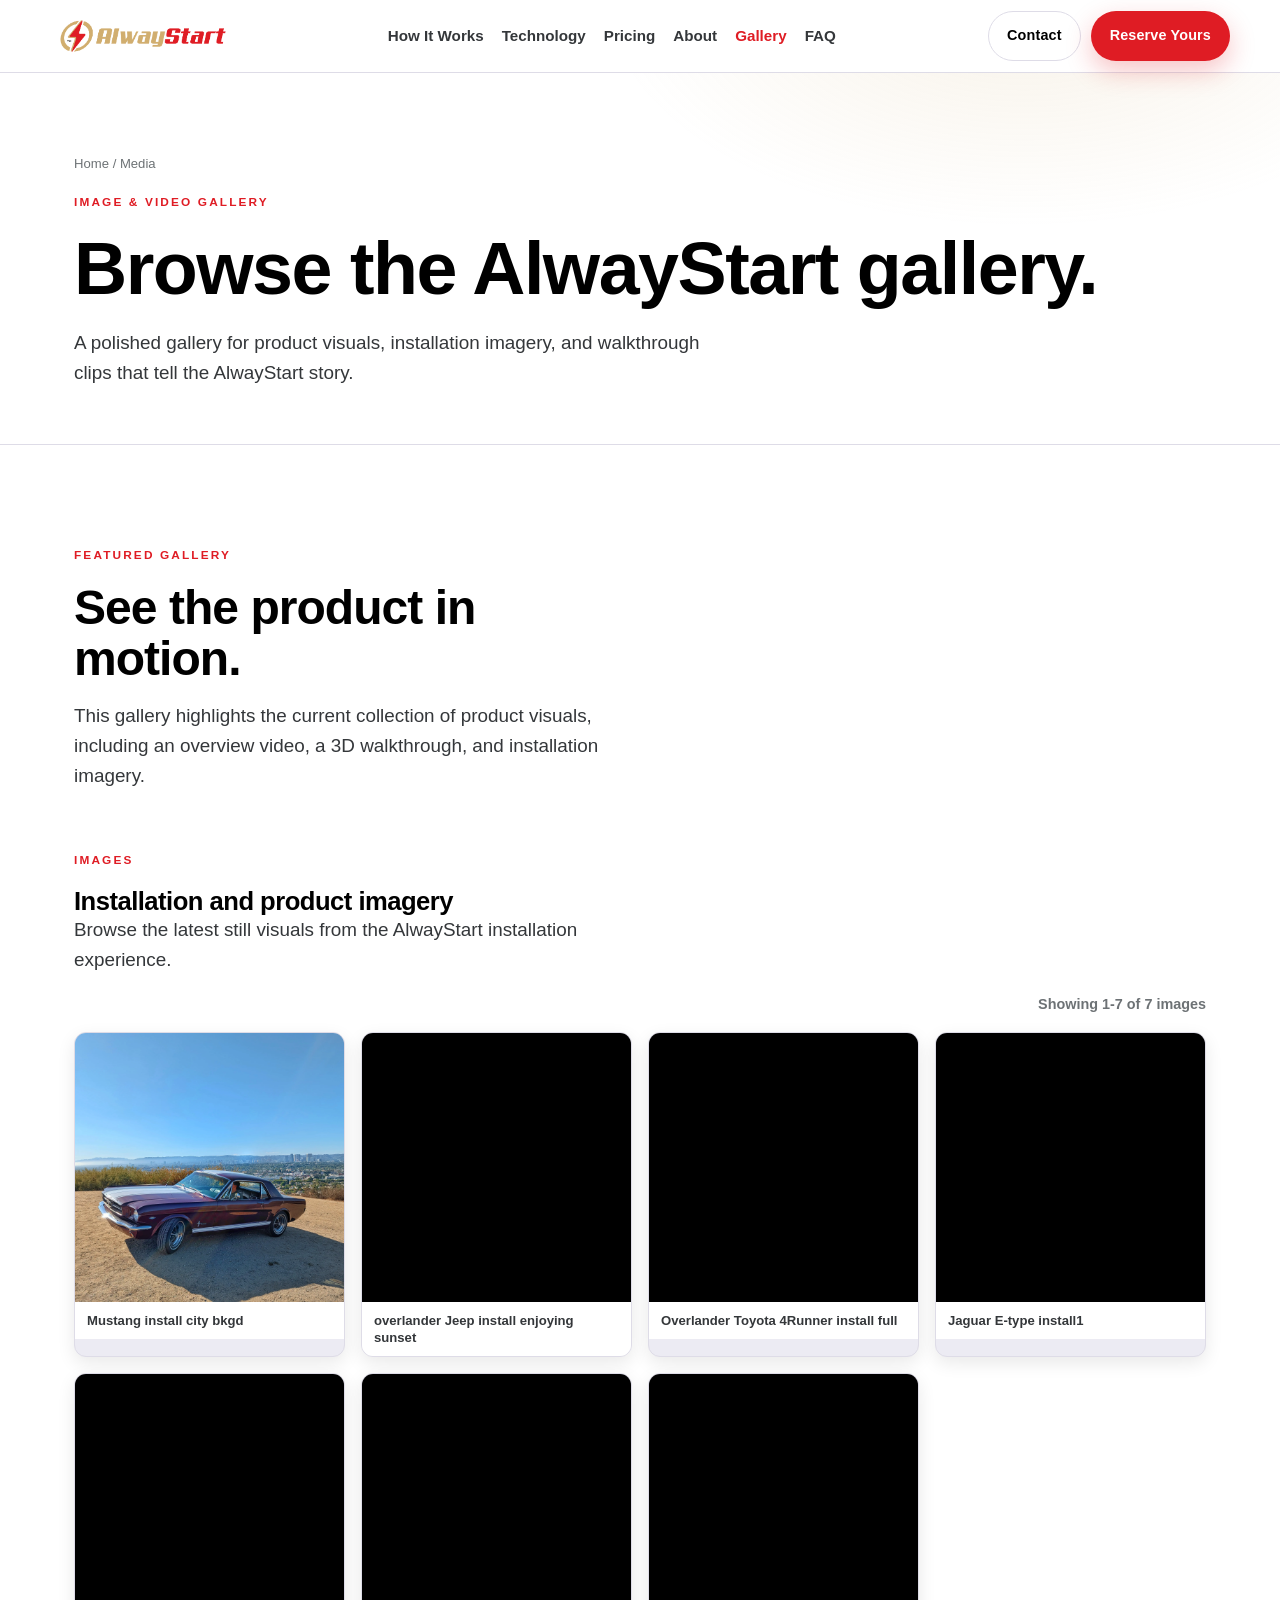
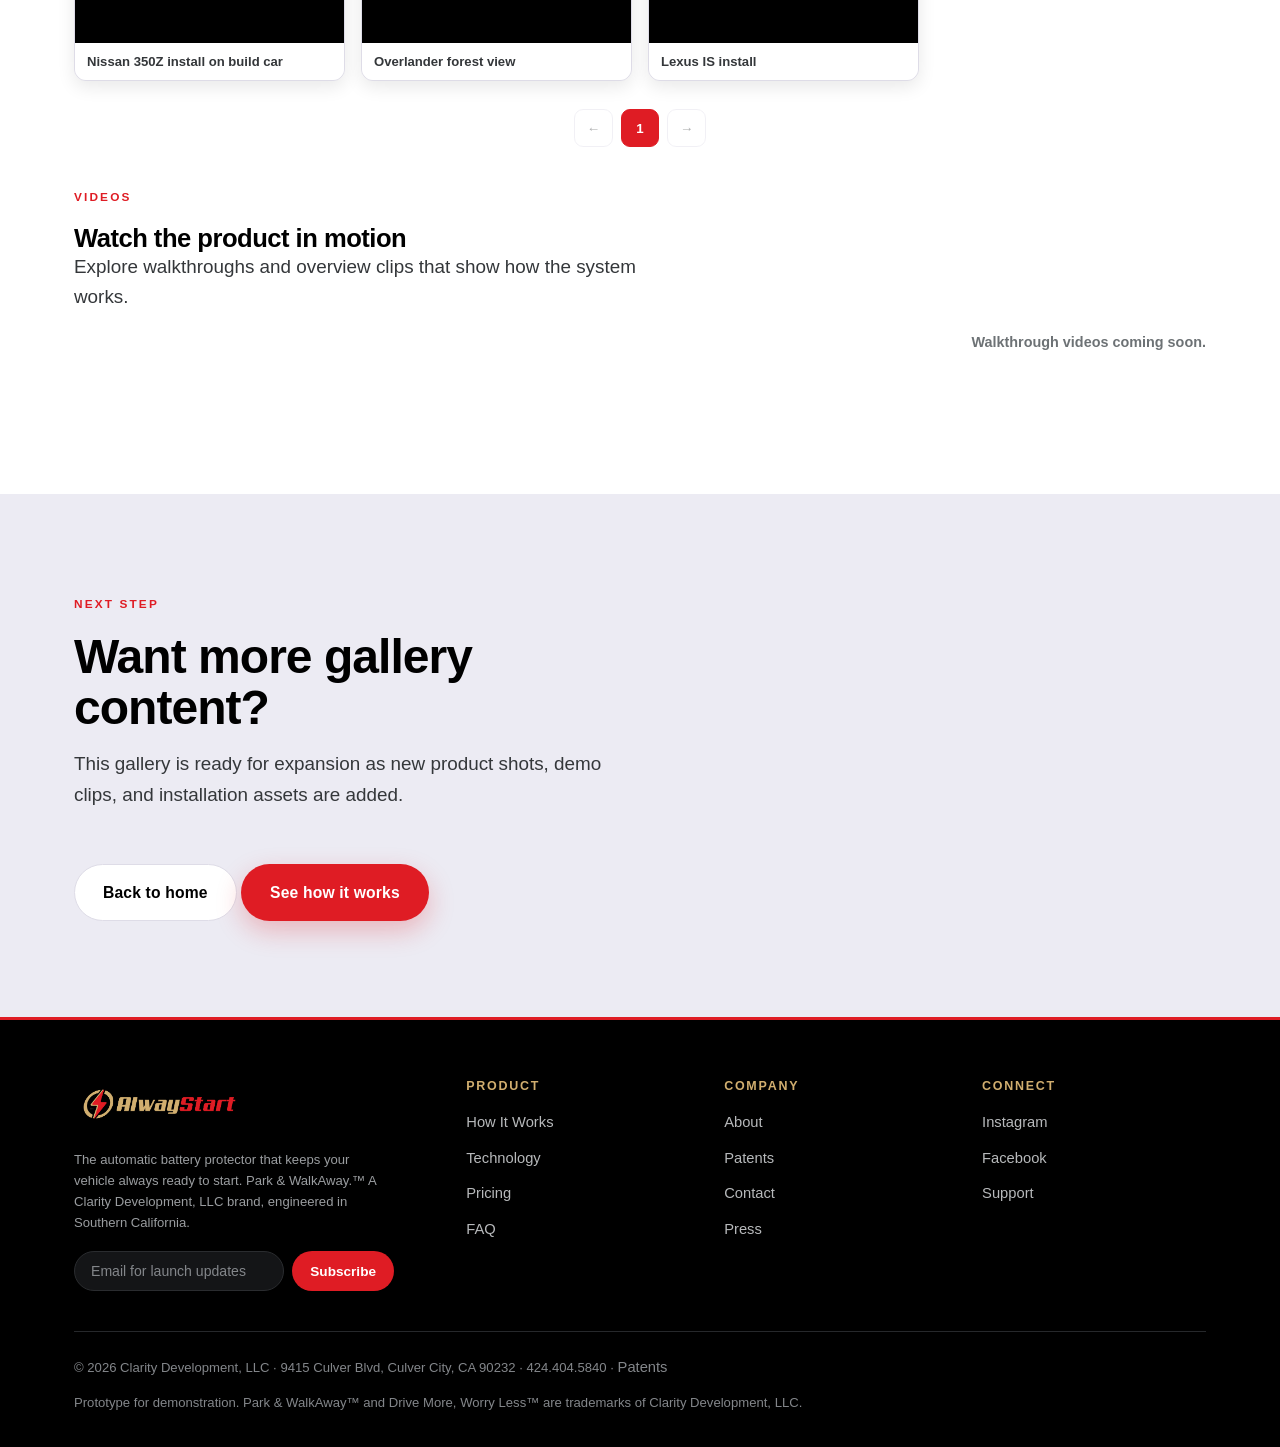
<file: media.html>
<!DOCTYPE html>
<html lang="en">
<head>
<meta charset="UTF-8">
<meta name="viewport" content="width=device-width, initial-scale=1.0">
<title>Gallery, AlwayStart</title>
<meta name="description" content="Browse AlwayStart product images and videos in a polished gallery featuring installation visuals and product walkthrough clips.">
<link rel="preconnect" href="https://fonts.googleapis.com">
<link rel="icon" type="image/png" href="assets/logo-mark.png">
<link rel="stylesheet" href="styles.css">
</head>
<body>

<!-- NAV -->
<header class="nav">
  <div class="container nav-inner">
    <a href="index.html" class="brand" aria-label="AlwayStart home"><img src="assets/logo-dark.png" alt="AlwayStart" class="brand-mark"></a>
    <nav>
      <ul class="nav-links">
        <li><a href="how-it-works.html">How It Works</a></li>
        <li><a href="technology.html">Technology</a></li>
        <li><a href="pricing.html">Pricing</a></li>
        <li><a href="about.html">About</a></li>
        <li><a href="media.html" class="active">Gallery</a></li>
        <li><a href="faq.html">FAQ</a></li>
      </ul>
    </nav>
    <div class="nav-cta">
      <a href="contact.html" class="btn btn-ghost">Contact</a>
      <a href="pricing.html" class="btn btn-primary">Reserve Yours</a>
      <button class="nav-toggle" aria-label="Menu"><span></span><span></span><span></span></button>
    </div>
  </div>
</header>

<section class="pagehero">
  <div class="container">
    <div class="crumb"><a href="index.html">Home</a> / Media</div>
    <span class="eyebrow">Image & video gallery</span>
    <h1>Browse the AlwayStart gallery.</h1>
    <p class="lead" style="margin-top:20px">A polished gallery for product visuals, installation imagery, and walkthrough clips that tell the AlwayStart story.</p>
  </div>
</section>

<section>
  <div class="container">
    <div class="section-head reveal">
      <span class="eyebrow">Featured gallery</span>
      <h2>See the product in motion.</h2>
      <p class="lead">This gallery highlights the current collection of product visuals, including an overview video, a 3D walkthrough, and installation imagery.</p>
    </div>

    <div class="gallery-section reveal">
      <div class="section-head" style="margin-bottom:18px;padding:0;">
        <span class="eyebrow">Images</span>
        <h3>Installation and product imagery</h3>
        <p class="lead">Browse the latest still visuals from the AlwayStart installation experience.</p>
      </div>
      <div class="gallery-toolbar">
        <p id="image-gallery-count" class="gallery-count">Loading images…</p>
      </div>
      <div id="image-gallery-grid" class="gallery-grid"></div>
      <div id="image-gallery-pagination" class="gallery-pagination"></div>
    </div>

    <div class="gallery-section reveal" style="margin-top:36px;">
      <div class="section-head" style="margin-bottom:18px;padding:0;">
        <span class="eyebrow">Videos</span>
        <h3>Watch the product in motion</h3>
        <p class="lead">Explore walkthroughs and overview clips that show how the system works.</p>
      </div>
      <div class="gallery-toolbar">
        <p id="video-gallery-count" class="gallery-count">Loading videos…</p>
      </div>
      <div id="video-gallery-grid" class="gallery-grid"></div>
      <div id="video-gallery-pagination" class="gallery-pagination"></div>
    </div>

    <div id="gallery-lightbox" class="gallery-lightbox" aria-hidden="true">
      <button id="gallery-lightbox-close" class="gallery-lightbox-close" aria-label="Close image">×</button>
      <button id="gallery-lightbox-prev" class="gallery-lightbox-nav prev" aria-label="Previous image">←</button>
      <div class="gallery-lightbox-stage">
        <div id="gallery-lightbox-media" class="gallery-lightbox-media"></div>
        <div id="gallery-lightbox-title" class="gallery-lightbox-title"></div>
      </div>
      <button id="gallery-lightbox-next" class="gallery-lightbox-nav next" aria-label="Next image">→</button>
    </div>
  </div>
</section>

<section class="alt">
  <div class="container">
    <div class="section-head reveal">
      <span class="eyebrow">Next step</span>
      <h2>Want more gallery content?</h2>
      <p class="lead">This gallery is ready for expansion as new product shots, demo clips, and installation assets are added.</p>
    </div>
    <div class="btns reveal">
      <a href="index.html" class="btn btn-ghost">Back to home</a>
      <a href="how-it-works.html" class="btn btn-primary">See how it works</a>
    </div>
  </div>
</section>

<footer class="site">
  <div class="container">
    <div class="foot-grid">
      <div>
        <a href="index.html" class="brand" aria-label="AlwayStart home"><img src="assets/logo-light.png" alt="" class="brand-mark foot-mark"></a>
        <p class="foot-note">The automatic battery protector that keeps your vehicle always ready to start. Park&nbsp;&&nbsp;WalkAway.™ A Clarity Development, LLC brand, engineered in Southern California.</p>
        <div class="foot-news">
          <form data-news>
            <input type="email" placeholder="Email for launch updates" aria-label="Email address" required>
            <button type="submit">Subscribe</button>
          </form>
          <p class="news-ok">Subscribed, thanks! (Prototype.)</p>
        </div>
      </div>
      <div><h4>Product</h4><ul><li><a href="how-it-works.html">How It Works</a></li><li><a href="technology.html">Technology</a></li><li><a href="pricing.html">Pricing</a></li><li><a href="faq.html">FAQ</a></li></ul></div>
      <div><h4>Company</h4><ul><li><a href="about.html">About</a></li><li><a href="patents.html">Patents</a></li><li><a href="contact.html">Contact</a></li><li><a href="#" data-demo="Press kit, coming soon.">Press</a></li></ul></div>
      <div><h4>Connect</h4><ul><li><a href="#" data-demo="Instagram @alwaystartco">Instagram</a></li><li><a href="#" data-demo="Facebook: AlwayStart">Facebook</a></li><li><a href="contact.html">Support</a></li></ul></div>
    </div>
    <div class="foot-bottom">
      <span>© 2026 Clarity Development, LLC · 9415 Culver Blvd, Culver City, CA 90232 · 424.404.5840 · <a href="patents.html" style="color:inherit">Patents</a></span>
      <span>Prototype for demonstration. Park&nbsp;&&nbsp;WalkAway™ and Drive More, Worry Less™ are trademarks of Clarity Development, LLC.</span>
    </div>
  </div>
</footer>

<script src="gallery.js"></script>
<script src="script.js"></script>
</body>
</html>
</file>
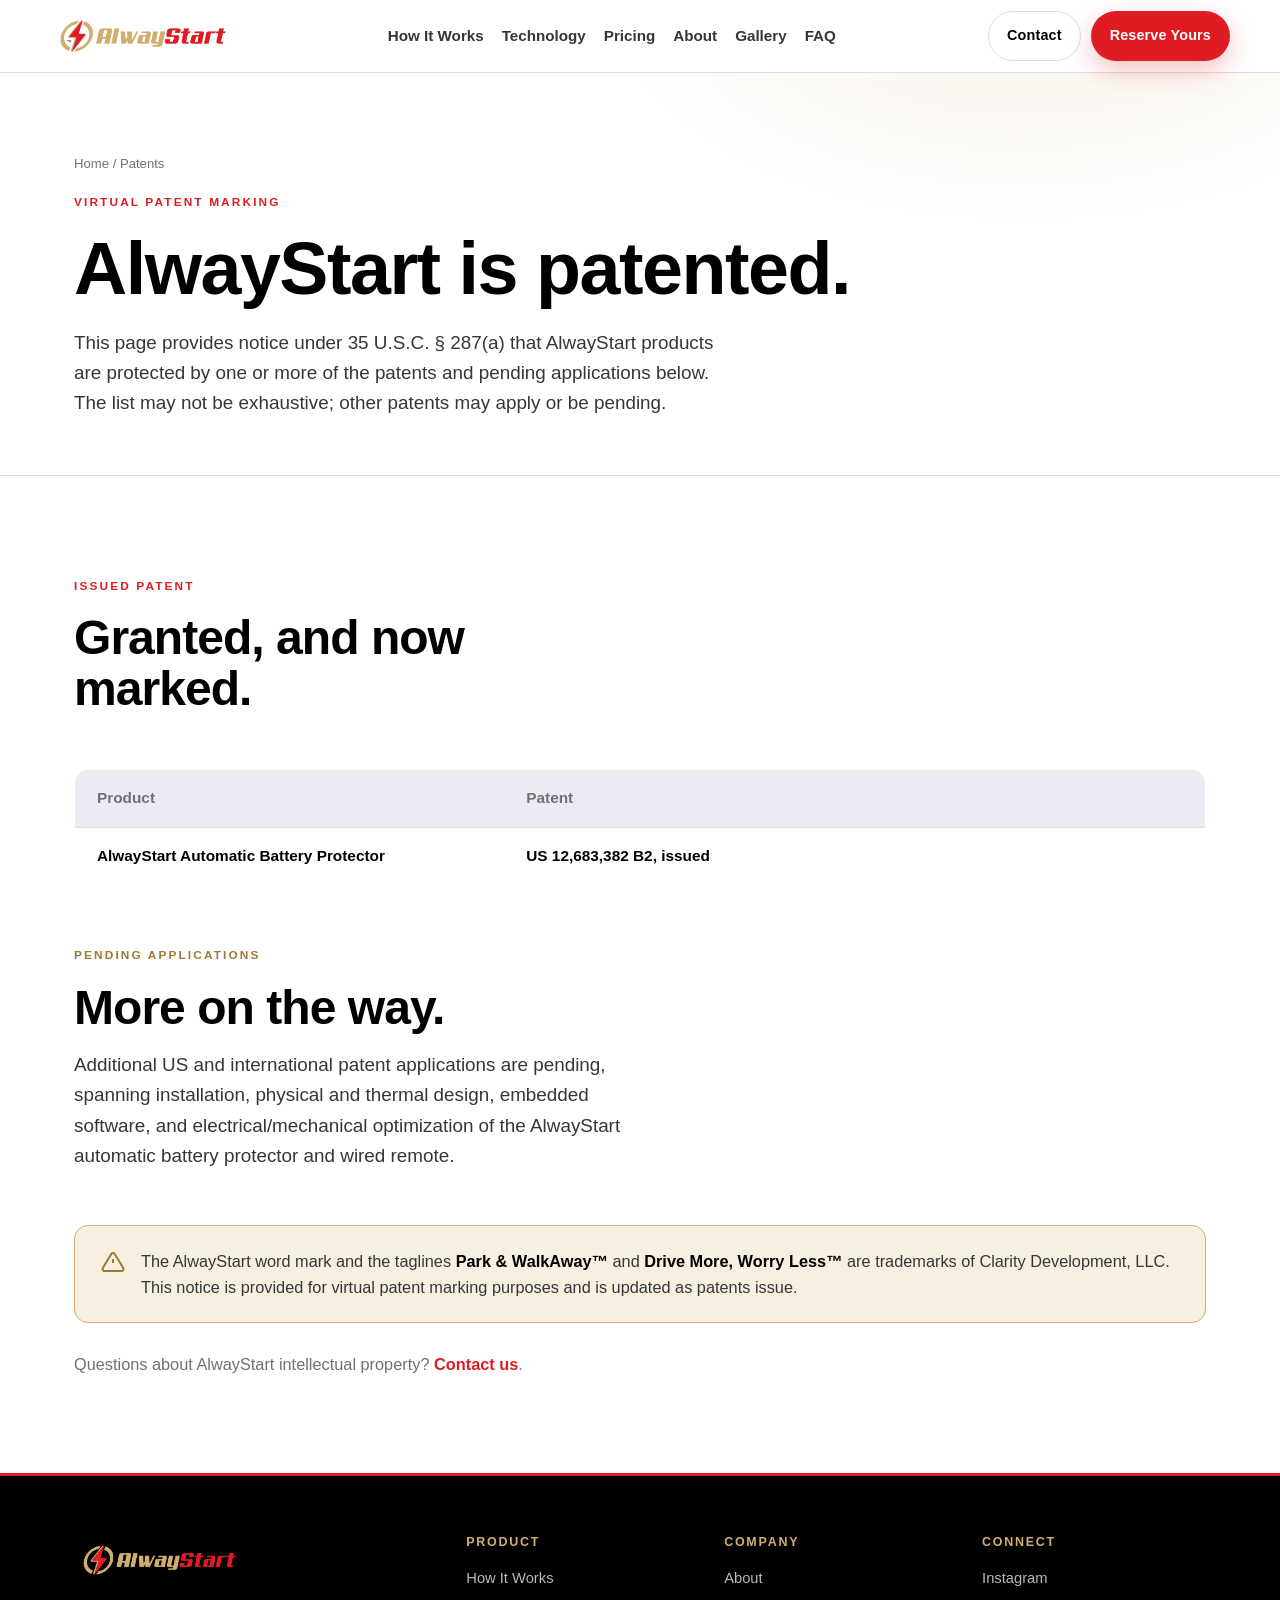
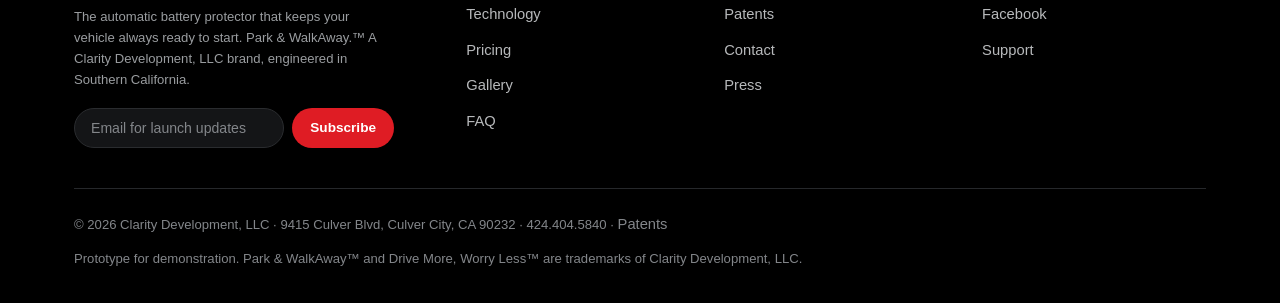
<file: patents.html>
<!DOCTYPE html>
<html lang="en">
<head>
<meta charset="UTF-8">
<meta name="viewport" content="width=device-width, initial-scale=1.0">
<title>Patents, AlwayStart</title>
<meta name="description" content="AlwayStart virtual patent marking. AlwayStart products are protected by US Patent 12,683,382 B2 and additional US and international patents pending.">
<link rel="preconnect" href="https://fonts.googleapis.com">
<link rel="icon" type="image/png" href="assets/logo-mark.png">
<link rel="stylesheet" href="styles.css">
</head>
<body>

<!-- NAV -->
<header class="nav">
  <div class="container nav-inner">
    <a href="index.html" class="brand" aria-label="AlwayStart home"><img src="assets/logo-dark.png" alt="AlwayStart" class="brand-mark"></a>
    <nav>
      <ul class="nav-links">
        <li><a href="how-it-works.html">How It Works</a></li>
        <li><a href="technology.html">Technology</a></li>
        <li><a href="pricing.html">Pricing</a></li>
        <li><a href="about.html">About</a></li>
        <li><a href="media.html">Gallery</a></li>
        <li><a href="faq.html">FAQ</a></li>
      </ul>
    </nav>
    <div class="nav-cta">
      <a href="contact.html" class="btn btn-ghost">Contact</a>
      <a href="pricing.html" class="btn btn-primary">Reserve Yours</a>
      <button class="nav-toggle" aria-label="Menu"><span></span><span></span><span></span></button>
    </div>
  </div>
</header>

<section class="pagehero">
  <div class="container">
    <div class="crumb"><a href="index.html">Home</a> / Patents</div>
    <span class="eyebrow">Virtual patent marking</span>
    <h1>AlwayStart is patented.</h1>
    <p class="lead" style="margin-top:20px">This page provides notice under 35 U.S.C. § 287(a) that AlwayStart products are protected by one or more of the patents and pending applications below. The list may not be exhaustive; other patents may apply or be pending.</p>
  </div>
</section>

<section>
  <div class="container">
    <div class="section-head reveal">
      <span class="eyebrow">Issued patent</span>
      <h2>Granted, and now marked.</h2>
    </div>
    <table class="spec-table reveal">
      <tr><th>Product</th><th style="width:auto">Patent</th></tr>
      <tr><td>AlwayStart Automatic Battery Protector</td><td><b>US 12,683,382 B2</b>, issued</td></tr>
    </table>

    <div class="section-head reveal" style="margin-top:56px">
      <span class="eyebrow amber">Pending applications</span>
      <h2>More on the way.</h2>
      <p class="lead">Additional US and international patent applications are pending, spanning installation, physical and thermal design, embedded software, and electrical/mechanical optimization of the AlwayStart automatic battery protector and wired remote.</p>
    </div>

    <div class="compat reveal" style="margin-top:8px">
      <svg viewBox="0 0 24 24" fill="none" stroke="currentColor" stroke-width="2"><path d="M12 9v4m0 4h.01M10.3 3.9 1.8 18a2 2 0 0 0 1.7 3h17a2 2 0 0 0 1.7-3L13.7 3.9a2 2 0 0 0-3.4 0Z"/></svg>
      <p>The AlwayStart word mark and the taglines <b>Park &amp; WalkAway™</b> and <b>Drive More, Worry Less™</b> are trademarks of Clarity Development, LLC. This notice is provided for virtual patent marking purposes and is updated as patents issue.</p>
    </div>

    <p class="muted" style="margin-top:28px">Questions about AlwayStart intellectual property? <a href="contact.html" style="color:var(--volt);font-weight:700">Contact us</a>.</p>
  </div>
</section>

<footer class="site">
  <div class="container">
    <div class="foot-grid">
      <div>
        <a href="index.html" class="brand" aria-label="AlwayStart home"><img src="assets/logo-light.png" alt="AlwayStart" class="brand-mark foot-mark"></a>
        <p class="foot-note">The automatic battery protector that keeps your vehicle always ready to start. Park&nbsp;&&nbsp;WalkAway.™ A Clarity Development, LLC brand, engineered in Southern California.</p>
        <div class="foot-news">
          <form data-news>
            <input type="email" placeholder="Email for launch updates" aria-label="Email address" required>
            <button type="submit">Subscribe</button>
          </form>
          <p class="news-ok">Subscribed, thanks! (Prototype.)</p>
        </div>
      </div>
      <div><h4>Product</h4><ul><li><a href="how-it-works.html">How It Works</a></li><li><a href="technology.html">Technology</a></li><li><a href="pricing.html">Pricing</a></li><li><a href="media.html">Gallery</a></li><li><a href="faq.html">FAQ</a></li></ul></div>
      <div><h4>Company</h4><ul><li><a href="about.html">About</a></li><li><a href="patents.html">Patents</a></li><li><a href="contact.html">Contact</a></li><li><a href="#" data-demo="Press kit, coming soon.">Press</a></li></ul></div>
      <div><h4>Connect</h4><ul><li><a href="#" data-demo="Instagram @alwaystartco">Instagram</a></li><li><a href="#" data-demo="Facebook: AlwayStart">Facebook</a></li><li><a href="contact.html">Support</a></li></ul></div>
    </div>
    <div class="foot-bottom">
      <span>© 2026 Clarity Development, LLC · 9415 Culver Blvd, Culver City, CA 90232 · 424.404.5840 · <a href="patents.html" style="color:inherit">Patents</a></span>
      <span>Prototype for demonstration. Park&nbsp;&&nbsp;WalkAway™ and Drive More, Worry Less™ are trademarks of Clarity Development, LLC.</span>
    </div>
  </div>
</footer>

<script src="script.js"></script>
</body>
</html>
</file>
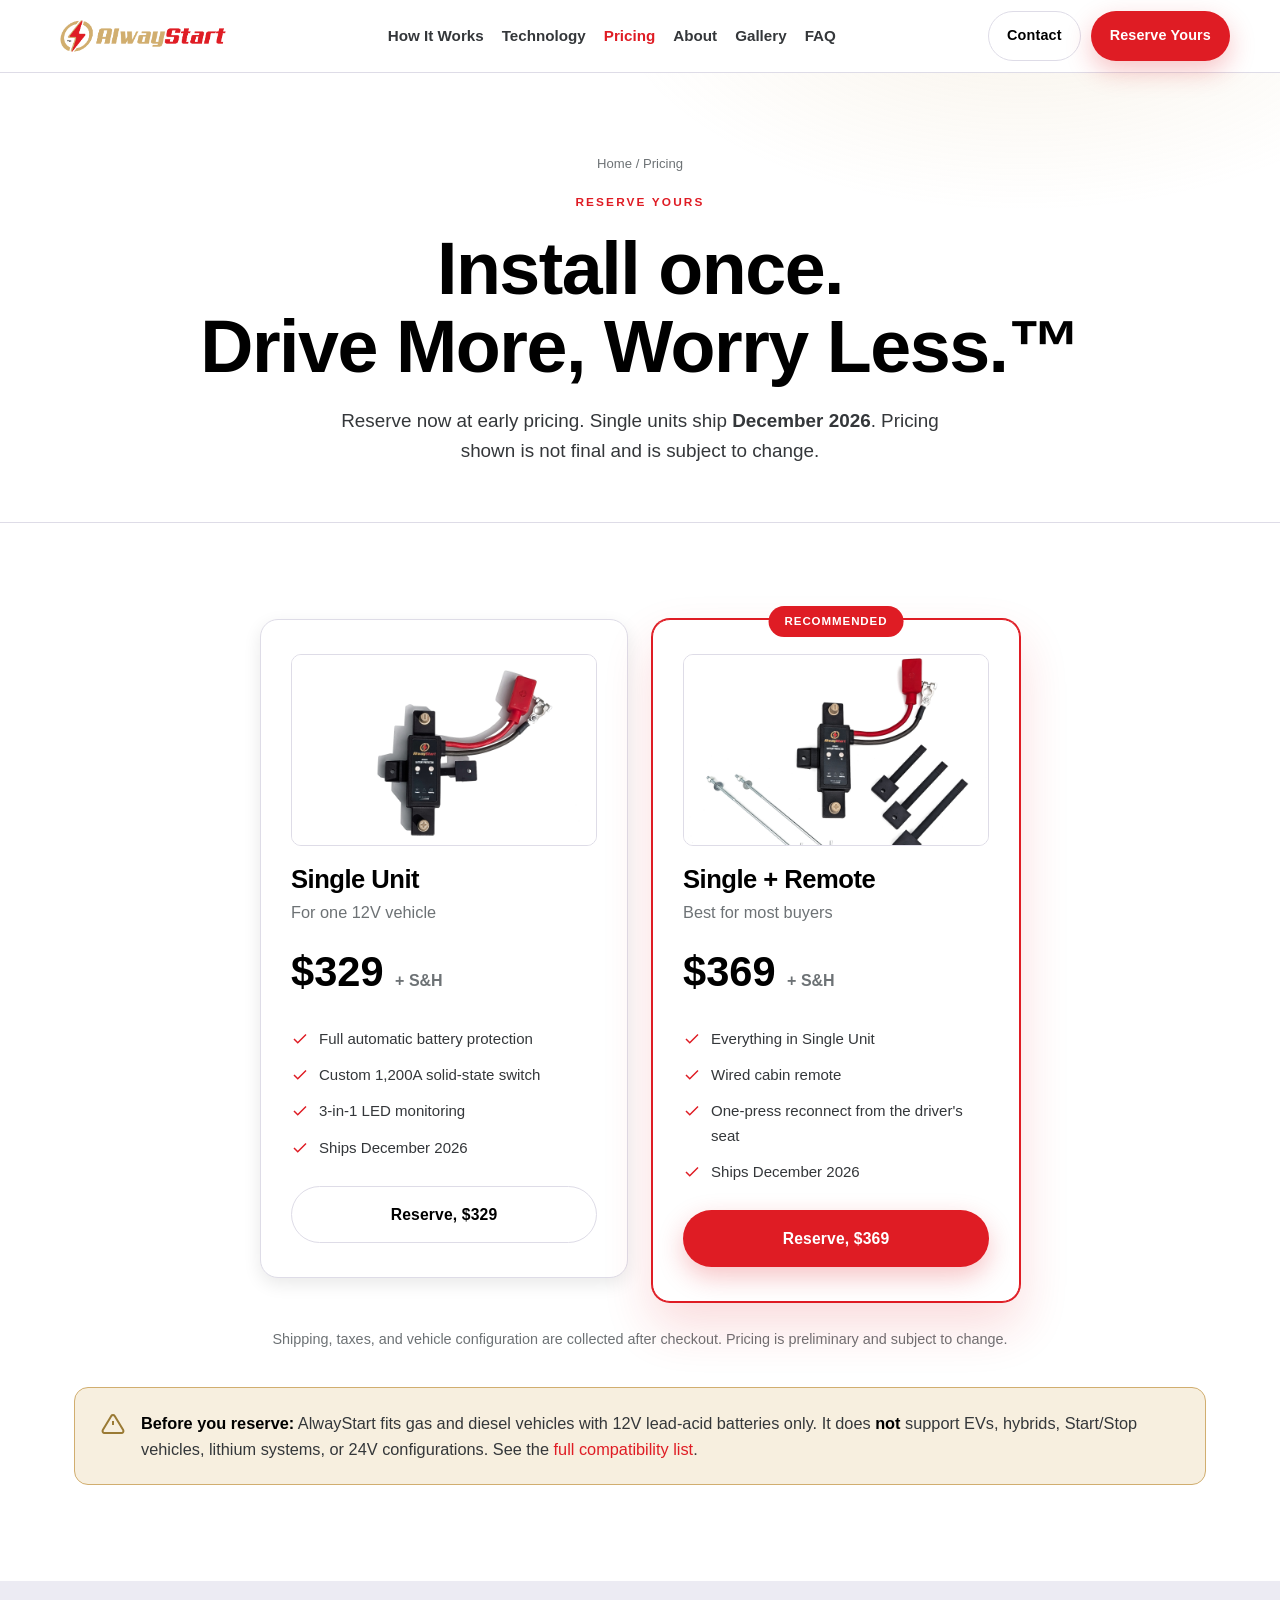
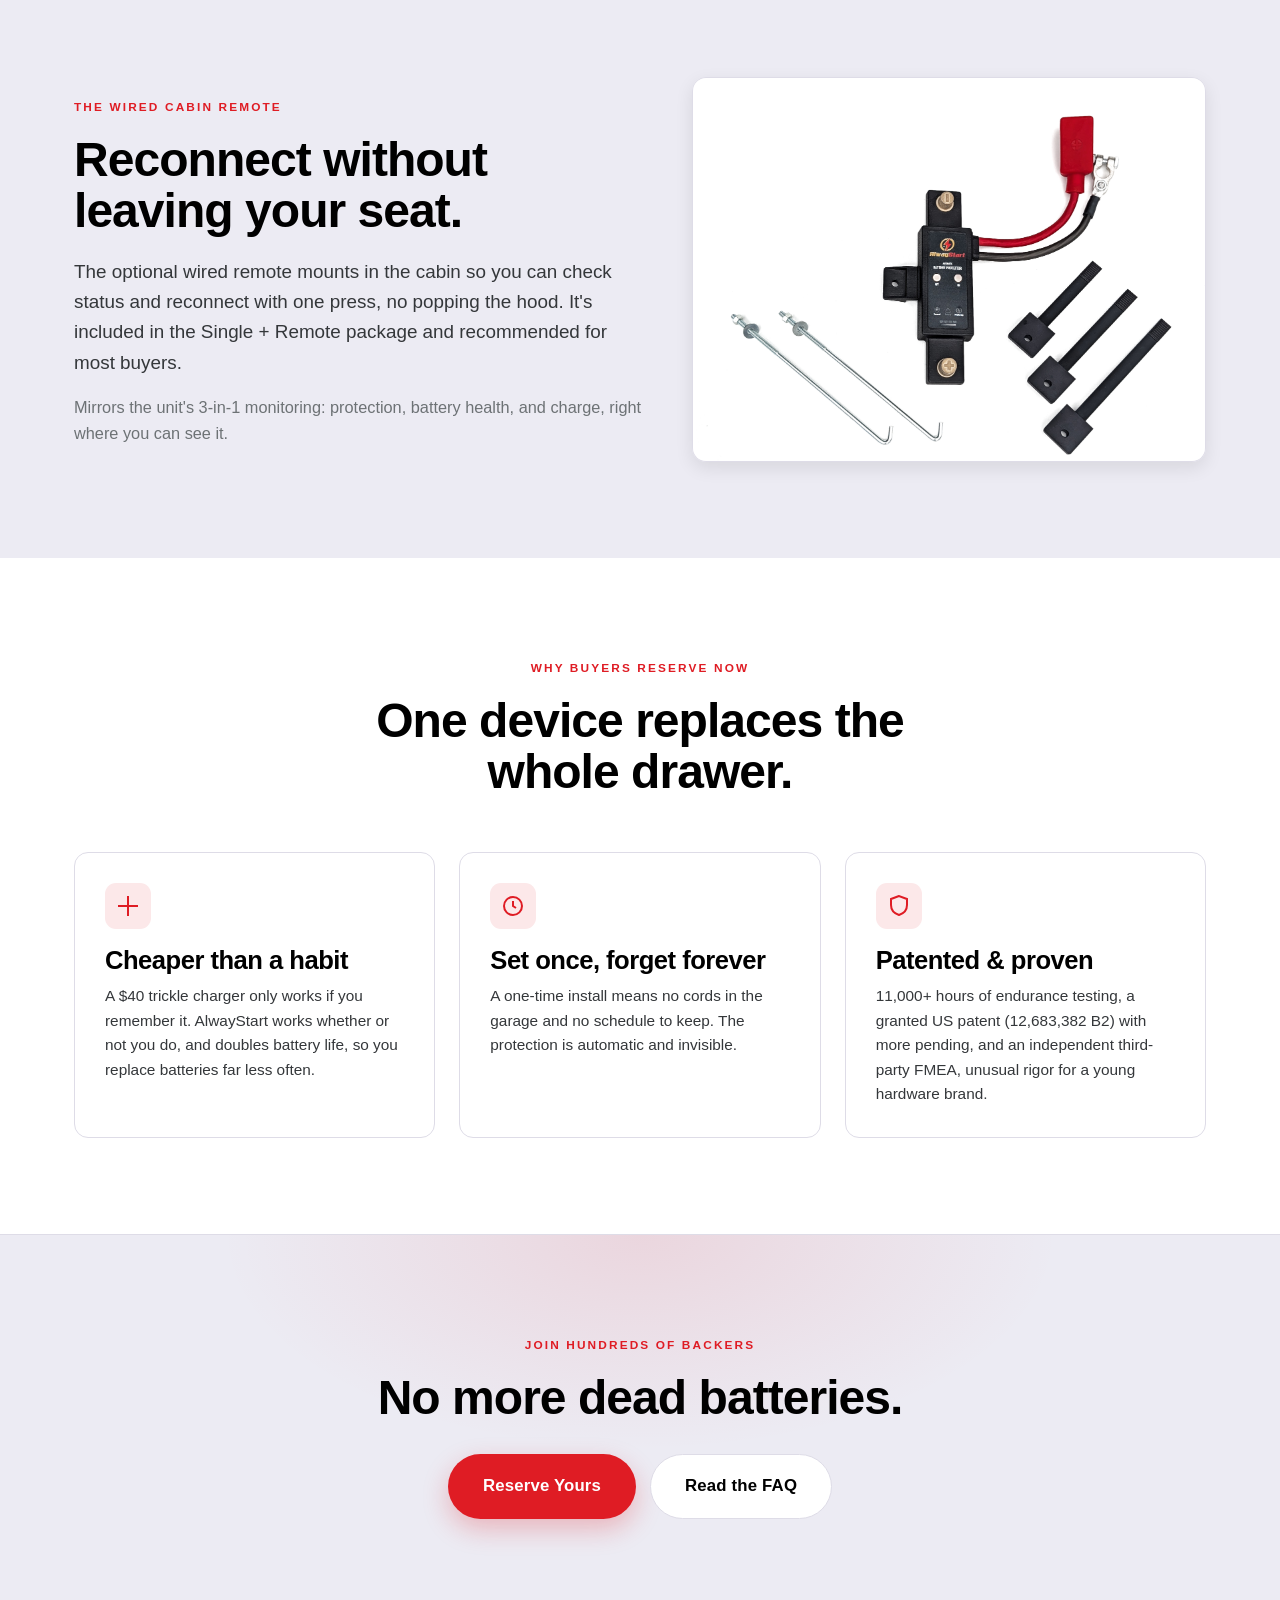
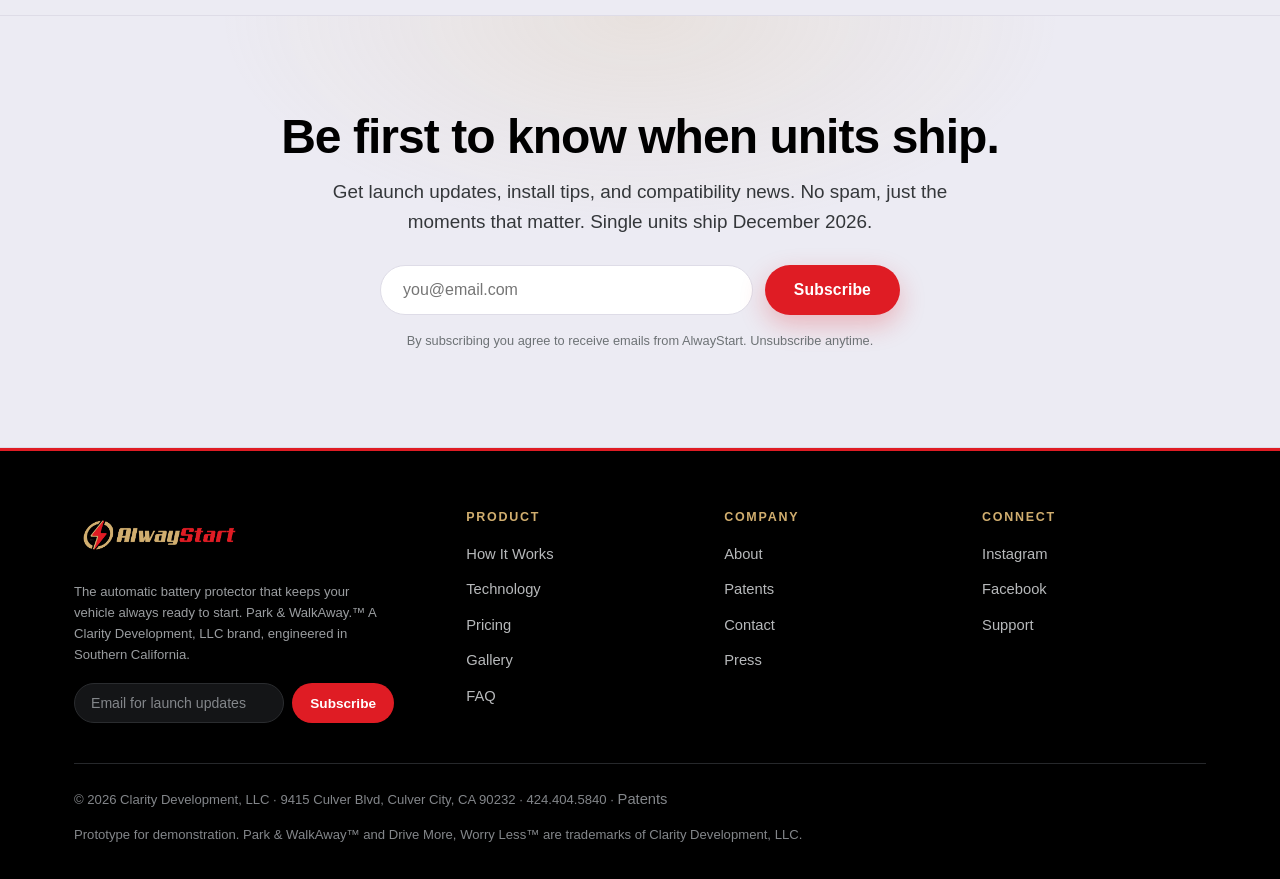
<file: pricing.html>
<!DOCTYPE html>
<html lang="en">
<head>
<meta charset="UTF-8">
<meta name="viewport" content="width=device-width, initial-scale=1.0">
<title>Pricing & Reserve, AlwayStart</title>
<meta name="description" content="Reserve your AlwayStart. Single unit $329 or single + wired remote $369. Automatic 12V battery protection that installs once.">
<link rel="preconnect" href="https://fonts.googleapis.com">
<link rel="icon" type="image/png" href="assets/logo-mark.png">
<link rel="stylesheet" href="styles.css">
</head>
<body>

<!-- NAV -->
<header class="nav">
  <div class="container nav-inner">
    <a href="index.html" class="brand" aria-label="AlwayStart home"><img src="assets/logo-dark.png" alt="AlwayStart" class="brand-mark"></a>
    <nav>
      <ul class="nav-links">
        <li><a href="how-it-works.html">How It Works</a></li>
        <li><a href="technology.html">Technology</a></li>
        <li><a href="pricing.html" class="active">Pricing</a></li>
        <li><a href="about.html">About</a></li>
        <li><a href="media.html">Gallery</a></li>
        <li><a href="faq.html">FAQ</a></li>
      </ul>
    </nav>
    <div class="nav-cta">
      <a href="contact.html" class="btn btn-ghost">Contact</a>
      <a href="pricing.html" class="btn btn-primary">Reserve Yours</a>
      <button class="nav-toggle" aria-label="Menu"><span></span><span></span><span></span></button>
    </div>
  </div>
</header>

<section class="pagehero">
  <div class="container center">
    <div class="crumb"><a href="index.html">Home</a> / Pricing</div>
    <span class="eyebrow">Reserve yours</span>
    <h1>Install once.<br>Drive More, Worry Less.™</h1>
    <p class="lead" style="margin:20px auto 0">Reserve now at early pricing. Single units ship <b>December 2026</b>. Pricing shown is not final and is subject to change.</p>
  </div>
</section>

<section>
  <div class="container">
    <div class="tiers tiers-2">
      <div class="tier reveal">
        <img class="tier-img" src="media/Product/AS white full.jpg" alt="AlwayStart single unit">
        <h3>Single Unit</h3>
        <p class="muted">For one 12V vehicle</p>
        <div class="price">$329 <small>+ S&H</small></div>
        <ul>
          <li><svg viewBox="0 0 24 24" fill="none" stroke="currentColor" stroke-width="2"><path d="M20 6 9 17l-5-5"/></svg> Full automatic battery protection</li>
          <li><svg viewBox="0 0 24 24" fill="none" stroke="currentColor" stroke-width="2"><path d="M20 6 9 17l-5-5"/></svg> Custom 1,200A solid-state switch</li>
          <li><svg viewBox="0 0 24 24" fill="none" stroke="currentColor" stroke-width="2"><path d="M20 6 9 17l-5-5"/></svg> 3-in-1 LED monitoring</li>
          <li><svg viewBox="0 0 24 24" fill="none" stroke="currentColor" stroke-width="2"><path d="M20 6 9 17l-5-5"/></svg> Ships December 2026</li>
        </ul>
        <a href="#" data-demo="Single Unit ($329) added, checkout is disabled in this prototype." class="btn btn-ghost">Reserve, $329</a>
      </div>

      <div class="tier best reveal">
        <span class="tag">Recommended</span>
        <img class="tier-img" src="media/Product/AS what_s in the box.jpg" alt="AlwayStart single unit plus wired remote">
        <h3>Single + Remote</h3>
        <p class="muted">Best for most buyers</p>
        <div class="price">$369 <small>+ S&H</small></div>
        <ul>
          <li><svg viewBox="0 0 24 24" fill="none" stroke="currentColor" stroke-width="2"><path d="M20 6 9 17l-5-5"/></svg> Everything in Single Unit</li>
          <li><svg viewBox="0 0 24 24" fill="none" stroke="currentColor" stroke-width="2"><path d="M20 6 9 17l-5-5"/></svg> Wired cabin remote</li>
          <li><svg viewBox="0 0 24 24" fill="none" stroke="currentColor" stroke-width="2"><path d="M20 6 9 17l-5-5"/></svg> One-press reconnect from the driver's seat</li>
          <li><svg viewBox="0 0 24 24" fill="none" stroke="currentColor" stroke-width="2"><path d="M20 6 9 17l-5-5"/></svg> Ships December 2026</li>
        </ul>
        <a href="#" data-demo="Single + Remote ($369) added, checkout is disabled in this prototype." class="btn btn-primary">Reserve, $369</a>
      </div>
    </div>

    <p class="muted center" style="margin-top:26px;font-size:.9rem">Shipping, taxes, and vehicle configuration are collected after checkout. Pricing is preliminary and subject to change.</p>

    <div class="compat reveal" style="margin-top:36px">
      <svg viewBox="0 0 24 24" fill="none" stroke="currentColor" stroke-width="2"><path d="M12 9v4m0 4h.01M10.3 3.9 1.8 18a2 2 0 0 0 1.7 3h17a2 2 0 0 0 1.7-3L13.7 3.9a2 2 0 0 0-3.4 0Z"/></svg>
      <p><b>Before you reserve:</b> AlwayStart fits gas and diesel vehicles with 12V lead-acid batteries only. It does <b>not</b> support EVs, hybrids, Start/Stop vehicles, lithium systems, or 24V configurations. See the <a href="technology.html" style="color:var(--volt)">full compatibility list</a>.</p>
    </div>
  </div>
</section>

<!-- REMOTE FEATURE -->
<section class="alt">
  <div class="container">
    <div class="hero-grid" style="align-items:center">
      <div class="reveal">
        <span class="eyebrow">The wired cabin remote</span>
        <h2>Reconnect without leaving your seat.</h2>
        <p class="lead" style="margin:20px 0 16px">The optional wired remote mounts in the cabin so you can check status and reconnect with one press, no popping the hood. It's included in the Single + Remote package and recommended for most buyers.</p>
        <p class="muted">Mirrors the unit's 3-in-1 monitoring: protection, battery health, and charge, right where you can see it.</p>
      </div>
      <div class="reveal">
        <img class="media-photo" src="media/Product/AS what_s in the box.jpg" alt="AlwayStart unit and wired remote, what's in the box">
      </div>
    </div>
  </div>
</section>

<!-- WHY RESERVE -->
<section>
  <div class="container">
    <div class="section-head center reveal">
      <span class="eyebrow">Why buyers reserve now</span>
      <h2>One device replaces the whole drawer.</h2>
    </div>
    <div class="grid-3">
      <div class="card reveal"><div class="ico"><svg viewBox="0 0 24 24" fill="none" stroke="currentColor" stroke-width="2"><path d="M12 2v20M2 12h20"/></svg></div><h3>Cheaper than a habit</h3><p>A $40 trickle charger only works if you remember it. AlwayStart works whether or not you do, and doubles battery life, so you replace batteries far less often.</p></div>
      <div class="card reveal"><div class="ico"><svg viewBox="0 0 24 24" fill="none" stroke="currentColor" stroke-width="2"><circle cx="12" cy="12" r="9"/><path d="M12 7v5l3 2"/></svg></div><h3>Set once, forget forever</h3><p>A one-time install means no cords in the garage and no schedule to keep. The protection is automatic and invisible.</p></div>
      <div class="card reveal"><div class="ico"><svg viewBox="0 0 24 24" fill="none" stroke="currentColor" stroke-width="2"><path d="M12 2 4 5v6c0 5 3.4 8.5 8 10 4.6-1.5 8-5 8-10V5l-8-3Z"/></svg></div><h3>Patented &amp; proven</h3><p>11,000+ hours of endurance testing, a granted US patent (12,683,382 B2) with more pending, and an independent third-party FMEA, unusual rigor for a young hardware brand.</p></div>
    </div>
  </div>
</section>

<section class="cta-band">
  <div class="container reveal">
    <span class="eyebrow">Join hundreds of backers</span>
    <h2>No more dead batteries.</h2>
    <div class="btns">
      <a href="#" data-demo="Reserve flow, checkout is disabled in this prototype." class="btn btn-primary btn-lg">Reserve Yours</a>
      <a href="faq.html" class="btn btn-ghost btn-lg">Read the FAQ</a>
    </div>
  </div>
</section>

<section class="news">
  <div class="container">
    <div class="news-card reveal">
      <h2>Be first to know when units ship.</h2>
      <p class="lead" style="margin:0 auto">Get launch updates, install tips, and compatibility news. No spam, just the moments that matter. Single units ship December 2026.</p>
      <form class="news-form" data-news>
        <input type="email" placeholder="you@email.com" aria-label="Email address" required>
        <button type="submit" class="btn btn-primary">Subscribe</button>
      </form>
      <p class="news-ok">You're on the list, watch your inbox. (Prototype: not actually subscribed.)</p>
      <p class="news-fine">By subscribing you agree to receive emails from AlwayStart. Unsubscribe anytime.</p>
    </div>
  </div>
</section>

<footer class="site">
  <div class="container">
    <div class="foot-grid">
      <div>
        <a href="index.html" class="brand" aria-label="AlwayStart home"><img src="assets/logo-light.png" alt="AlwayStart" class="brand-mark foot-mark"></a>
        <p class="foot-note">The automatic battery protector that keeps your vehicle always ready to start. Park&nbsp;&&nbsp;WalkAway.™ A Clarity Development, LLC brand, engineered in Southern California.</p>
        <div class="foot-news">
          <form data-news>
            <input type="email" placeholder="Email for launch updates" aria-label="Email address" required>
            <button type="submit">Subscribe</button>
          </form>
          <p class="news-ok">Subscribed, thanks! (Prototype.)</p>
        </div>
      </div>
      <div><h4>Product</h4><ul><li><a href="how-it-works.html">How It Works</a></li><li><a href="technology.html">Technology</a></li><li><a href="pricing.html">Pricing</a></li><li><a href="media.html">Gallery</a></li><li><a href="faq.html">FAQ</a></li></ul></div>
      <div><h4>Company</h4><ul><li><a href="about.html">About</a></li><li><a href="patents.html">Patents</a></li><li><a href="contact.html">Contact</a></li><li><a href="#" data-demo="Press kit, coming soon.">Press</a></li></ul></div>
      <div><h4>Connect</h4><ul><li><a href="#" data-demo="Instagram @alwaystartco">Instagram</a></li><li><a href="#" data-demo="Facebook: AlwayStart">Facebook</a></li><li><a href="contact.html">Support</a></li></ul></div>
    </div>
    <div class="foot-bottom">
      <span>© 2026 Clarity Development, LLC · 9415 Culver Blvd, Culver City, CA 90232 · 424.404.5840 · <a href="patents.html" style="color:inherit">Patents</a></span>
      <span>Prototype for demonstration. Park&nbsp;&&nbsp;WalkAway™ and Drive More, Worry Less™ are trademarks of Clarity Development, LLC.</span>
    </div>
  </div>
</footer>

<script src="script.js"></script>
</body>
</html>
</file>
<file: styles.css>
/* ============================================================
   AlwayStart — Website Prototype
   Brand theme: black / red / gold / gray on white
   Palette: #000000 #DF1C24 #D1AE6F #6D7275 #ECEBF3
   Fonts: Aptos (Display / Black / Extra Bold / Light) → Arial
   ============================================================ */

:root{
  /* Surfaces (white-based) */
  --ink:        #ffffff;   /* page base */
  --ink-2:      #ECEBF3;   /* alt sections (brand light) */
  --ink-3:      #ffffff;   /* cards */
  --line:       #dedce7;   /* hairlines */
  --steel:      #6D7275;   /* muted text (brand gray) */
  --fog:        #34373a;   /* body / secondary text */
  --white:      #000000;   /* headings / ink text (name kept for compat) */
  /* Brand signal colors */
  --volt:       #DF1C24;   /* primary accent = brand red */
  --volt-soft:  #fce8e9;   /* red tint backgrounds */
  --volt-dim:   #b9151c;   /* red hover */
  --gold:       #D1AE6F;   /* brand gold (fills, ring, borders) */
  --gold-ink:   #9a7a34;   /* readable gold for text on white */
  --gold-soft:  #f7efdf;   /* gold tint backgrounds */
  --amber:      #9a7a34;   /* legacy "amber" accent → gold-ink */
  --amber-soft: #f7efdf;
  --red:        #DF1C24;   /* problem / dead battery */
  --blue:       #565b5e;   /* legacy "blue" accent → dark gray */
  /* Type + spacing */
  --font:      "Aptos", "Aptos Display", Arial, Helvetica, sans-serif;
  --font-head: "Aptos Display", "Aptos", "Aptos Black", Arial, Helvetica, sans-serif;
  --maxw: 1180px;
  --radius: 14px;
  --shadow: 0 18px 44px rgba(0,0,0,.12);
  --shadow-sm: 0 6px 18px rgba(0,0,0,.09);
}

*{box-sizing:border-box;margin:0;padding:0}
html{scroll-behavior:smooth}
body{
  font-family:var(--font);
  background:var(--ink);
  color:var(--fog);
  line-height:1.6;
  -webkit-font-smoothing:antialiased;
  overflow-x:hidden;
}
a{color:inherit;text-decoration:none}
img{max-width:100%;display:block}
h1,h2,h3,h4{font-family:var(--font-head);color:var(--white);line-height:1.06;letter-spacing:-.02em;font-weight:900}
h1{font-size:clamp(2.4rem,6vw,4.6rem)}
h2{font-size:clamp(1.9rem,4vw,3rem)}
h3{font-size:clamp(1.2rem,2.4vw,1.6rem)}
p{font-size:1.02rem}
.container{max-width:var(--maxw);margin:0 auto;padding:0 24px}
section{padding:96px 0}
.eyebrow{
  display:inline-block;font-size:.74rem;font-weight:800;letter-spacing:.18em;
  text-transform:uppercase;color:var(--volt);margin-bottom:18px;
}
.eyebrow.amber{color:var(--gold-ink)}
.eyebrow.blue{color:var(--blue)}
.lead{font-size:1.18rem;color:var(--fog);max-width:62ch;font-weight:400}
.muted{color:var(--steel)}
.center{text-align:center}
.center .lead{margin-left:auto;margin-right:auto}

/* ---------- Buttons ---------- */
.btn{
  display:inline-flex;align-items:center;gap:.55em;font-family:var(--font);
  font-weight:800;font-size:.98rem;letter-spacing:.01em;
  padding:15px 28px;border-radius:999px;cursor:pointer;border:1px solid transparent;
  transition:transform .15s ease, box-shadow .2s ease, background .2s ease;
}
.btn:hover{transform:translateY(-2px)}
.btn-primary{background:var(--volt);color:#fff;box-shadow:0 10px 26px rgba(223,28,36,.26)}
.btn-primary:hover{background:var(--volt-dim);box-shadow:0 14px 32px rgba(223,28,36,.34)}
.btn-ghost{background:#fff;color:var(--white);border-color:var(--line)}
.btn-ghost:hover{border-color:var(--gold);background:var(--gold-soft)}
.btn-lg{padding:18px 34px;font-size:1.05rem}

/* ---------- Nav ---------- */
header.nav{
  position:sticky;top:0;z-index:60;
  background:rgba(255,255,255,.86);backdrop-filter:blur(14px);
  border-bottom:1px solid var(--line);
}
.nav-inner{display:flex;align-items:center;justify-content:space-between;min-height:72px;flex-wrap:wrap;gap:10px 20px;padding:10px 0}
.brand{display:inline-flex;align-items:center;gap:10px}
.brand-mark{width:auto;height:80px;flex:none;object-fit:contain;display:block}
.foot-mark{width:auto;height:65px;flex:none;object-fit:contain;display:block}
.brand-word{font-family:var(--font-head);font-weight:900;font-size:1.4rem;letter-spacing:-.01em;line-height:1;white-space:nowrap}
.brand-word b{color:var(--gold);font-weight:900}
.brand-word i{color:var(--volt);font-style:normal;font-weight:900}
.nav-links{display:flex;align-items:center;justify-content:center;gap:18px;list-style:none;flex-wrap:wrap;row-gap:8px}
.nav-links a{font-size:.95rem;font-weight:700;color:var(--fog);transition:color .15s}
.nav-links a:hover,.nav-links a.active{color:var(--volt)}
.nav-cta{display:flex;align-items:center;gap:10px;flex-wrap:nowrap;justify-content:flex-end;}
.nav-cta .btn{white-space:nowrap;padding:12px 18px;font-size:.9rem}
.nav-toggle{display:none;background:none;border:0;cursor:pointer;flex-direction:column;gap:5px;padding:8px}
.nav-toggle span{width:24px;height:2px;background:var(--white);transition:.25s}

/* ---------- Hero ---------- */
.hero{
  position:relative;padding:120px 0 110px;
  background:
    radial-gradient(900px 500px at 78% -8%, rgba(223,28,36,.08), transparent 60%),
    radial-gradient(700px 500px at 10% 110%, rgba(209,174,111,.14), transparent 60%),
    var(--ink);
  overflow:hidden;
}
.hero-grid{display:grid;grid-template-columns:1.05fr .95fr;gap:50px;position:relative}
.hero h1 span{color:var(--volt)}
.hero .lead{margin:24px 0 32px}
.hero-cta{display:flex;gap:14px;flex-wrap:wrap}
.hero-proof{display:flex;gap:28px;margin-top:38px;flex-wrap:wrap}
.hero-proof div{font-size:.86rem;color:var(--steel)}
.hero-proof b{display:block;font-family:var(--font-head);color:var(--white);font-size:1.45rem;font-weight:900}

/* Device visual (physical product = dark, like the logo on black) */
.device{
  position:relative;aspect-ratio:1/1;border-radius:24px;
  background:linear-gradient(160deg,#f3f2f8,#e7e6ee);
  border:1px solid var(--line);box-shadow:var(--shadow);
  display:grid;place-items:center;overflow:hidden;
}
.device::before{content:"";position:absolute;inset:0;
  background:radial-gradient(circle at 50% 40%,rgba(209,174,111,.18),transparent 60%)}
.device-unit{
  width:62%;aspect-ratio:1/1.1;border-radius:18px;position:relative;
  background:linear-gradient(150deg,#1b1c1e,#000);
  border:1px solid #2c2d30;box-shadow:inset 0 2px 0 rgba(255,255,255,.06),0 20px 40px rgba(0,0,0,.30);
  display:flex;flex-direction:column;align-items:center;justify-content:center;gap:14px;
}
.device-unit .logo{font-family:var(--font-head);font-weight:900;color:#fff;letter-spacing:.04em;font-size:1rem}
.device-unit .leds{display:flex;gap:10px}
.led{width:11px;height:11px;border-radius:50%;background:#3a3b3e}
.led.on-g{background:#DF1C24;box-shadow:0 0 12px #DF1C24;animation:pulse 2.2s infinite}
.led.on-b{background:#D1AE6F;box-shadow:0 0 12px #D1AE6F}
.led.on-a{background:#9aa0a4;box-shadow:0 0 12px #9aa0a4}
.device-unit .term{position:absolute;bottom:-9px;width:22px;height:18px;border-radius:0 0 5px 5px;background:#D1AE6F}
.device-unit .term.l{left:24%}.device-unit .term.r{right:24%}
@keyframes pulse{0%,100%{opacity:1}50%{opacity:.45}}
.device-badge{position:absolute;top:18px;right:18px;background:rgba(255,255,255,.94);border:1px solid var(--line);
  border-radius:999px;padding:7px 14px;font-size:.72rem;font-weight:800;color:var(--volt);letter-spacing:.08em;box-shadow:var(--shadow-sm);z-index:3}

/* ---------- Hero slider (auto-looping, dark like logo-on-black) ---------- */
.slider{position:relative;aspect-ratio:1/1;border-radius:24px;overflow:hidden;
  border:1px solid var(--line);box-shadow:var(--shadow);background:#000}
.slides{position:relative;width:100%;height:100%}
.slide{position:absolute;inset:0;display:grid;place-items:center;padding:34px;text-align:center;
  opacity:0;transform:scale(1.04);transition:opacity .8s ease,transform 6s ease;pointer-events:none}
.slide.active{opacity:1;transform:scale(1);pointer-events:auto}
.slide.s1{background:radial-gradient(circle at 50% 38%,#3a0d10,#000 70%)}
.slide.s2{background:radial-gradient(circle at 50% 40%,#2e2410,#000 70%)}
.slide.s3{background:linear-gradient(160deg,#1c1c1e,#000)}
.slide.s4{background:radial-gradient(circle at 50% 35%,#3a0d10,#000 72%)}
.slide-inner{display:flex;flex-direction:column;align-items:center;gap:18px;max-width:84%}
.slide .kicker{font-size:.72rem;font-weight:800;letter-spacing:.16em;text-transform:uppercase;color:var(--volt)}
.slide.s2 .kicker,.slide.s4 .kicker{color:var(--gold)}
.slide h3{color:#fff;font-size:clamp(1.3rem,2.6vw,1.9rem);line-height:1.15}
.slide p{color:#cfd0d2;font-size:.95rem}
.slide .big{font-family:var(--font-head);font-size:clamp(2.6rem,7vw,3.8rem);font-weight:900;color:#fff;letter-spacing:-.02em;line-height:1}
.slide .big small{display:block;font-size:.9rem;font-weight:600;letter-spacing:.04em;color:#9a9ca0;margin-top:8px}
.slide .device-unit{width:46%;min-width:140px}
.slide-dots{position:absolute;left:0;right:0;bottom:18px;display:flex;gap:9px;justify-content:center;z-index:4}
.slide-dots button{width:9px;height:9px;border-radius:50%;border:0;cursor:pointer;background:rgba(255,255,255,.35);transition:.2s;padding:0}
.slide-dots button.active{background:var(--volt);width:26px;border-radius:6px}
.slide-arrow{position:absolute;top:50%;transform:translateY(-50%);z-index:4;width:38px;height:38px;border-radius:50%;
  border:1px solid rgba(255,255,255,.25);background:rgba(0,0,0,.5);color:#fff;cursor:pointer;display:grid;place-items:center;transition:.2s}
.slide-arrow:hover{background:var(--volt);border-color:var(--volt)}
.slide-arrow svg{width:18px;height:18px}
.slide-arrow.prev{left:14px}.slide-arrow.next{right:14px}
.slide-progress{position:absolute;top:0;left:0;height:3px;background:var(--volt);width:0;z-index:4;transition:width .15s linear}

/* ---------- Hero video / media ---------- */
.hero-media{position:relative;aspect-ratio:1/1;border-radius:24px;overflow:hidden;
  border:1px solid var(--line);box-shadow:var(--shadow);background:#000}
.hero-video{position:absolute;inset:0;width:100%;height:100%;object-fit:cover;z-index:2;background:transparent}
.hero-badge{position:absolute;top:18px;right:18px;z-index:3;background:rgba(255,255,255,.94);border:1px solid var(--line);
  border-radius:999px;padding:7px 14px;font-size:.72rem;font-weight:800;color:var(--volt);letter-spacing:.08em;box-shadow:var(--shadow-sm)}
/* fallback shows when the mp4 is absent (sits behind the video layer) */
.media-fallback{position:absolute;inset:0;z-index:1;display:flex;flex-direction:column;align-items:center;justify-content:center;
  gap:12px;text-align:center;padding:30px;background:radial-gradient(circle at 50% 38%,#3a0d10,#000 72%)}
.media-fallback img{width:120px;height:120px;opacity:.96}
.media-fallback b{font-family:var(--font-head);color:#fff;font-size:1.3rem;font-weight:900}
.media-fallback span{color:#cfd0d2;font-size:.9rem;letter-spacing:.02em}
.video-embed{position:relative;border-radius:18px;overflow:hidden;border:1px solid var(--line);box-shadow:var(--shadow);background:#000;aspect-ratio:16/9}
.video-embed video{position:absolute;inset:0;width:100%;height:100%;object-fit:cover;z-index:2;background:transparent}
.video-embed .media-fallback{background:linear-gradient(160deg,#1c1c1e,#000)}

/* ---------- Logos / trust strip ---------- */
.strip{background:var(--ink-2);border-top:1px solid var(--line);border-bottom:1px solid var(--line);padding:26px 0}
.strip-inner{display:flex;flex-wrap:wrap;gap:18px 40px;justify-content:center;align-items:center}
.strip-item{font-size:.82rem;color:var(--steel);font-weight:700;display:flex;align-items:center;gap:9px}
.strip-item svg{width:17px;height:17px;color:var(--gold-ink)}

/* ---------- Sections / cards ---------- */
.alt{background:var(--ink-2)}
.grid-3{display:grid;grid-template-columns:repeat(3,1fr);gap:24px}
.grid-2{display:grid;grid-template-columns:repeat(2,1fr);gap:24px}
.grid-4{display:grid;grid-template-columns:repeat(4,1fr);gap:20px}
.card{
  background:var(--ink-3);border:1px solid var(--line);border-radius:var(--radius);
  padding:30px;transition:transform .2s ease,border-color .2s ease,box-shadow .2s ease;
}
.card:hover{transform:translateY(-4px);border-color:var(--gold);box-shadow:var(--shadow-sm)}
.card .ico{width:46px;height:46px;border-radius:11px;display:grid;place-items:center;
  background:var(--volt-soft);color:var(--volt);margin-bottom:18px}
.card .ico svg{width:24px;height:24px}
.card h3{margin-bottom:10px}
.card p{font-size:.96rem;color:var(--fog)}

.section-head{max-width:64ch;margin-bottom:54px}
.section-head h2{margin-bottom:16px}
.section-head .eyebrow + h2{margin-top:0}
.section-head.center{margin-left:auto;margin-right:auto}

/* ---------- Old way vs AlwayStart ---------- */
.compare{display:grid;grid-template-columns:1fr 1fr;gap:24px}
.compare .col{border-radius:var(--radius);padding:34px;border:1px solid var(--line)}
.compare .old{background:var(--ink-3)}
.compare .new{background:linear-gradient(160deg,var(--gold-soft),#fff);border-color:var(--gold)}
.compare h3{display:flex;align-items:center;gap:10px;margin-bottom:20px}
.compare ul{list-style:none;display:flex;flex-direction:column;gap:14px}
.compare li{display:flex;gap:12px;font-size:.98rem}
.compare li svg{width:18px;height:18px;flex:none;margin-top:2px}
.compare h3 svg{width:100px;height:100px;flex:none}
.x{color:var(--steel)}.ck{color:var(--volt)}

/* ---------- Steps ---------- */
.steps{counter-reset:step;display:flex;flex-direction:column;gap:14px}
.step{display:grid;grid-template-columns:64px 1fr;gap:24px;align-items:start;
  background:var(--ink-3);border:1px solid var(--line);border-radius:var(--radius);padding:28px 30px}
.step .num{counter-increment:step;width:52px;height:52px;border-radius:13px;display:grid;place-items:center;
  font-family:var(--font-head);font-weight:900;font-size:1.3rem;color:#fff;background:var(--volt)}
.step .num::before{content:counter(step,decimal-leading-zero)}
.step h3{margin-bottom:8px}

/* ---------- Spec table ---------- */
.spec-table{width:100%;border-collapse:collapse;background:var(--ink-3);border-radius:var(--radius);overflow:hidden;border:1px solid var(--line)}
.spec-table th,.spec-table td{text-align:left;padding:16px 22px;border-bottom:1px solid var(--line);font-size:.96rem}
.spec-table th{color:var(--steel);font-weight:700;width:38%;background:var(--ink-2)}
.spec-table td{color:var(--white);font-weight:700}
.spec-table tr:last-child th,.spec-table tr:last-child td{border-bottom:0}

/* ---------- Stat band ---------- */
.statband{background:linear-gradient(120deg,var(--ink-2),#fff);border-top:1px solid var(--line);border-bottom:1px solid var(--line)}
.statband .grid-4{gap:24px}
.product-carousel-section{padding:0}
.product-carousel{position:relative;overflow:hidden;border:1px solid var(--line);border-radius:24px;box-shadow:var(--shadow);background:var(--ink-3)}
.product-carousel-track{position:relative;aspect-ratio:16/9;min-height:360px}
.product-slide{position:absolute;inset:0;opacity:0;transform:scale(1.02);transition:opacity .6s ease,transform .6s ease}
.product-slide.active{opacity:1;transform:scale(1)}
.product-slide img{width:100%;height:100%;object-fit:cover;display:block}
.product-carousel-dots{position:absolute;left:0;right:0;bottom:18px;display:flex;justify-content:center;gap:9px}
.product-carousel-dots button{width:10px;height:10px;border-radius:999px;border:0;background:rgba(255,255,255,.55);cursor:pointer;transition:.2s;padding:0}
.product-carousel-dots button.active{background:var(--volt);transform:scale(1.15)}
.stat{text-align:center;padding:14px}
.stat b{display:block;font-family:var(--font-head);font-size:clamp(2rem,4vw,2.9rem);color:var(--volt);font-weight:900;letter-spacing:-.02em}
.stat span{font-size:.86rem;color:var(--steel)}

/* ---------- Testimonials ---------- */
.quotes{display:grid;grid-template-columns:repeat(3,1fr);gap:24px}
.quote{background:var(--ink-3);border:1px solid var(--line);border-radius:var(--radius);padding:30px;display:flex;flex-direction:column;gap:18px;box-shadow:var(--shadow-sm)}
.quote .stars{display:flex;gap:3px;color:var(--gold)}
.quote .stars svg{width:18px;height:18px}
.quote p{font-size:1.02rem;color:var(--white);font-weight:500;line-height:1.55}
.quote .who{display:flex;align-items:center;gap:13px;margin-top:auto}
.quote .who .av{width:44px;height:44px;border-radius:50%;flex:none;display:grid;place-items:center;
  font-family:var(--font-head);font-weight:900;font-size:1rem;color:#fff;background:linear-gradient(135deg,var(--volt),var(--gold))}
.quote .who b{display:block;color:var(--white);font-size:.95rem}
.quote .who span{font-size:.82rem;color:var(--steel)}

/* ---------- Newsletter ---------- */
.news{background:
  radial-gradient(700px 360px at 50% 0%,rgba(209,174,111,.16),transparent 60%),
  var(--ink-2);border-top:1px solid var(--line);border-bottom:1px solid var(--line)}
.news-card{max-width:760px;margin:0 auto;text-align:center}
.news-card h2{margin-bottom:14px}
.news-form{display:flex;gap:12px;max-width:520px;margin:28px auto 0}
.news-form input{flex:1;background:#fff;border:1px solid var(--line);border-radius:999px;
  padding:15px 22px;color:var(--white);font-family:inherit;font-size:1rem}
.news-form input:focus{outline:none;border-color:var(--volt);box-shadow:0 0 0 3px var(--volt-soft)}
.news-form .btn{flex:none}
.news-ok{display:none;color:var(--volt);font-weight:700;font-size:.92rem;margin-top:14px}
.news-fine{font-size:.8rem;color:var(--steel);margin-top:16px}

/* ---------- Pricing ---------- */
.tiers{display:grid;grid-template-columns:repeat(3,1fr);gap:24px;align-items:start}
.tier{background:var(--ink-3);border:1px solid var(--line);border-radius:18px;padding:34px 30px;position:relative;box-shadow:var(--shadow-sm)}
.tier.best{border-color:var(--volt);box-shadow:0 0 0 1px var(--volt),0 24px 50px rgba(223,28,36,.16);transform:translateY(-8px)}
.tier .tag{position:absolute;top:-14px;left:50%;transform:translateX(-50%);background:var(--volt);color:#fff;
  font-size:.72rem;font-weight:800;letter-spacing:.08em;padding:6px 16px;border-radius:999px;text-transform:uppercase}
.tier h3{margin-bottom:6px}
.tier .price{font-family:var(--font-head);font-size:2.6rem;font-weight:900;color:var(--white);margin:14px 0 2px}
.tier .price small{font-size:1rem;color:var(--steel);font-weight:600}
.tier .msrp{font-size:.86rem;color:var(--steel);text-decoration:line-through;margin-bottom:20px}
.tier ul{list-style:none;display:flex;flex-direction:column;gap:12px;margin:22px 0 26px}
.tier li{display:flex;gap:10px;font-size:.94rem}
.tier li svg{width:18px;height:18px;color:var(--volt);flex:none;margin-top:3px}
.tier .btn{width:100%;justify-content:center}

/* ---------- FAQ ---------- */
.faq{max-width:820px;margin:0 auto;display:flex;flex-direction:column;gap:12px}
.qa{background:var(--ink-3);border:1px solid var(--line);border-radius:12px;overflow:hidden;box-shadow:var(--shadow-sm)}
.qa button{width:100%;text-align:left;background:none;border:0;cursor:pointer;color:var(--white);font-family:var(--font-head);
  font-weight:800;font-size:1.02rem;padding:22px 24px;display:flex;justify-content:space-between;align-items:center;gap:18px}
.qa .icon{flex:none;width:22px;height:22px;color:var(--volt);transition:transform .25s}
.qa.open .icon{transform:rotate(45deg)}
.qa .ans{max-height:0;overflow:hidden;transition:max-height .3s ease}
.qa .ans p{padding:0 24px 22px;color:var(--fog);font-size:.97rem}

/* ---------- Founders ---------- */
.founder{display:flex;gap:22px;align-items:flex-start;background:var(--ink-3);border:1px solid var(--line);border-radius:var(--radius);padding:30px;box-shadow:var(--shadow-sm)}
.founder .av{width:72px;height:72px;border-radius:50%;flex:none;display:grid;place-items:center;
  font-family:var(--font-head);font-weight:900;font-size:1.5rem;color:#fff;background:linear-gradient(135deg,var(--volt),var(--gold))}
.founder h3{margin-bottom:2px}
.founder .role{color:var(--volt);font-size:.85rem;font-weight:800;margin-bottom:10px;letter-spacing:.03em}

/* ---------- CTA band ---------- */
.cta-band{background:
  radial-gradient(700px 360px at 50% 0%,rgba(223,28,36,.10),transparent 60%),
  var(--ink-2);border-top:1px solid var(--line);text-align:center}
.cta-band h2{margin-bottom:16px}
.cta-band .btns{display:flex;gap:14px;justify-content:center;flex-wrap:wrap;margin-top:30px}

/* ---------- Media gallery ---------- */
.gallery-section{margin-top:24px}
.gallery-toolbar{display:flex;justify-content:flex-end;align-items:center;margin-bottom:18px}
.gallery-count{color:var(--steel);font-size:.92rem;font-weight:700}
.gallery-grid{display:grid;grid-template-columns:repeat(4,1fr);gap:16px}
.gallery-card{background:var(--ink-3);border:1px solid var(--line);border-radius:14px;overflow:hidden;box-shadow:var(--shadow-sm);cursor:pointer}
.gallery-card img{width:100%;aspect-ratio:4/3;object-fit:cover;display:block;background:#000}
.gallery-caption{padding:10px 12px 12px;font-size:.85rem;color:var(--white);font-weight:700;line-height:1.3}
.gallery-pagination{display:flex;justify-content:center;gap:8px;flex-wrap:wrap;margin-top:24px}
.gallery-pagination button{border:1px solid var(--line);background:#fff;color:var(--white);padding:8px 12px;border-radius:999px;cursor:pointer;font-family:inherit;font-weight:700}
.gallery-pagination button.active,.gallery-pagination button:hover{background:var(--volt);color:#fff;border-color:var(--volt)}
.gallery-pagination button:disabled{opacity:.45;cursor:not-allowed}
.gallery-lightbox{position:fixed;inset:0;background:rgba(0,0,0,.92);display:none;align-items:center;justify-content:center;z-index:120;padding:24px}
.gallery-lightbox.open{display:flex}
.gallery-lightbox-stage{position:relative;max-width:min(1100px,100%);max-height:90vh;display:flex;flex-direction:column;align-items:center;gap:12px}
.gallery-lightbox-media{display:flex;align-items:center;justify-content:center}
.gallery-lightbox img,.gallery-lightbox video{max-width:100%;max-height:78vh;object-fit:contain;border-radius:12px;box-shadow:0 24px 60px rgba(0,0,0,.35)}
.gallery-lightbox video{background:#000}
.gallery-lightbox-title{color:#fff;font-weight:700;text-align:center;max-width:80ch}
.gallery-lightbox-close,.gallery-lightbox-nav{position:absolute;top:16px;border:0;background:rgba(255,255,255,.16);color:#fff;width:44px;height:44px;border-radius:50%;cursor:pointer;font-size:1.3rem}
.gallery-lightbox-close{right:16px}
.gallery-lightbox-nav{top:50%;transform:translateY(-50%);font-size:1.4rem}
.gallery-lightbox-nav.prev{left:16px}
.gallery-lightbox-nav.next{right:16px}

/* ---------- Compatibility callout ---------- */
.compat{background:var(--gold-soft);border:1px solid var(--gold);border-radius:var(--radius);
  padding:22px 26px;display:flex;gap:16px;align-items:flex-start}
.compat svg{width:24px;height:24px;color:var(--gold-ink);flex:none;margin-top:2px}
.compat b{color:var(--white)}

/* ---------- Contact form ---------- */
.form{display:flex;flex-direction:column;gap:16px;background:var(--ink-3);border:1px solid var(--line);border-radius:var(--radius);padding:34px;box-shadow:var(--shadow-sm)}
.form label{font-size:.85rem;font-weight:700;color:var(--fog);display:block;margin-bottom:7px}
.form input,.form textarea,.form select{width:100%;background:#fff;border:1px solid var(--line);border-radius:10px;
  padding:13px 15px;color:var(--white);font-family:inherit;font-size:.96rem}
.form input:focus,.form textarea:focus,.form select:focus{outline:none;border-color:var(--volt);box-shadow:0 0 0 3px var(--volt-soft)}
.form-row{display:grid;grid-template-columns:1fr 1fr;gap:16px}

/* ---------- Footer (black) ---------- */
footer.site{background:#000;border-top:3px solid var(--volt);padding:60px 0 34px;color:#b7b9bb}
footer.site .brand-word b{color:var(--gold)}
footer.site .brand-word i{color:var(--volt)}
.foot-grid{display:grid;grid-template-columns:1.6fr 1fr 1fr 1fr;gap:34px;margin-bottom:40px}
footer h4{font-size:.78rem;letter-spacing:.14em;text-transform:uppercase;color:var(--gold);margin-bottom:16px;font-weight:800}
footer ul{list-style:none;display:flex;flex-direction:column;gap:10px}
footer a{font-size:.92rem;color:#b7b9bb}
footer a:hover{color:#fff}
.foot-bottom{border-top:1px solid #26282b;padding-top:24px;display:flex;justify-content:space-between;flex-wrap:wrap;gap:12px;
  font-size:.82rem;color:#83868a}
.foot-note{font-size:.82rem;color:#9a9da0;max-width:42ch;margin-top:14px}
/* footer mini newsletter */
.foot-news{margin-top:18px}
.foot-news form{display:flex;gap:8px;max-width:320px}
.foot-news input{flex:1;background:#141517;border:1px solid #2a2c2f;border-radius:999px;padding:11px 16px;color:#fff;font-family:inherit;font-size:.88rem}
.foot-news input::placeholder{color:#83868a}
.foot-news input:focus{outline:none;border-color:var(--volt)}
.foot-news button{flex:none;border:0;cursor:pointer;background:var(--volt);color:#fff;font-weight:800;border-radius:999px;padding:0 18px;font-size:.85rem;font-family:inherit}
.foot-news button:hover{background:var(--volt-dim)}
.foot-news .news-ok{margin-top:10px}

/* ---------- Reveal animation ---------- */
.reveal{opacity:0;transform:translateY(22px);transition:opacity .6s ease,transform .6s ease}
.reveal.in{opacity:1;transform:none}

/* ---------- Page hero (interior) ---------- */
.pagehero{padding:80px 0 56px;background:
  radial-gradient(700px 380px at 80% -20%,rgba(209,174,111,.16),transparent 60%),var(--ink);
  border-bottom:1px solid var(--line)}
.pagehero .crumb{font-size:.82rem;color:var(--steel);margin-bottom:14px}
.pagehero .crumb a:hover{color:var(--volt)}

/* ---------- Responsive ---------- */
@media(max-width:1100px){
  .nav-inner{min-height:88px}
  .nav-links{width:100%;justify-content:center;order:3}
  .nav-cta{gap:8px}
  .nav-cta .btn{padding:10px 14px;font-size:.84rem}
}
@media(max-width:900px){
  .hero-grid,.grid-3,.grid-2,.grid-4,.compare,.tiers,.foot-grid,.form-row,.step,.quotes{grid-template-columns:1fr}
  .hero{padding:70px 0}
  section{padding:64px 0}
  .device,.slider{max-width:420px;margin:0 auto}
  .nav-links,.nav-cta .btn-primary,.nav-cta .btn-ghost{display:none}
  .nav-toggle{display:flex}
  .nav-links.open{display:flex;position:absolute;top:72px;left:0;right:0;flex-direction:column;
    background:#fff;border-bottom:1px solid var(--line);padding:18px 24px;gap:18px;box-shadow:var(--shadow)}
  .step{grid-template-columns:1fr}
  .tier.best{transform:none}
  .foot-grid{grid-template-columns:1fr 1fr}
  .news-form{flex-direction:column}
}
@media(max-width:560px){
  .foot-grid{grid-template-columns:1fr}
  .hero-proof{gap:18px}
}

/* ============================================================
   v3 additions — real logos, images, media, gallery, popup
   ============================================================ */

/* Logo images (full horizontal lockup) */
.brand-mark{width:auto;height:52px;display:block}
.foot-mark{width:auto;height:48px}
@media(max-width:560px){ .brand-mark{height:42px} }

/* Hero image */
.hero-media img{position:absolute;inset:0;width:100%;height:100%;object-fit:cover;z-index:1}

/* Problem section images (inline content) */
.problem-images{display:grid;grid-template-columns:repeat(2,1fr);gap:20px;margin-bottom:48px}
.problem-images figure{margin:0}
.problem-images img{width:100%;aspect-ratio:4/3;object-fit:cover;border-radius:12px;border:1px solid var(--line);box-shadow:var(--shadow-sm);display:block}
.problem-images figcaption{margin-top:10px;font-size:.85rem;color:var(--steel);font-weight:600}
@media(max-width:900px){ .problem-images{grid-template-columns:1fr} }

/* Generic media figure + photo */
.media-figure{margin:0;border-radius:var(--radius);overflow:hidden;border:1px solid var(--line);box-shadow:var(--shadow-sm);background:var(--ink-2)}
.media-figure img{width:100%;max-height:520px;object-fit:cover;display:block}
.media-figure figcaption{padding:14px 20px;font-size:.9rem;color:var(--steel);background:var(--ink)}
.media-photo{width:100%;border-radius:var(--radius);border:1px solid var(--line);box-shadow:var(--shadow-sm);object-fit:cover;aspect-ratio:4/3}

/* Credibility band (press/creator quotes) */
.credband{padding:80px 0;background:var(--ink)}
.cred-quotes{display:grid;grid-template-columns:repeat(3,1fr);gap:24px}
.cred-quotes blockquote{margin:0;background:var(--ink-3);border:1px solid var(--line);border-left:4px solid var(--gold);
  border-radius:var(--radius);padding:26px 28px;box-shadow:var(--shadow-sm)}
.cred-quotes p{font-size:1.02rem;color:var(--white);font-weight:600;line-height:1.5;margin-bottom:14px}
.cred-quotes cite{font-style:normal;font-size:.86rem;color:var(--steel);font-weight:700}
@media(max-width:900px){ .cred-quotes{grid-template-columns:1fr} }

/* Influencer / creator clip cards */
.clip-grid{display:grid;grid-template-columns:repeat(3,1fr);gap:24px}
.clip{position:relative;display:block;border-radius:var(--radius);overflow:hidden;border:1px solid var(--line);
  box-shadow:var(--shadow-sm);aspect-ratio:16/10;background:#000}
.clip img{width:100%;height:100%;object-fit:cover;transition:transform .4s ease;opacity:.92}
.clip:hover img{transform:scale(1.05);opacity:1}
.clip-play{position:absolute;top:50%;left:50%;transform:translate(-50%,-50%);width:60px;height:60px;border-radius:50%;
  background:rgba(223,28,36,.92);display:grid;place-items:center;box-shadow:0 10px 30px rgba(0,0,0,.4)}
.clip-play svg{width:26px;height:26px;color:#fff;margin-left:3px}
.clip-meta{position:absolute;left:0;right:0;bottom:0;padding:16px 18px;display:flex;flex-direction:column;gap:2px;
  background:linear-gradient(transparent,rgba(0,0,0,.82))}
.clip-meta b{color:#fff;font-size:.95rem}
.clip-meta small{color:#cfd0d2;font-size:.8rem}
@media(max-width:900px){ .clip-grid{grid-template-columns:1fr} }

/* Influencer video modal */
.video-modal{position:fixed;inset:0;z-index:210;background:rgba(0,0,0,.9);display:none;align-items:center;justify-content:center;padding:24px}
.video-modal.open{display:flex}
.video-stage{position:relative;max-width:480px;width:100%}
.video-stage video{width:100%;max-height:86vh;border-radius:14px;background:#000;display:block}
.video-close{position:absolute;top:18px;right:22px;width:44px;height:44px;border-radius:50%;border:1px solid rgba(255,255,255,.3);
  background:rgba(0,0,0,.5);color:#fff;font-size:1.7rem;line-height:1;cursor:pointer;z-index:2}

/* Segment cards (performance & collectors) */
.segment-card{margin:0;border-radius:var(--radius);overflow:hidden;border:1px solid var(--line);
  background:var(--ink-3);box-shadow:var(--shadow-sm);transition:transform .2s ease,border-color .2s ease}
.segment-card:hover{transform:translateY(-4px);border-color:var(--gold)}
.segment-card img{width:100%;aspect-ratio:4/3;object-fit:cover;display:block}
.segment-card figcaption{padding:22px 24px}
.segment-card figcaption b{display:block;color:var(--white);font-family:var(--font-head);font-size:1.15rem;margin-bottom:6px}
.segment-card figcaption span{color:var(--fog);font-size:.95rem}

/* Audience panels (performance vs collectors) */
.audience-grid{display:grid;grid-template-columns:1fr 1fr;gap:24px}
.audience-panel{background:var(--ink-3);border:1px solid var(--line);border-radius:var(--radius);overflow:hidden;
  box-shadow:var(--shadow-sm);display:flex;flex-direction:column;transition:transform .2s ease,border-color .2s ease}
.audience-panel:hover{transform:translateY(-4px);border-color:var(--gold)}
.audience-panel img{width:100%;aspect-ratio:16/9;object-fit:cover;display:block}
.audience-body{padding:30px 30px 34px}
.audience-body h3{margin:8px 0 12px}
.audience-body p{color:var(--fog);font-size:.98rem}
.audience-tags{list-style:none;display:flex;flex-wrap:wrap;gap:8px;margin:18px 0 22px;padding:0}
.audience-tags li{font-size:.8rem;font-weight:700;color:var(--fog);background:var(--ink-2);border:1px solid var(--line);border-radius:999px;padding:6px 12px}
.audience-cta{display:flex;gap:10px;flex-wrap:wrap}
.audience-cta .btn{padding:12px 20px;font-size:.9rem}
@media(max-width:900px){ .audience-grid{grid-template-columns:1fr} }

/* Persona cards (4 audiences) */
.persona-grid{display:grid;grid-template-columns:repeat(4,1fr);gap:20px}
.persona-card{background:var(--ink-3);border:1px solid var(--line);border-radius:var(--radius);overflow:hidden;
  box-shadow:var(--shadow-sm);display:flex;flex-direction:column;transition:transform .2s ease,border-color .2s ease}
.persona-card:hover{transform:translateY(-4px);border-color:var(--gold)}
.persona-card img{width:100%;aspect-ratio:4/3;object-fit:cover;display:block}
.persona-card .pbody{padding:22px 22px 26px;display:flex;flex-direction:column;gap:10px}
.persona-card h3{font-size:1.12rem}
.persona-meta{font-size:.76rem;font-weight:800;letter-spacing:.03em;color:var(--steel);text-transform:uppercase;margin:0}
.persona-meta b{color:var(--volt);font-weight:800}
.persona-card p{font-size:.92rem;color:var(--fog)}
.persona-tags{list-style:none;display:flex;flex-wrap:wrap;gap:7px;margin:4px 0 0;padding:0}
.persona-tags li{font-size:.72rem;font-weight:700;color:var(--fog);background:var(--ink-2);border:1px solid var(--line);border-radius:999px;padding:5px 10px}
@media(max-width:1000px){ .persona-grid{grid-template-columns:repeat(2,1fr)} }
@media(max-width:560px){ .persona-grid{grid-template-columns:1fr} }

/* Persona rows (alternating text / image) */
.persona-rows{display:flex;flex-direction:column;gap:60px}
.persona-row{display:grid;grid-template-columns:1fr 1fr;gap:48px;align-items:center}
.persona-row:nth-child(even) .prow-text{order:2}
.persona-row:nth-child(even) .prow-img{order:1}
.persona-row h3{font-size:clamp(1.4rem,2.6vw,2rem);margin-bottom:14px}
.persona-row p{color:var(--fog);font-size:1.02rem;margin-bottom:24px}
.prow-img img{width:100%;border-radius:var(--radius);border:1px solid var(--line);box-shadow:var(--shadow-sm);object-fit:cover;aspect-ratio:4/3}
@media(max-width:900px){
  .persona-row{grid-template-columns:1fr;gap:22px}
  .persona-row:nth-child(even) .prow-text{order:1}
  .persona-row:nth-child(even) .prow-img{order:2}
}

/* Pricing: 2-up + tier image */
.tiers-2{max-width:760px;margin:0 auto;grid-template-columns:repeat(2,1fr)}
.tier-img{width:100%;aspect-ratio:16/10;object-fit:cover;border-radius:10px;border:1px solid var(--line);margin-bottom:20px;background:var(--ink-2)}
@media(max-width:900px){ .tiers-2{grid-template-columns:1fr;max-width:460px} }

/* Product carousel (technology page) */
.product-carousel-section{padding:96px 0}
.product-carousel{position:relative;max-width:760px;margin:0 auto;border-radius:var(--radius);overflow:hidden;
  border:1px solid var(--line);box-shadow:var(--shadow);background:var(--ink-2)}
.product-carousel-track{position:relative;aspect-ratio:4/3}
.product-slide{position:absolute;inset:0;opacity:0;transition:opacity .6s ease}
.product-slide.active{opacity:1}
.product-slide img{width:100%;height:100%;object-fit:cover;display:block}
.product-carousel-dots{position:absolute;left:0;right:0;bottom:16px;display:flex;gap:9px;justify-content:center}
.product-carousel-dots button{width:9px;height:9px;border-radius:50%;border:0;cursor:pointer;background:rgba(0,0,0,.28);padding:0}
.product-carousel-dots button.active{background:var(--volt);width:26px;border-radius:6px}

/* Gallery (media.html) */
.gallery-toolbar{margin-bottom:16px}
.gallery-count{color:var(--steel);font-size:.9rem;font-weight:600}
.gallery-grid{display:grid;grid-template-columns:repeat(4,1fr);gap:16px}
.gallery-card{position:relative;border-radius:12px;overflow:hidden;border:1px solid var(--line);cursor:pointer;
  background:var(--ink-2);box-shadow:var(--shadow-sm);transition:transform .2s ease}
.gallery-card:hover{transform:translateY(-3px)}
.gallery-card img{width:100%;aspect-ratio:1/1;object-fit:cover;display:block}
.gallery-caption{padding:10px 12px;font-size:.82rem;color:var(--fog);background:var(--ink)}
.gallery-pagination{display:flex;gap:8px;justify-content:center;margin-top:28px;flex-wrap:wrap}
.gallery-pagination button{min-width:38px;height:38px;border-radius:9px;border:1px solid var(--line);background:#fff;
  color:var(--fog);font-weight:700;cursor:pointer;font-family:inherit}
.gallery-pagination button.active{background:var(--volt);color:#fff;border-color:var(--volt)}
.gallery-pagination button:disabled{opacity:.4;cursor:default}
@media(max-width:900px){ .gallery-grid{grid-template-columns:repeat(2,1fr)} }

/* Gallery lightbox */
.gallery-lightbox{position:fixed;inset:0;z-index:120;background:rgba(0,0,0,.9);display:none;align-items:center;justify-content:center;padding:40px}
.gallery-lightbox.open{display:flex}
.gallery-lightbox-stage{max-width:1000px;width:100%;text-align:center}
.gallery-lightbox-media img,.gallery-lightbox-media video{max-width:100%;max-height:78vh;border-radius:12px;margin:0 auto}
.gallery-lightbox-title{color:#fff;margin-top:14px;font-size:.95rem}
.gallery-lightbox-close{position:absolute;top:22px;right:26px;width:44px;height:44px;border-radius:50%;border:1px solid rgba(255,255,255,.3);
  background:rgba(0,0,0,.5);color:#fff;font-size:1.6rem;cursor:pointer;line-height:1}
.gallery-lightbox-nav{position:absolute;top:50%;transform:translateY(-50%);width:48px;height:48px;border-radius:50%;
  border:1px solid rgba(255,255,255,.3);background:rgba(0,0,0,.5);color:#fff;font-size:1.4rem;cursor:pointer}
.gallery-lightbox-nav.prev{left:18px}.gallery-lightbox-nav.next{right:18px}

/* Exit-intent popup */
.exit-modal{position:fixed;inset:0;z-index:200;background:rgba(0,0,0,.6);display:none;align-items:center;justify-content:center;padding:24px}
.exit-modal.open{display:flex;animation:exitFade .25s ease}
@keyframes exitFade{from{opacity:0}to{opacity:1}}
.exit-card{position:relative;max-width:460px;width:100%;background:#fff;border-radius:18px;padding:40px 36px;
  box-shadow:0 30px 80px rgba(0,0,0,.4);border-top:5px solid var(--volt);text-align:center}
.exit-card h3{font-size:1.7rem;margin-bottom:10px}
.exit-card > p{color:var(--fog);font-size:.98rem;margin-bottom:20px}
.exit-form{display:flex;flex-direction:column;gap:10px}
.exit-form input{width:100%;background:#fff;border:1px solid var(--line);border-radius:999px;padding:14px 20px;font-family:inherit;font-size:1rem;color:var(--white)}
.exit-form input:focus{outline:none;border-color:var(--volt);box-shadow:0 0 0 3px var(--volt-soft)}
.exit-form .btn{justify-content:center}
.exit-ok{display:none;color:var(--volt);font-weight:700;font-size:.92rem;margin-top:14px}
.exit-fine{font-size:.78rem;color:var(--steel);margin-top:14px}
.exit-close{position:absolute;top:14px;right:16px;width:34px;height:34px;border-radius:50%;border:0;background:var(--ink-2);
  color:var(--steel);font-size:1.4rem;line-height:1;cursor:pointer}
.exit-close:hover{background:var(--line)}
</file>
